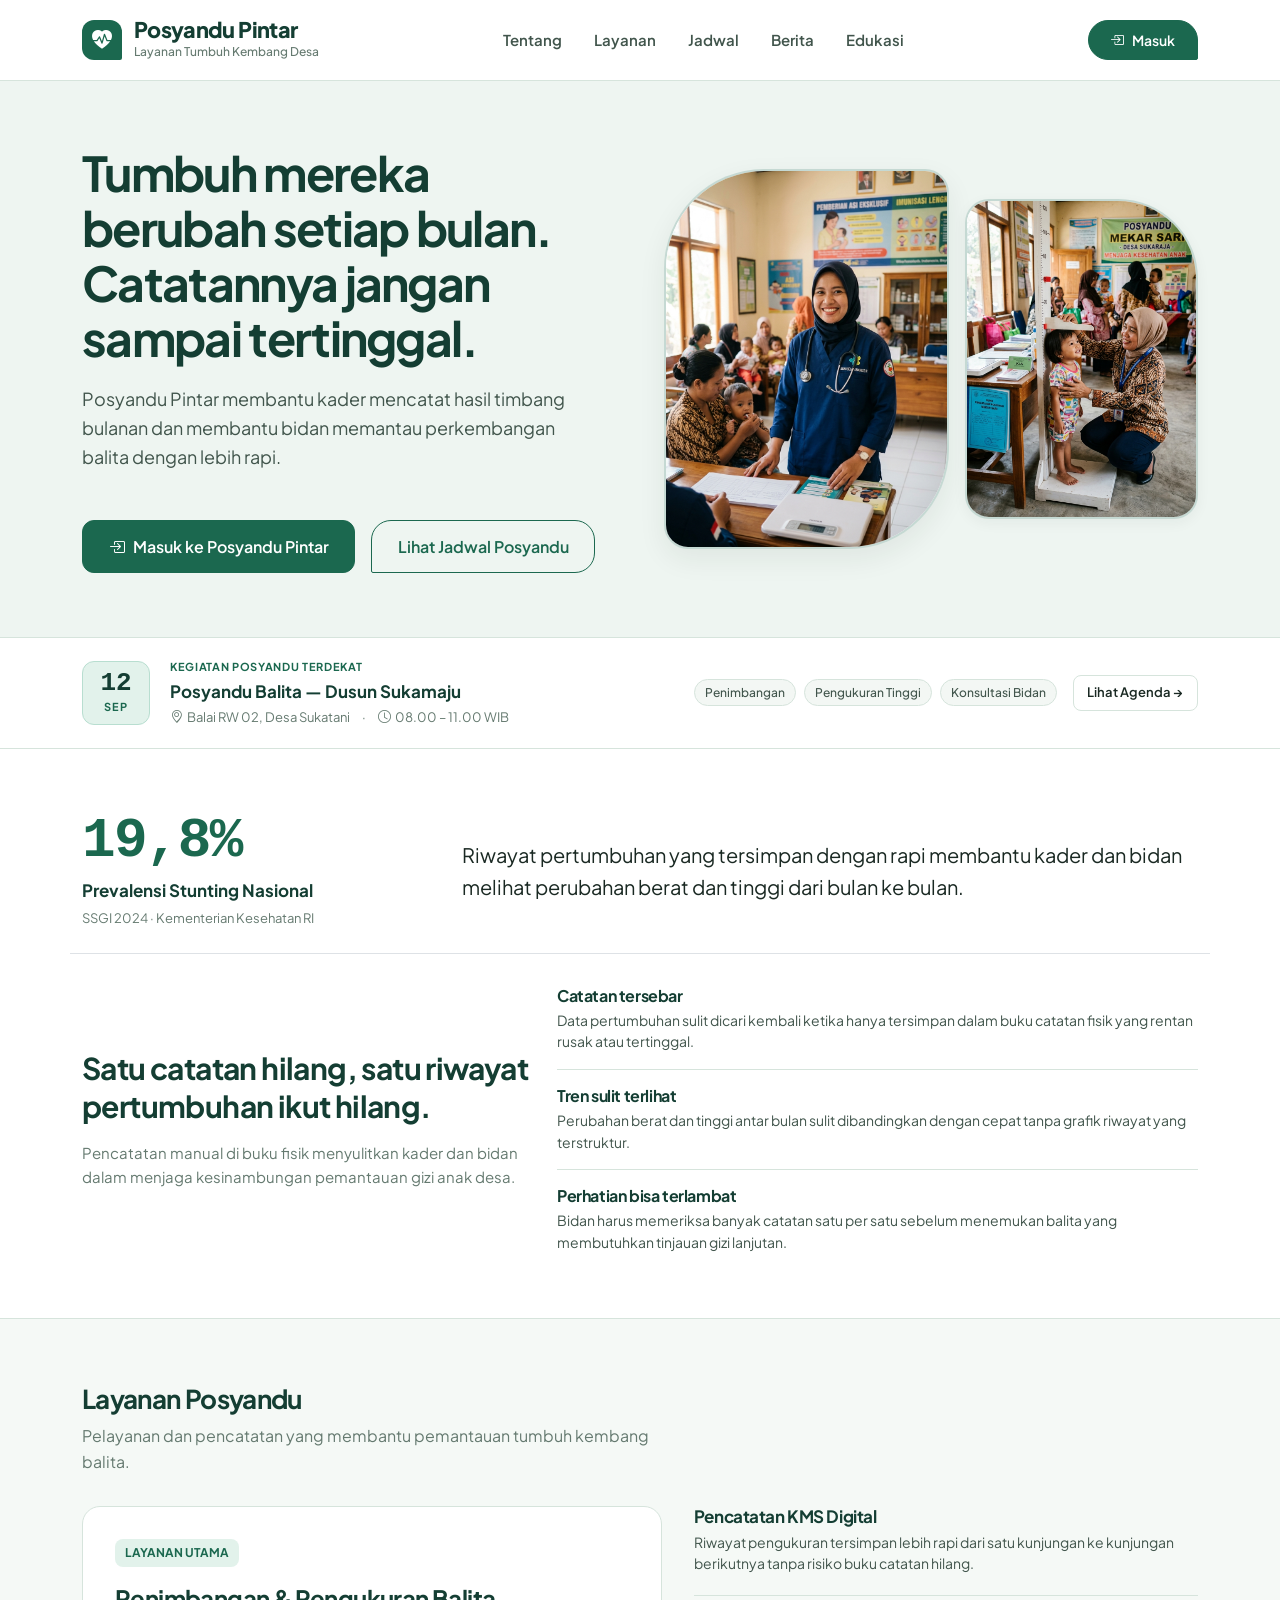
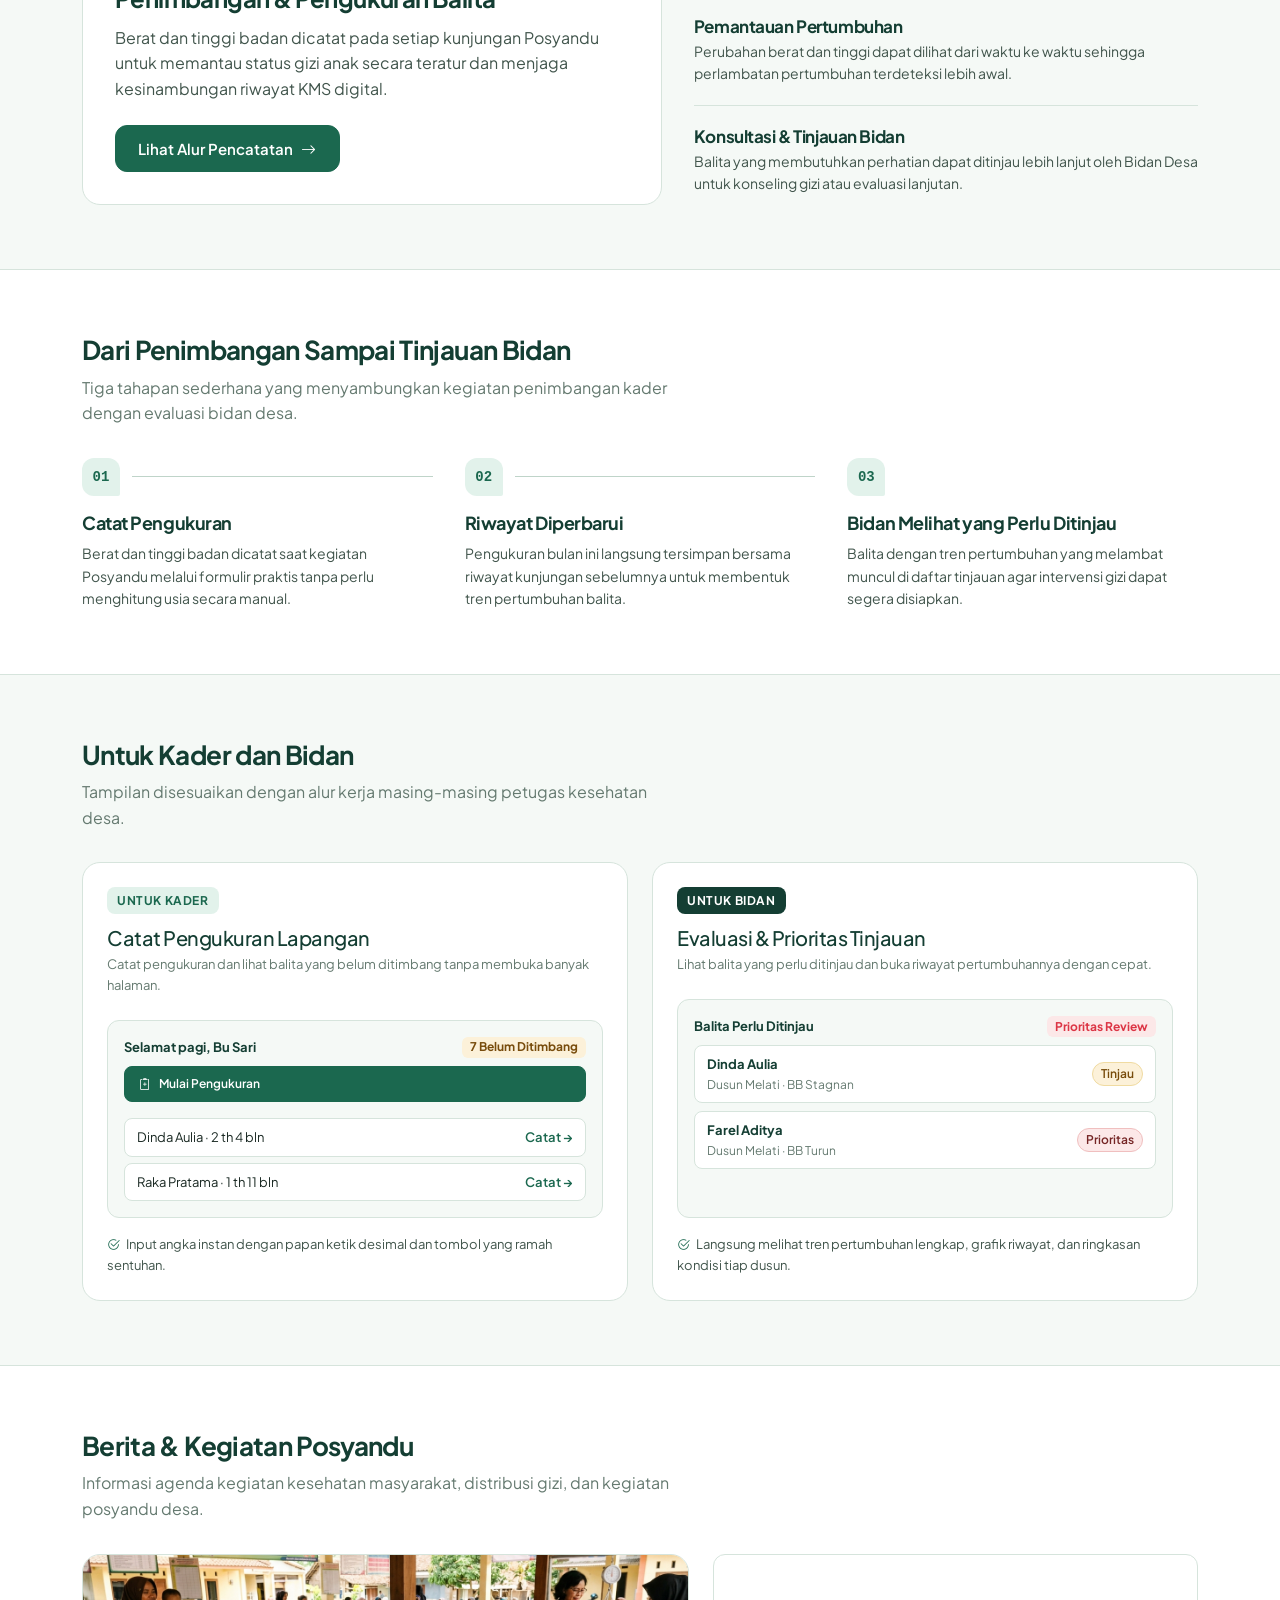
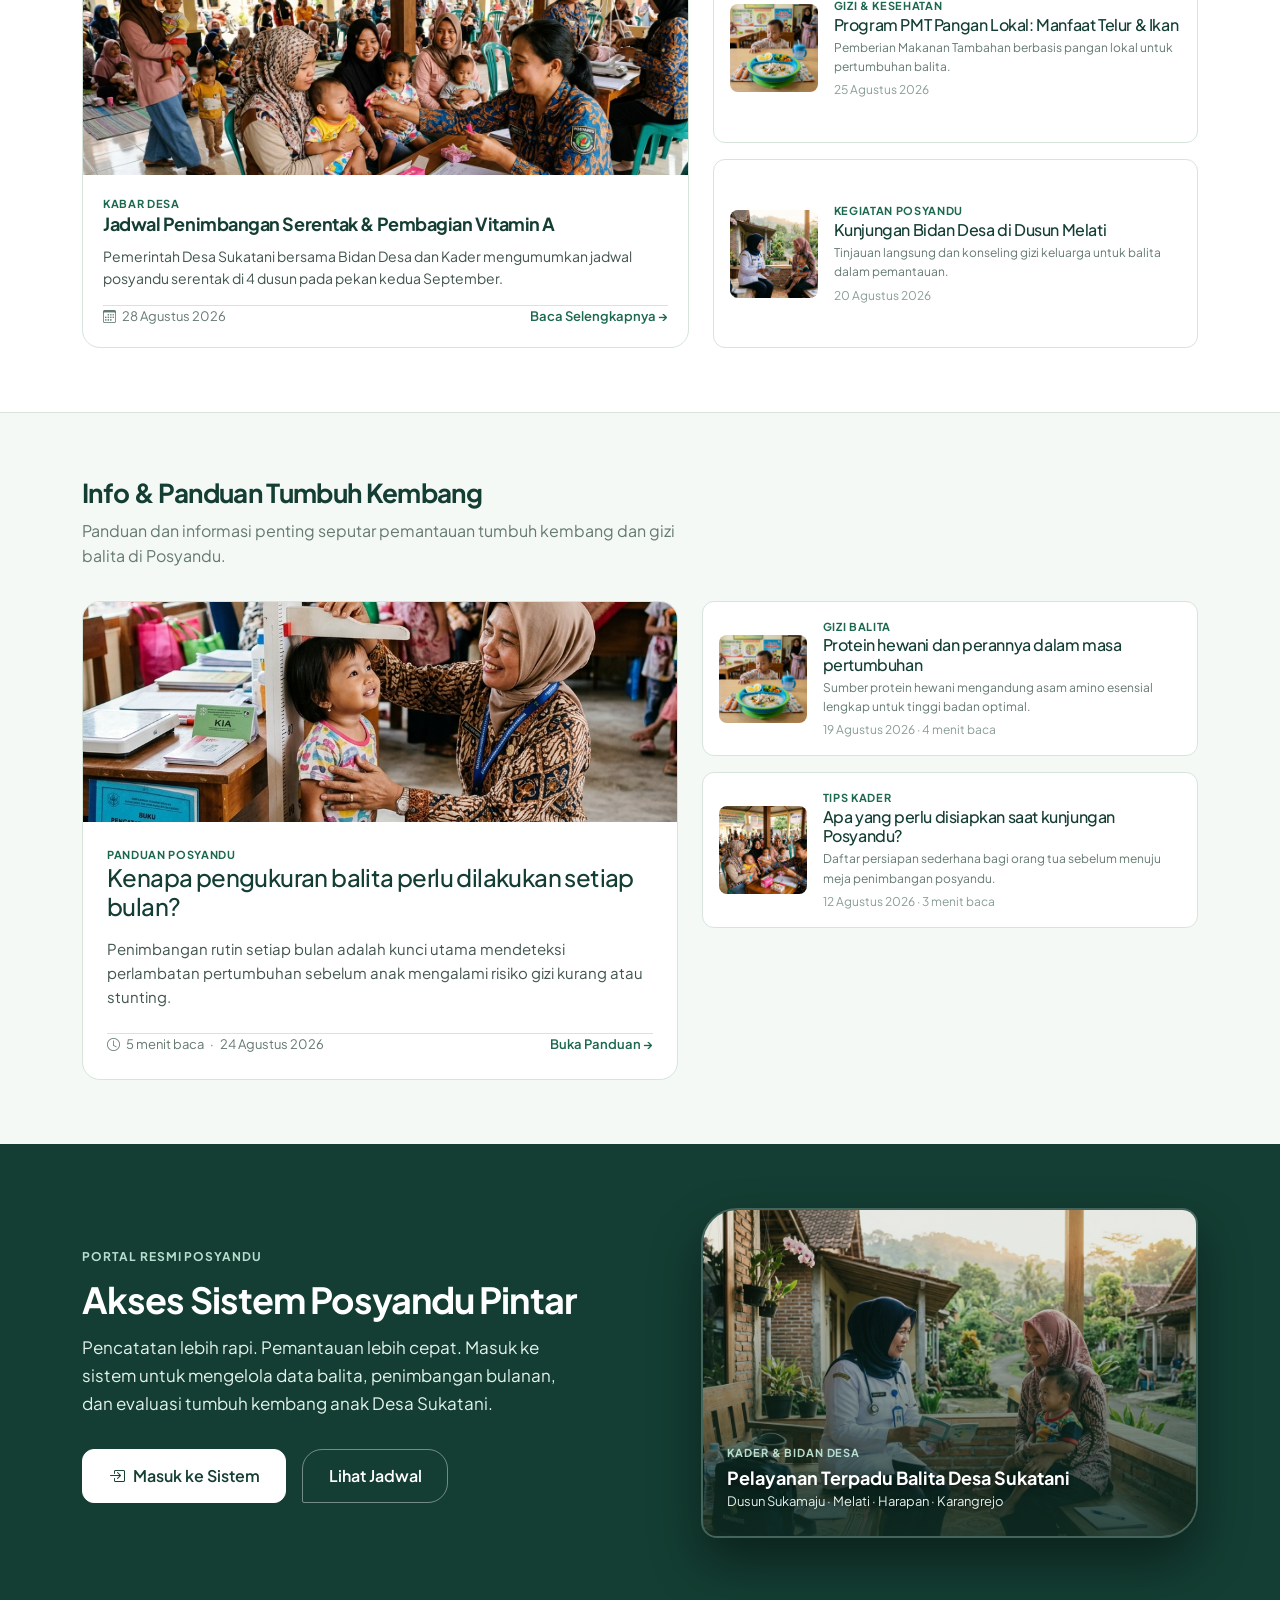
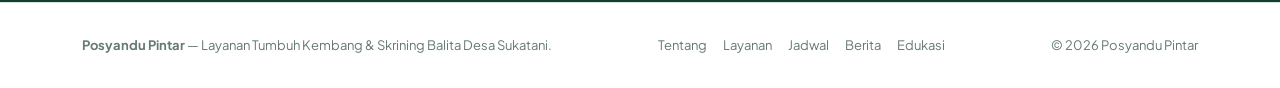
<file: index.html>
<!DOCTYPE html>
<html lang="id">
<head>
  <meta charset="UTF-8">
  <meta name="viewport" content="width=device-width, initial-scale=1.0">
  <title>Posyandu Pintar — Layanan Tumbuh Kembang &amp; Skrining Balita Desa</title>
  <meta name="description" content="Sistem digital pencatatan tumbuh kembang balita dan pemantauan pertumbuhan untuk Posyandu desa.">

  <link rel="stylesheet" href="https://cdn.jsdelivr.net/npm/bootstrap@5.3.3/dist/css/bootstrap.min.css">
  <link rel="stylesheet" href="https://cdn.jsdelivr.net/npm/bootstrap-icons@1.11.3/font/bootstrap-icons.min.css">

  <link rel="stylesheet" href="assets/css/tokens.css">
  <link rel="stylesheet" href="assets/css/base.css">
  <link rel="stylesheet" href="assets/css/layout.css">
  <link rel="stylesheet" href="assets/css/components.css">
  <link rel="stylesheet" href="assets/css/pages.css">
  <link rel="stylesheet" href="assets/css/responsive.css">
</head>
<body>

  <header class="landing-nav">
    <div class="container">
      <div class="landing-nav-inner">
        <a href="index.html" class="landing-brand">
          <div class="brand-icon">
            <i class="bi bi-heart-pulse-fill"></i>
          </div>
          <div>
            <span class="brand-title">Posyandu Pintar</span>
            <span class="brand-subtitle">Layanan Tumbuh Kembang Desa</span>
          </div>
        </a>

        <nav aria-label="Navigasi Utama">
          <ul class="landing-menu">
            <li><a href="#tentang">Tentang</a></li>
            <li><a href="#layanan">Layanan</a></li>
            <li><a href="#jadwal">Jadwal</a></li>
            <li><a href="#berita">Berita</a></li>
            <li><a href="#edukasi">Edukasi</a></li>
          </ul>
        </nav>

        <div>
          <a href="login.html" class="btn-posyandu-nav">
            <i class="bi bi-box-arrow-in-right"></i> Masuk
          </a>
        </div>
      </div>
    </div>
  </header>

  <main>
    <section class="hero-section" id="tentang">
      <div class="container">
        <div class="row align-items-center g-4 g-lg-5">
          <div class="col-lg-6">
            <h1 class="hero-title">
              Tumbuh mereka berubah setiap bulan. Catatannya jangan sampai tertinggal.
            </h1>
            <p class="hero-desc">
              Posyandu Pintar membantu kader mencatat hasil timbang bulanan dan membantu bidan memantau perkembangan balita dengan lebih rapi.
            </p>

            <div class="hero-cta-group">
              <a href="login.html" class="btn-posyandu-primary btn-lg">
                <i class="bi bi-box-arrow-in-right"></i> Masuk ke Posyandu Pintar
              </a>
              <a href="#jadwal" class="btn-posyandu-outline btn-lg">
                Lihat Jadwal Posyandu
              </a>
            </div>
          </div>

          <div class="col-lg-6">
            <div class="hero-media-wrapper">
              <div class="hero-photo-main">
                <img src="assets/images/hero_bidan.jpg" alt="Bidan Desa Sukatani">
              </div>
              <div class="hero-photo-secondary">
                <img src="assets/images/hero_timbang.jpg" alt="Penimbangan Balita di Posyandu">
              </div>
            </div>
          </div>
        </div>
      </div>
    </section>

    <section class="info-kegiatan-band" id="jadwal">
      <div class="container">
        <div class="kegiatan-wrapper">
          <div class="kegiatan-main-info">
            <div class="kegiatan-date-badge">
              <span class="kegiatan-date-num">12</span>
              <span class="kegiatan-date-month">SEP</span>
            </div>
            <div>
              <div class="kegiatan-tag">Kegiatan Posyandu Terdekat</div>
              <div class="kegiatan-title">Posyandu Balita — Dusun Sukamaju</div>
              <div class="kegiatan-meta">
                <span><i class="bi bi-geo-alt me-1"></i>Balai RW 02, Desa Sukatani</span>
                <span>·</span>
                <span><i class="bi bi-clock me-1"></i>08.00 – 11.00 WIB</span>
              </div>
            </div>
          </div>

          <div class="d-flex align-items-center gap-3 flex-wrap">
            <div class="kegiatan-services">
              <span class="kegiatan-service-pill">Penimbangan</span>
              <span class="kegiatan-service-pill">Pengukuran Tinggi</span>
              <span class="kegiatan-service-pill">Konsultasi Bidan</span>
            </div>
            <a href="#berita" class="btn-posyandu-secondary btn-sm">
              Lihat Agenda &rarr;
            </a>
          </div>
        </div>
      </div>
    </section>

    <section class="context-section">
      <div class="container">
        <div class="row align-items-center g-4 pb-4 mb-4 border-bottom">
          <div class="col-md-4 text-md-start text-center">
            <div class="stat-callout-number">19,8%</div>
            <div class="stat-callout-label">Prevalensi Stunting Nasional</div>
            <div class="stat-callout-source">SSGI 2024 · Kementerian Kesehatan RI</div>
          </div>
          <div class="col-md-8">
            <p class="fs-5 text-ink-900 mb-0 font-medium" style="line-height: 1.6;">
              Riwayat pertumbuhan yang tersimpan dengan rapi membantu kader dan bidan melihat perubahan berat dan tinggi dari bulan ke bulan.
            </p>
          </div>
        </div>

        <div class="row g-4 align-items-center pt-2">
          <div class="col-lg-5 problem-editorial-left">
            <h2 class="text-forest">
              Satu catatan hilang, satu riwayat pertumbuhan ikut hilang.
            </h2>
            <p class="text-ink-500 mt-3 mb-0">
              Pencatatan manual di buku fisik menyulitkan kader dan bidan dalam menjaga kesinambungan pemantauan gizi anak desa.
            </p>
          </div>

          <div class="col-lg-7">
            <div class="problem-editorial-list">
              <div class="problem-editorial-item">
                <h4>Catatan tersebar</h4>
                <p>Data pertumbuhan sulit dicari kembali ketika hanya tersimpan dalam buku catatan fisik yang rentan rusak atau tertinggal.</p>
              </div>

              <div class="problem-editorial-item">
                <h4>Tren sulit terlihat</h4>
                <p>Perubahan berat dan tinggi antar bulan sulit dibandingkan dengan cepat tanpa grafik riwayat yang terstruktur.</p>
              </div>

              <div class="problem-editorial-item">
                <h4>Perhatian bisa terlambat</h4>
                <p>Bidan harus memeriksa banyak catatan satu per satu sebelum menemukan balita yang membutuhkan tinjauan gizi lanjutan.</p>
              </div>
            </div>
          </div>
        </div>
      </div>
    </section>

    <section class="layanan-section" id="layanan">
      <div class="container">
        <div class="section-header">
          <h2>Layanan Posyandu</h2>
          <p>Pelayanan dan pencatatan yang membantu pemantauan tumbuh kembang balita.</p>
        </div>

        <div class="layanan-split-layout">
          <div class="layanan-featured-panel">
            <div>
              <span class="layanan-badge-label">Layanan Utama</span>
              <h3>Penimbangan &amp; Pengukuran Balita</h3>
              <p>
                Berat dan tinggi badan dicatat pada setiap kunjungan Posyandu untuk memantau status gizi anak secara teratur dan menjaga kesinambungan riwayat KMS digital.
              </p>
            </div>
            <div>
              <a href="login.html" class="btn-posyandu-primary">
                Lihat Alur Pencatatan <i class="bi bi-arrow-right"></i>
              </a>
            </div>
          </div>

          <div class="layanan-editorial-list">
            <div class="layanan-editorial-item">
              <h4>Pencatatan KMS Digital</h4>
              <p>Riwayat pengukuran tersimpan lebih rapi dari satu kunjungan ke kunjungan berikutnya tanpa risiko buku catatan hilang.</p>
            </div>

            <div class="layanan-editorial-item">
              <h4>Pemantauan Pertumbuhan</h4>
              <p>Perubahan berat dan tinggi dapat dilihat dari waktu ke waktu sehingga perlambatan pertumbuhan terdeteksi lebih awal.</p>
            </div>

            <div class="layanan-editorial-item">
              <h4>Konsultasi &amp; Tinjauan Bidan</h4>
              <p>Balita yang membutuhkan perhatian dapat ditinjau lebih lanjut oleh Bidan Desa untuk konseling gizi atau evaluasi lanjutan.</p>
            </div>
          </div>
        </div>
      </div>
    </section>

    <section class="how-section" id="cara-kerja">
      <div class="container">
        <div class="section-header">
          <h2>Dari Penimbangan Sampai Tinjauan Bidan</h2>
          <p>Tiga tahapan sederhana yang menyambungkan kegiatan penimbangan kader dengan evaluasi bidan desa.</p>
        </div>

        <div class="alur-flow-container">
          <div class="alur-step-item">
            <div class="alur-step-header">
              <div class="alur-step-num">01</div>
              <div class="alur-step-line"></div>
            </div>
            <h3>Catat Pengukuran</h3>
            <p>Berat dan tinggi badan dicatat saat kegiatan Posyandu melalui formulir praktis tanpa perlu menghitung usia secara manual.</p>
          </div>

          <div class="alur-step-item">
            <div class="alur-step-header">
              <div class="alur-step-num">02</div>
              <div class="alur-step-line"></div>
            </div>
            <h3>Riwayat Diperbarui</h3>
            <p>Pengukuran bulan ini langsung tersimpan bersama riwayat kunjungan sebelumnya untuk membentuk tren pertumbuhan balita.</p>
          </div>

          <div class="alur-step-item">
            <div class="alur-step-header">
              <div class="alur-step-num">03</div>
              <div class="alur-step-line"></div>
            </div>
            <h3>Bidan Melihat yang Perlu Ditinjau</h3>
            <p>Balita dengan tren pertumbuhan yang melambat muncul di daftar tinjauan agar intervensi gizi dapat segera disiapkan.</p>
          </div>
        </div>
      </div>
    </section>

    <section class="experience-section">
      <div class="container">
        <div class="section-header">
          <h2>Untuk Kader dan Bidan</h2>
          <p>Tampilan disesuaikan dengan alur kerja masing-masing petugas kesehatan desa.</p>
        </div>

        <div class="experience-grid">
          <div class="experience-card">
            <div>
              <span class="experience-badge experience-badge-kader">Untuk Kader</span>
              <h3 class="h5 text-forest mb-1">Catat Pengukuran Lapangan</h3>
              <p class="font-sm text-ink-500 mb-2">Catat pengukuran dan lihat balita yang belum ditimbang tanpa membuka banyak halaman.</p>
            </div>

            <div class="mini-mock-screen">
              <div class="d-flex justify-content-between align-items-center mb-2">
                <span class="fw-bold font-sm text-forest">Selamat pagi, Bu Sari</span>
                <span class="badge bg-warning-soft text-warning-text border-warning-border font-xs">7 Belum Ditimbang</span>
              </div>
              <div class="btn-posyandu-primary btn-sm w-100 mb-3 justify-content-start font-xs py-1">
                <i class="bi bi-clipboard2-plus"></i> Mulai Pengukuran
              </div>
              <div class="mini-mock-row">
                <span>Dinda Aulia · 2 th 4 bln</span>
                <span class="text-green-brand font-semibold">Catat &rarr;</span>
              </div>
              <div class="mini-mock-row">
                <span>Raka Pratama · 1 th 11 bln</span>
                <span class="text-green-brand font-semibold">Catat &rarr;</span>
              </div>
            </div>

            <p class="font-sm text-ink-700 mb-0">
              <i class="bi bi-check2-circle text-green-brand me-1"></i> Input angka instan dengan papan ketik desimal dan tombol yang ramah sentuhan.
            </p>
          </div>

          <div class="experience-card">
            <div>
              <span class="experience-badge experience-badge-bidan">Untuk Bidan</span>
              <h3 class="h5 text-forest mb-1">Evaluasi &amp; Prioritas Tinjauan</h3>
              <p class="font-sm text-ink-500 mb-2">Lihat balita yang perlu ditinjau dan buka riwayat pertumbuhannya dengan cepat.</p>
            </div>

            <div class="mini-mock-screen">
              <div class="d-flex justify-content-between align-items-center mb-2">
                <span class="fw-bold font-sm text-forest">Balita Perlu Ditinjau</span>
                <span class="badge bg-danger-soft text-danger border-danger-border font-xs">Prioritas Review</span>
              </div>
              <div class="mini-mock-row mb-2">
                <div>
                  <div class="fw-bold text-forest">Dinda Aulia</div>
                  <div class="font-xs text-ink-500">Dusun Melati · BB Stagnan</div>
                </div>
                <span class="status-badge status-badge-pemantauan py-1 px-2 font-xs">Tinjau</span>
              </div>
              <div class="mini-mock-row">
                <div>
                  <div class="fw-bold text-forest">Farel Aditya</div>
                  <div class="font-xs text-ink-500">Dusun Melati · BB Turun</div>
                </div>
                <span class="status-badge status-badge-prioritas py-1 px-2 font-xs">Prioritas</span>
              </div>
            </div>

            <p class="font-sm text-ink-700 mb-0">
              <i class="bi bi-check2-circle text-green-brand me-1"></i> Langsung melihat tren pertumbuhan lengkap, grafik riwayat, dan ringkasan kondisi tiap dusun.
            </p>
          </div>
        </div>
      </div>
    </section>

    <section class="berita-section" id="berita">
      <div class="container">
        <div class="section-header">
          <h2>Berita &amp; Kegiatan Posyandu</h2>
          <p>Informasi agenda kegiatan kesehatan masyarakat, distribusi gizi, dan kegiatan posyandu desa.</p>
        </div>

        <div class="berita-editorial-grid">
          <a href="pages/shared/detail-berita.html?id=news_01" class="berita-featured-card" aria-label="Baca berita jadwal penimbangan serentak">
            <div class="berita-featured-img">
              <img src="assets/images/berita_vitamin_a.jpg" alt="Jadwal Penimbangan Posyandu">
            </div>
            <div class="berita-featured-body">
              <div class="berita-category-tag">KABAR DESA</div>
              <h4>Jadwal Penimbangan Serentak &amp; Pembagian Vitamin A</h4>
              <p>Pemerintah Desa Sukatani bersama Bidan Desa dan Kader mengumumkan jadwal posyandu serentak di 4 dusun pada pekan kedua September.</p>
              <div class="berita-meta">
                <i class="bi bi-calendar3"></i>
                <span>28 Agustus 2026</span>
                <span class="ms-auto text-green-brand fw-semibold">Baca Selengkapnya &rarr;</span>
              </div>
            </div>
          </a>

          <div class="berita-secondary-list">
            <a href="pages/shared/detail-berita.html?id=news_02" class="berita-secondary-card" aria-label="Baca berita program PMT pangan lokal">
              <div class="berita-sec-thumbnail">
                <img src="assets/images/berita_pmt_gizi.jpg" alt="Program PMT Pangan Lokal">
              </div>
              <div class="flex-grow-1">
                <div class="berita-category-tag">GIZI &amp; KESEHATAN</div>
                <h5 class="text-forest h6 mb-1">Program PMT Pangan Lokal: Manfaat Telur &amp; Ikan</h5>
                <p class="font-xs text-ink-500 mb-1">Pemberian Makanan Tambahan berbasis pangan lokal untuk pertumbuhan balita.</p>
                <div class="font-xs text-ink-400">25 Agustus 2026</div>
              </div>
            </a>

            <a href="pages/shared/detail-berita.html?id=news_03" class="berita-secondary-card" aria-label="Baca berita kunjungan bidan desa">
              <div class="berita-sec-thumbnail">
                <img src="assets/images/berita_kunjungan_bidan.jpg" alt="Kunjungan Bidan Desa">
              </div>
              <div class="flex-grow-1">
                <div class="berita-category-tag">KEGIATAN POSYANDU</div>
                <h5 class="text-forest h6 mb-1">Kunjungan Bidan Desa di Dusun Melati</h5>
                <p class="font-xs text-ink-500 mb-1">Tinjauan langsung dan konseling gizi keluarga untuk balita dalam pemantauan.</p>
                <div class="font-xs text-ink-400">20 Agustus 2026</div>
              </div>
            </a>
          </div>
        </div>
      </div>
    </section>

    <section class="edukasi-section" id="edukasi">
      <div class="container">
        <div class="section-header">
          <h2>Info &amp; Panduan Tumbuh Kembang</h2>
          <p>Panduan dan informasi penting seputar pemantauan tumbuh kembang dan gizi balita di Posyandu.</p>
        </div>

        <div class="edukasi-grid">
          <a href="pages/shared/detail-berita.html?id=art_01" class="edukasi-featured-card" aria-label="Buka panduan kenapa pengukuran balita perlu dilakukan setiap bulan">
            <div style="height: 220px; overflow: hidden; background-color: var(--surface-soft);">
              <img src="assets/images/hero_timbang.jpg" alt="Penimbangan Bulanan Balita" class="w-100 h-100 object-fit-cover">
            </div>
            <div class="edukasi-featured-body">
              <div class="berita-category-tag">PANDUAN POSYANDU</div>
              <h3 class="h4 text-forest mb-3">
                Kenapa pengukuran balita perlu dilakukan setiap bulan?
              </h3>
              <p class="text-ink-700 mb-4">
                Penimbangan rutin setiap bulan adalah kunci utama mendeteksi perlambatan pertumbuhan sebelum anak mengalami risiko gizi kurang atau stunting.
              </p>
              <div class="berita-meta mt-auto">
                <i class="bi bi-clock"></i>
                <span>5 menit baca</span>
                <span>·</span>
                <span>24 Agustus 2026</span>
                <span class="text-green-brand fw-semibold ms-auto">Buka Panduan &rarr;</span>
              </div>
            </div>
          </a>

          <div class="edukasi-secondary-list">
            <a href="pages/shared/detail-berita.html?id=art_02" class="edukasi-secondary-card" aria-label="Buka artikel protein hewani dan perannya dalam masa pertumbuhan">
              <div class="edukasi-sec-img">
                <img src="assets/images/berita_pmt_gizi.jpg" alt="Protein Hewani Balita">
              </div>
              <div>
                <div class="berita-category-tag">GIZI BALITA</div>
                <h4 class="text-forest h6 mb-1">Protein hewani dan perannya dalam masa pertumbuhan</h4>
                <p class="font-xs text-ink-500 mb-1">Sumber protein hewani mengandung asam amino esensial lengkap untuk tinggi badan optimal.</p>
                <div class="font-xs text-ink-400">19 Agustus 2026 · 4 menit baca</div>
              </div>
            </a>

            <a href="pages/shared/detail-berita.html?id=art_03" class="edukasi-secondary-card" aria-label="Buka artikel apa yang perlu disiapkan saat kunjungan Posyandu">
              <div class="edukasi-sec-img">
                <img src="assets/images/berita_vitamin_a.jpg" alt="Persiapan Kunjungan Posyandu">
              </div>
              <div>
                <div class="berita-category-tag">TIPS KADER</div>
                <h4 class="text-forest h6 mb-1">Apa yang perlu disiapkan saat kunjungan Posyandu?</h4>
                <p class="font-xs text-ink-500 mb-1">Daftar persiapan sederhana bagi orang tua sebelum menuju meja penimbangan posyandu.</p>
                <div class="font-xs text-ink-400">12 Agustus 2026 · 3 menit baca</div>
              </div>
            </a>
          </div>
        </div>
      </div>
    </section>

    <section class="akses-sistem-section">
      <div class="container">
        <div class="akses-grid">
          <div class="akses-text-content">
            <span class="akses-badge">PORTAL RESMI POSYANDU</span>
            <h2>Akses Sistem Posyandu Pintar</h2>
            <p>
              Pencatatan lebih rapi. Pemantauan lebih cepat. Masuk ke sistem untuk mengelola data balita, penimbangan bulanan, dan evaluasi tumbuh kembang anak Desa Sukatani.
            </p>
            <div class="d-flex align-items-center gap-3 flex-wrap">
              <a href="login.html" class="btn-posyandu-primary btn-lg" style="background-color: #fff; color: var(--forest-900); border-color: #fff;">
                <i class="bi bi-box-arrow-in-right"></i> Masuk ke Sistem
              </a>
              <a href="#jadwal" class="btn-posyandu-outline btn-lg" style="color: #fff; border-color: rgba(255,255,255,0.4);">
                Lihat Jadwal
              </a>
            </div>
          </div>

          <div class="akses-image-wrapper">
            <div class="akses-image-card">
              <img src="assets/images/berita_kunjungan_bidan.jpg" alt="Petugas Posyandu Desa Sukatani">
              <div class="akses-image-overlay">
                <div class="akses-overlay-badge">Kader &amp; Bidan Desa</div>
                <div class="akses-overlay-title">Pelayanan Terpadu Balita Desa Sukatani</div>
                <div class="akses-overlay-sub">Dusun Sukamaju · Melati · Harapan · Karangrejo</div>
              </div>
            </div>
          </div>
        </div>
      </div>
    </section>
  </main>

  <footer class="portal-footer">
    <div class="container">
      <div class="d-flex flex-column flex-md-row align-items-center justify-content-between gap-3">
        <div>
          <strong>Posyandu Pintar</strong> — Layanan Tumbuh Kembang &amp; Skrining Balita Desa Sukatani.
        </div>
        <div class="d-flex gap-3 font-sm">
          <a href="#tentang" class="text-ink-500">Tentang</a>
          <a href="#layanan" class="text-ink-500">Layanan</a>
          <a href="#jadwal" class="text-ink-500">Jadwal</a>
          <a href="#berita" class="text-ink-500">Berita</a>
          <a href="#edukasi" class="text-ink-500">Edukasi</a>
        </div>
        <div class="text-muted-posyandu">
          &copy; 2026 Posyandu Pintar
        </div>
      </div>
    </div>
  </footer>

  <script src="https://cdn.jsdelivr.net/npm/bootstrap@5.3.3/dist/js/bootstrap.bundle.min.js"></script>
  <script src="assets/js/storage.js"></script>
  <script src="assets/js/mock-data.js"></script>
</body>
</html>
</file>
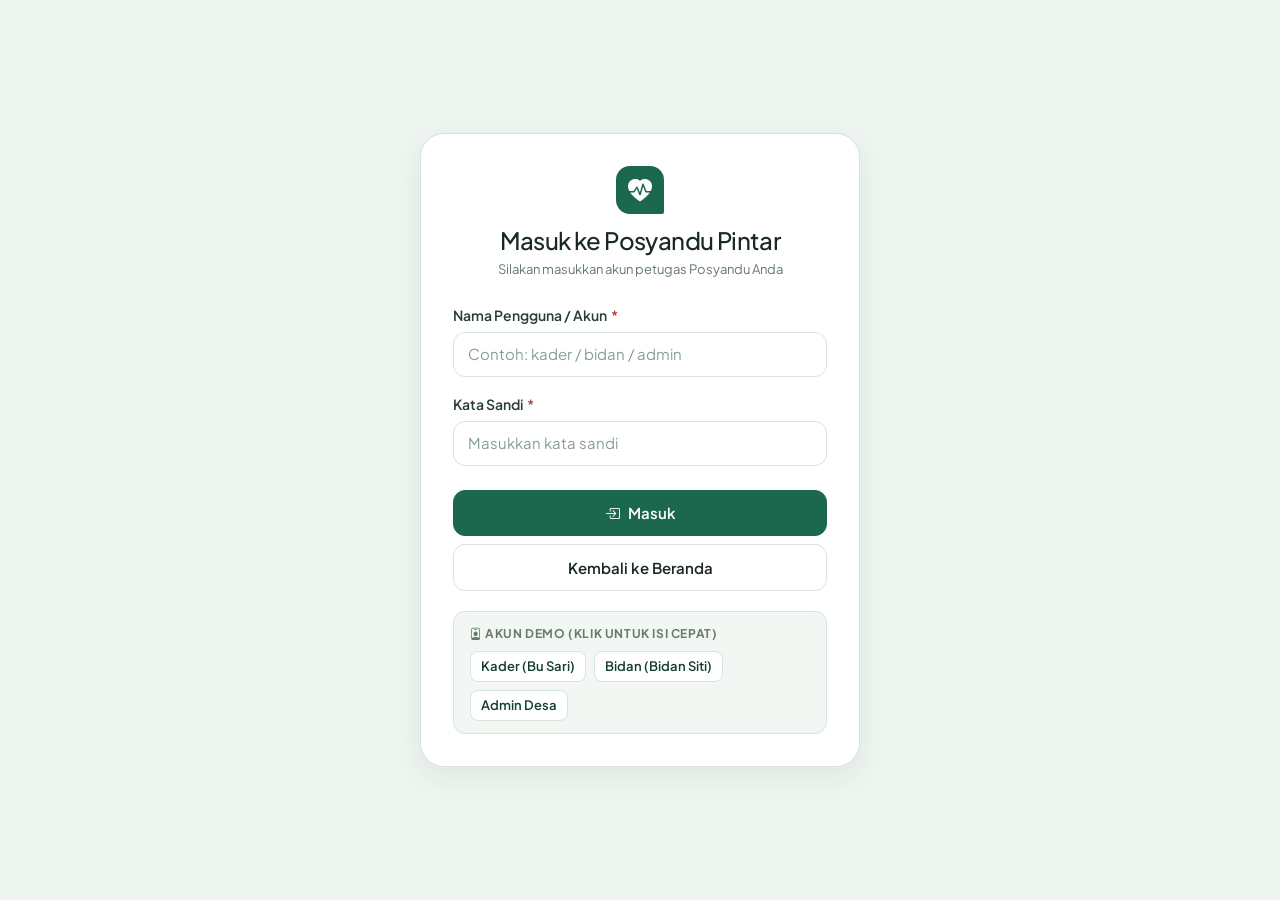
<file: login.html>
<!DOCTYPE html>
<html lang="id">
<head>
  <meta charset="UTF-8">
  <meta name="viewport" content="width=device-width, initial-scale=1.0">
  <title>Masuk — Posyandu Pintar</title>
  <meta name="description" content="Halaman masuk Posyandu Pintar untuk Kader, Bidan, dan Admin Posyandu Desa.">

  <link rel="stylesheet" href="https://cdn.jsdelivr.net/npm/bootstrap@5.3.3/dist/css/bootstrap.min.css">
  <link rel="stylesheet" href="https://cdn.jsdelivr.net/npm/bootstrap-icons@1.11.3/font/bootstrap-icons.min.css">

  <link rel="stylesheet" href="assets/css/tokens.css">
  <link rel="stylesheet" href="assets/css/base.css">
  <link rel="stylesheet" href="assets/css/layout.css">
  <link rel="stylesheet" href="assets/css/components.css">
  <link rel="stylesheet" href="assets/css/pages.css">
  <link rel="stylesheet" href="assets/css/responsive.css">
</head>
<body class="login-body">

  <div class="login-card">
    <div class="login-header">
      <a href="index.html" class="d-inline-block text-decoration-none">
        <div class="login-logo">
          <i class="bi bi-heart-pulse-fill"></i>
        </div>
      </a>
      <h2 class="h4 mb-1">Masuk ke Posyandu Pintar</h2>
      <p class="text-ink-500 font-sm mb-0">Silakan masukkan akun petugas Posyandu Anda</p>
    </div>

    <div id="loginAlert" class="alert alert-danger font-sm py-2 px-3 mb-3" style="display: none; border-radius: var(--radius-md);"></div>

    <form id="loginForm">
      <div class="mb-3">
        <label for="inputUsername" class="form-label">
          Nama Pengguna / Akun <span class="required-mark">*</span>
        </label>
        <input 
          type="text" 
          id="inputUsername" 
          class="form-control-posyandu" 
          placeholder="Contoh: kader / bidan / admin" 
          autocomplete="username" 
          required
        >
      </div>

      <div class="mb-4">
        <label for="inputPassword" class="form-label">
          Kata Sandi <span class="required-mark">*</span>
        </label>
        <input 
          type="password" 
          id="inputPassword" 
          class="form-control-posyandu" 
          placeholder="Masukkan kata sandi" 
          autocomplete="current-password" 
          required
        >
      </div>

      <button type="submit" id="btnSubmitLogin" class="btn-posyandu-primary w-100 mb-2">
        <i class="bi bi-box-arrow-in-right"></i> Masuk
      </button>

      <a href="index.html" class="btn-posyandu-secondary w-100">
        Kembali ke Beranda
      </a>
    </form>

    <div class="demo-account-box">
      <div class="demo-account-title">
        <i class="bi bi-person-badge"></i> Akun Demo (Klik untuk isi cepat)
      </div>
      <div class="demo-chips">
        <button type="button" class="demo-chip js-demo-chip" data-user="kader" data-pass="123">
          Kader (Bu Sari)
        </button>
        <button type="button" class="demo-chip js-demo-chip" data-user="bidan" data-pass="123">
          Bidan (Bidan Siti)
        </button>
        <button type="button" class="demo-chip js-demo-chip" data-user="admin" data-pass="123">
          Admin Desa
        </button>
      </div>
    </div>
  </div>

  <script src="assets/js/storage.js"></script>
  <script src="assets/js/mock-data.js"></script>
  <script src="assets/js/components/toast.js"></script>
  <script src="assets/js/components/dialog.js"></script>
  <script src="assets/js/services/auth-service.js"></script>
  <script src="assets/js/pages/login.js"></script>
</body>
</html>
</file>
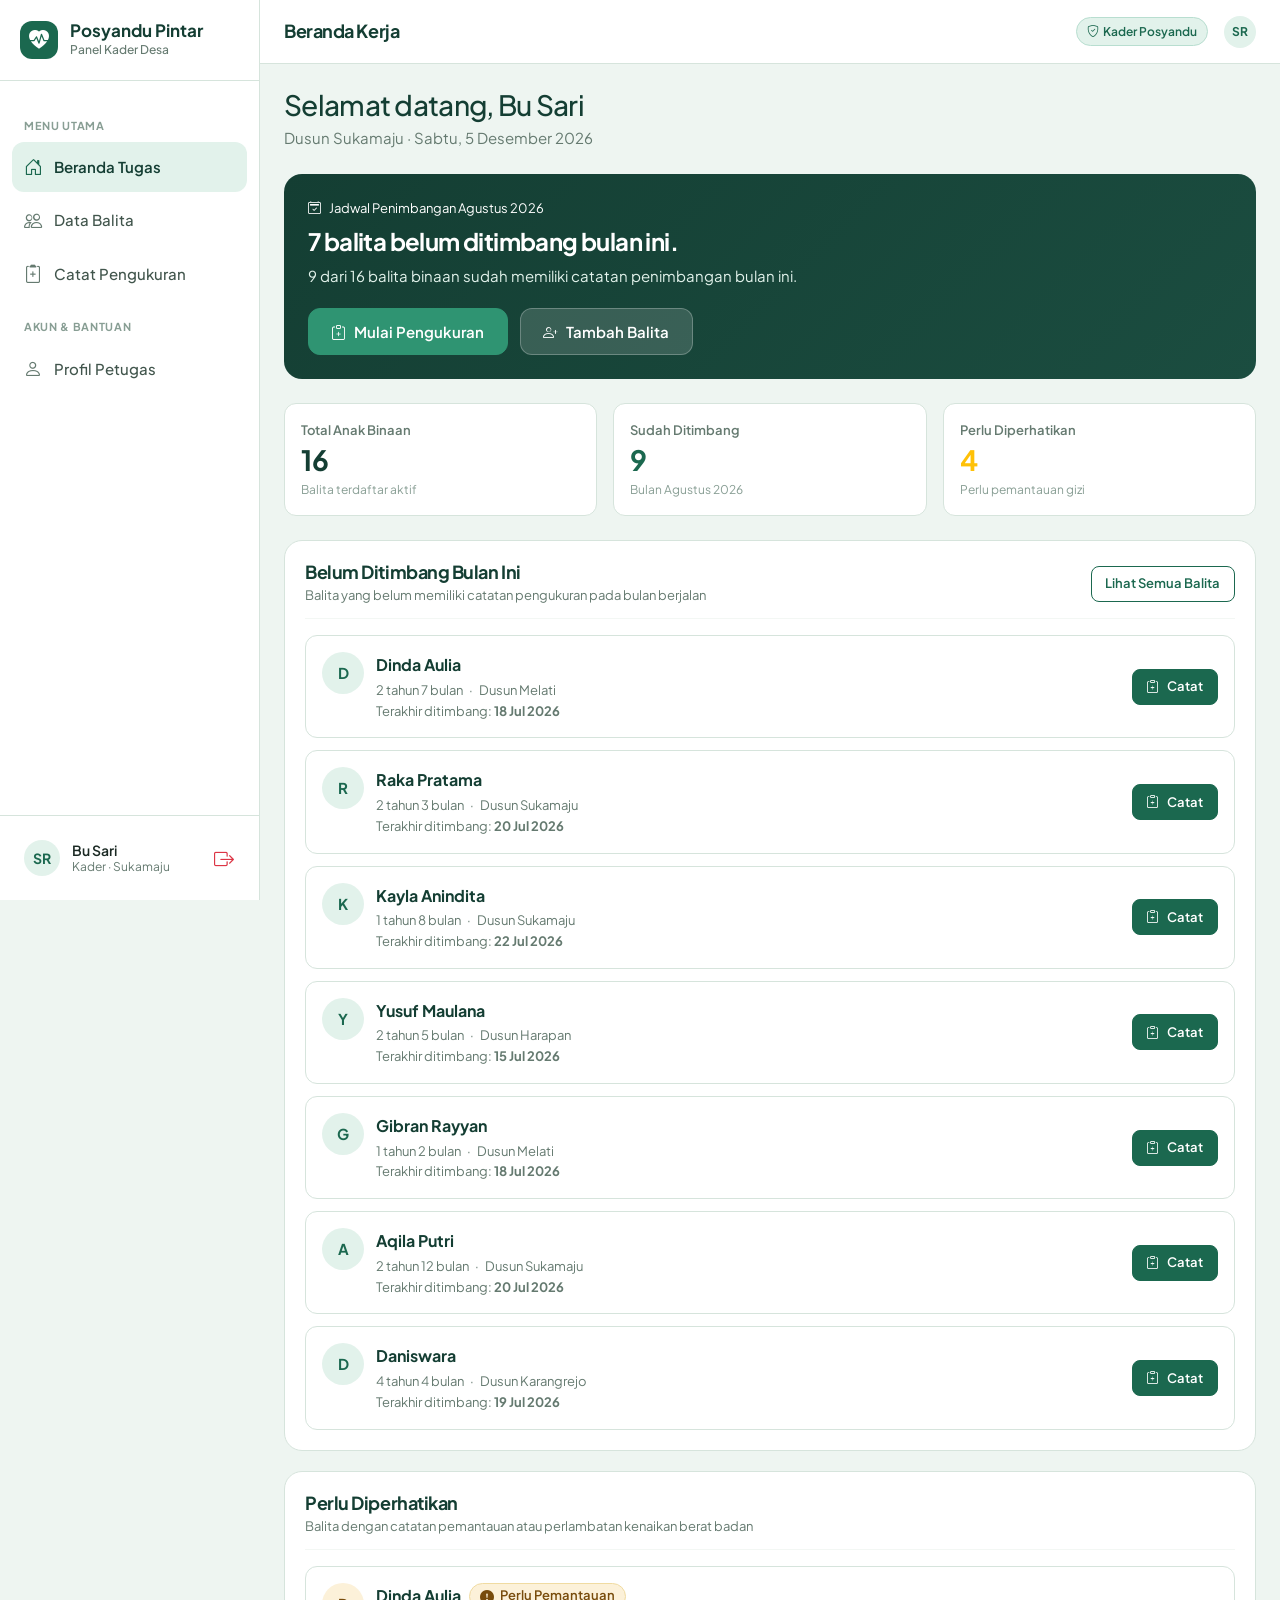
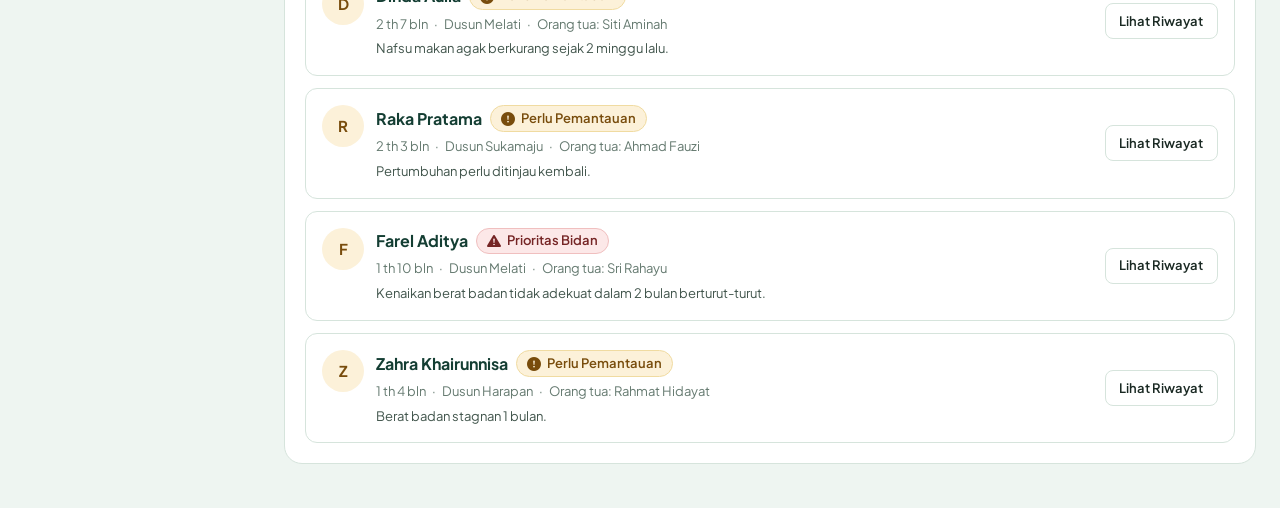
<file: pages/admin/dashboard.html>
<!DOCTYPE html>
<html lang="id">
<head>
  <meta charset="UTF-8">
  <meta name="viewport" content="width=device-width, initial-scale=1.0">
  <title>Dasbor Admin — Posyandu Pintar</title>

  <link rel="stylesheet" href="https://cdn.jsdelivr.net/npm/bootstrap@5.3.3/dist/css/bootstrap.min.css">
  <link rel="stylesheet" href="https://cdn.jsdelivr.net/npm/bootstrap-icons@1.11.3/font/bootstrap-icons.min.css">

  <link rel="stylesheet" href="../../assets/css/tokens.css">
  <link rel="stylesheet" href="../../assets/css/base.css">
  <link rel="stylesheet" href="../../assets/css/layout.css">
  <link rel="stylesheet" href="../../assets/css/components.css">
  <link rel="stylesheet" href="../../assets/css/pages.css">
  <link rel="stylesheet" href="../../assets/css/responsive.css">
</head>
<body>

  <div class="app-layout">

    <aside class="app-sidebar">
      <a href="dashboard.html" class="sidebar-brand">
        <div class="brand-icon">
          <i class="bi bi-heart-pulse-fill"></i>
        </div>
        <div class="brand-info">
          <span class="brand-title">Posyandu Pintar</span>
          <span class="brand-subtitle">Panel Admin Desa</span>
        </div>
      </a>

      <nav class="sidebar-nav">
        <div class="sidebar-section-title">Menu Utama</div>
        <ul class="sidebar-menu">
          <li>
            <a href="dashboard.html" class="sidebar-link active">
              <i class="bi bi-speedometer2"></i>
              <span>Ringkasan Sistem</span>
            </a>
          </li>
          <li>
            <a href="../kader/balita.html" class="sidebar-link">
              <i class="bi bi-people"></i>
              <span>Data Balita</span>
            </a>
          </li>
          <li>
            <a href="../bidan/rekap.html" class="sidebar-link">
              <i class="bi bi-journal-text"></i>
              <span>Rekap Pengukuran</span>
            </a>
          </li>
        </ul>

        <div class="sidebar-section-title">Akun &amp; Bantuan</div>
        <ul class="sidebar-menu">
          <li>
            <a href="../shared/profil.html" class="sidebar-link">
              <i class="bi bi-person"></i>
              <span>Profil Admin</span>
            </a>
          </li>
        </ul>
      </nav>

      <div class="sidebar-footer">
        <div class="user-profile-widget">
          <div class="user-avatar js-user-avatar" style="background-color: var(--forest-900); color: #fff;">AD</div>
          <div class="user-meta">
            <span class="user-name js-user-name">Admin Desa</span>
            <span class="user-role js-user-role">Administrator</span>
          </div>
          <button type="button" class="btn btn-link text-danger p-0 ms-auto js-btn-logout" title="Keluar">
            <i class="bi bi-box-arrow-right fs-5"></i>
          </button>
        </div>
      </div>
    </aside>

    <div class="app-main">
      <header class="app-topbar">
        <div class="topbar-left">
          <button type="button" id="btnToggleSidebar" class="btn btn-link text-ink-700 d-md-none p-0 me-2" aria-label="Buka Menu">
            <i class="bi bi-list fs-3"></i>
          </button>
          <h1 class="topbar-title mb-0">Ringkasan Sistem &amp; Kualitas Data</h1>
        </div>

        <div class="topbar-right">
          <span class="role-badge-pill" style="background-color: var(--ink-900); color: #fff; border-color: var(--ink-900);">
            <i class="bi bi-gear-fill"></i> Admin Desa
          </span>
        </div>
      </header>

      <main class="app-content">
        <div class="page-header-block">
          <div>
            <h1 class="page-header-title">Pusat Informasi Posyandu Desa</h1>
            <p class="page-header-subtitle">Pemantauan kelengkapan data operasional penimbangan dan pengguna aktif desa</p>
          </div>
        </div>

        <div class="metrics-strip">
          <div class="metric-item">
            <div class="metric-label">Petugas Aktif</div>
            <div id="metricAdminUsers" class="metric-value">4</div>
            <div class="metric-sub">Kader &amp; Bidan Desa</div>
          </div>
          <div class="metric-item">
            <div class="metric-label">Total Balita Aktif</div>
            <div id="metricAdminBalita" class="metric-value text-green-brand">16</div>
            <div class="metric-sub">Terdaftar dalam sistem</div>
          </div>
          <div class="metric-item">
            <div class="metric-label">Pengukuran Bulan Ini</div>
            <div id="metricAdminUkur" class="metric-value">10</div>
            <div class="metric-sub">Bulan Agustus 2026</div>
          </div>
          <div class="metric-item">
            <div class="metric-label">Dusun Terlayani</div>
            <div id="metricAdminDusun" class="metric-value">4</div>
            <div class="metric-sub">Cakupan desa 100%</div>
          </div>
        </div>

        <div class="row g-4">

          <div class="col-lg-6">
            <section class="panel-posyandu h-100 mb-0">
              <div class="panel-header">
                <div>
                  <h3 class="panel-title">Audit Kualitas Data</h3>
                  <p class="panel-subtitle">Catatan kelengkapan data atau identitas yang perlu dilengkapi</p>
                </div>
              </div>
              <div id="listAuditData">

              </div>
            </section>
          </div>

          <div class="col-lg-6">
            <section class="panel-posyandu h-100 mb-0">
              <div class="panel-header">
                <div>
                  <h3 class="panel-title">Riwayat Aktivitas Sistem</h3>
                  <p class="panel-subtitle">Log aktivitas pencatatan dan pembaruan data terkini</p>
                </div>
              </div>
              <div id="listAktivitasAdmin">

              </div>
            </section>
          </div>
        </div>
      </main>
    </div>
  </div>

  <script src="../../assets/js/storage.js"></script>
  <script src="../../assets/js/mock-data.js"></script>
  <script src="../../assets/js/components/toast.js"></script>
  <script src="../../assets/js/components/dialog.js"></script>
  <script src="../../assets/js/components/status-badge.js"></script>
  <script src="../../assets/js/components/empty-state.js"></script>
  <script src="../../assets/js/components/loading-state.js"></script>
  <script src="../../assets/js/services/auth-service.js"></script>
  <script src="../../assets/js/services/dashboard-service.js"></script>
  <script src="../../assets/js/app.js"></script>
  <script src="../../assets/js/navigation.js"></script>
  <script src="../../assets/js/pages/admin-dashboard.js"></script>
</body>
</html>
</file>
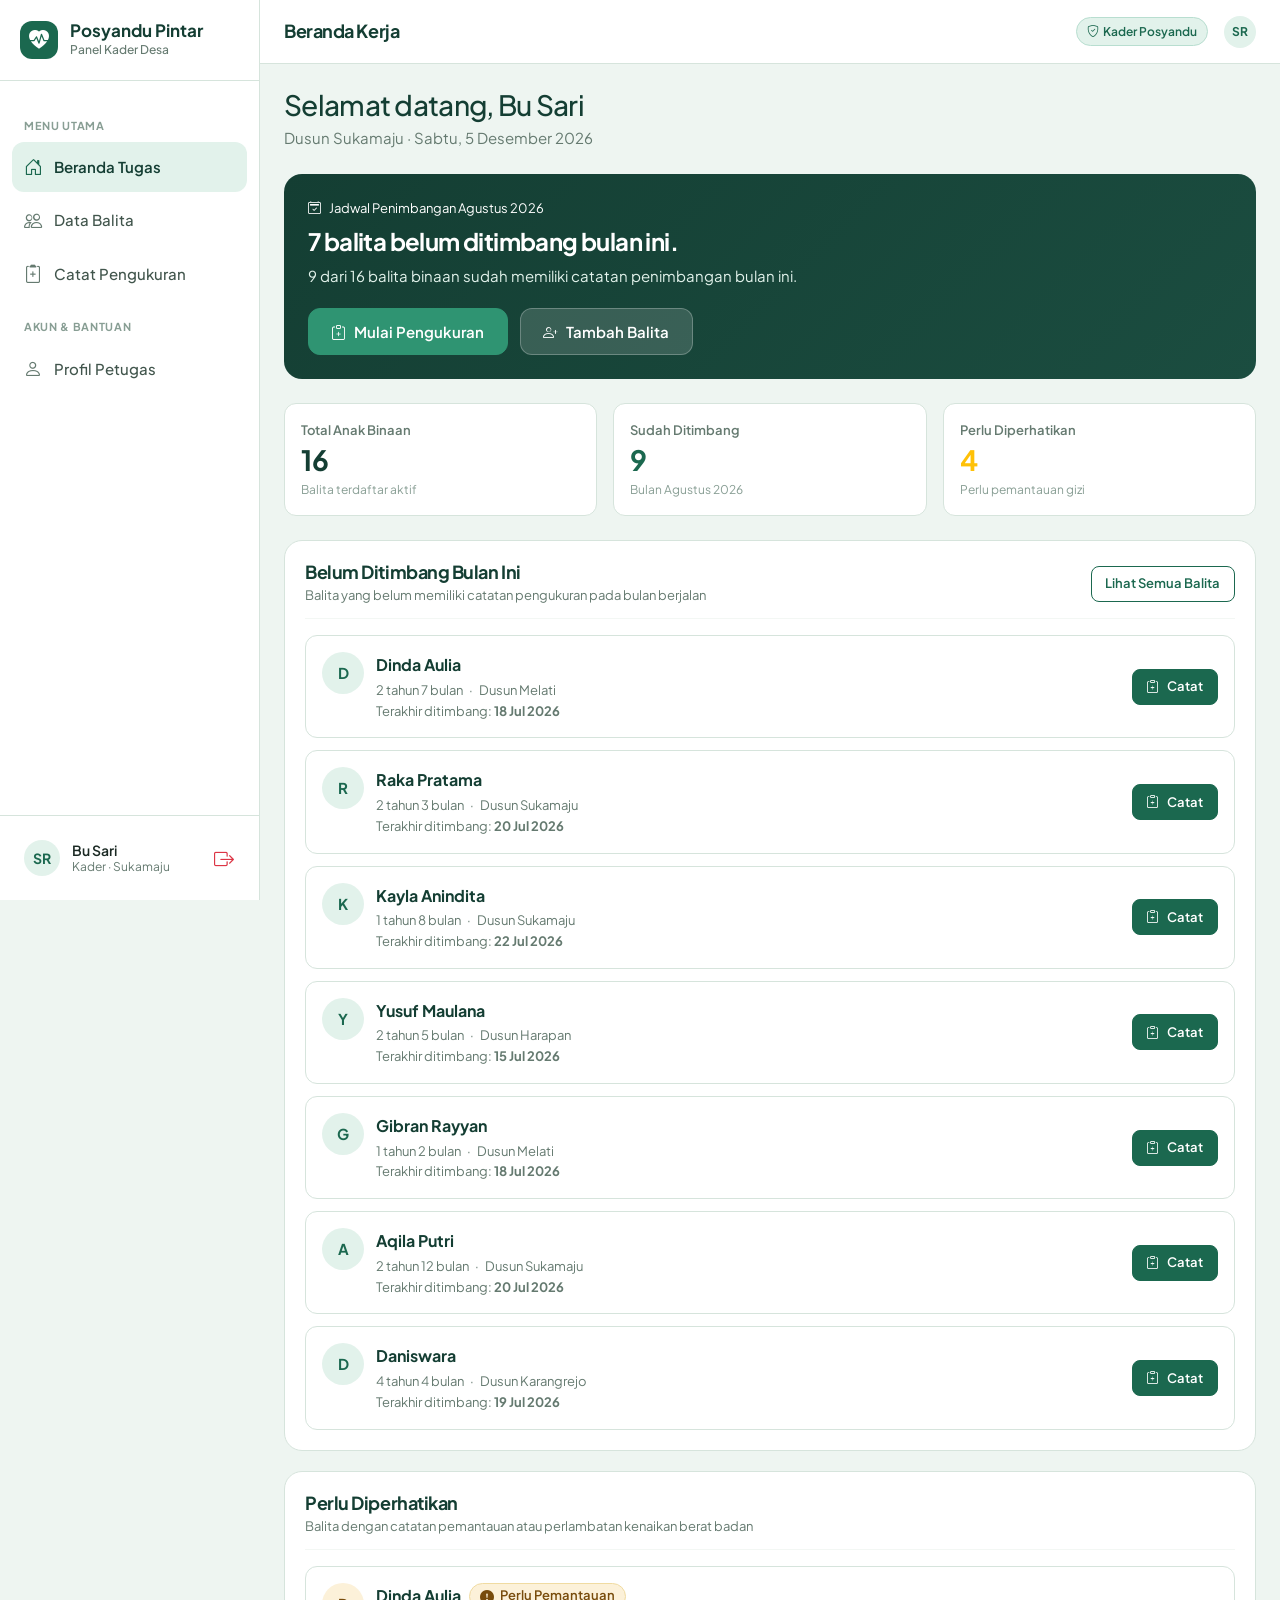
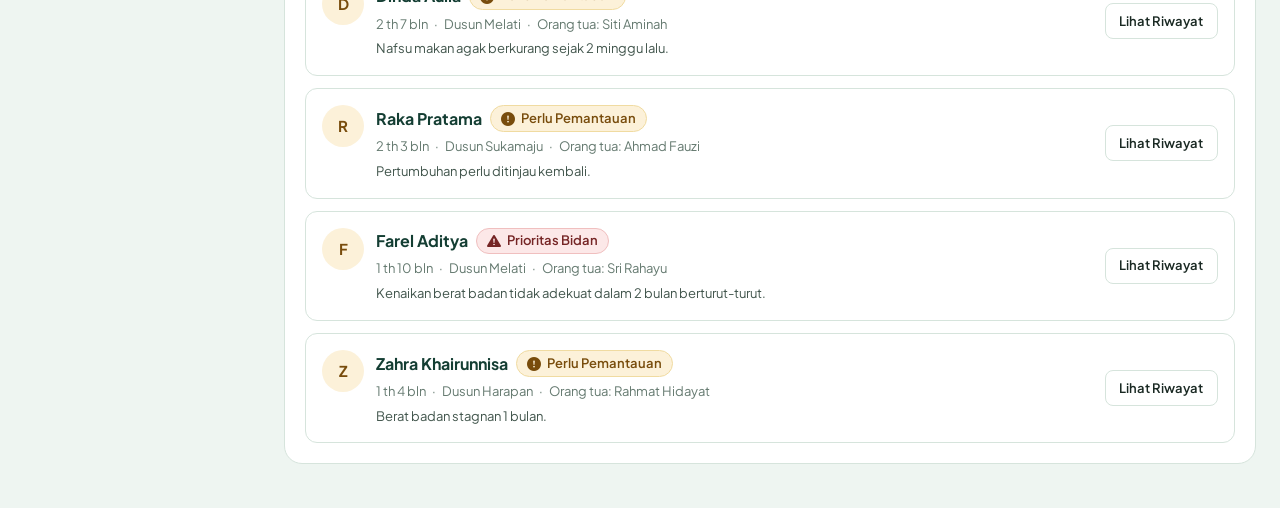
<file: pages/bidan/prioritas.html>
<!DOCTYPE html>
<html lang="id">
<head>
  <meta charset="UTF-8">
  <meta name="viewport" content="width=device-width, initial-scale=1.0">
  <title>Balita Prioritas Review — Posyandu Pintar</title>

  <link rel="stylesheet" href="https://cdn.jsdelivr.net/npm/bootstrap@5.3.3/dist/css/bootstrap.min.css">
  <link rel="stylesheet" href="https://cdn.jsdelivr.net/npm/bootstrap-icons@1.11.3/font/bootstrap-icons.min.css">

  <link rel="stylesheet" href="../../assets/css/tokens.css">
  <link rel="stylesheet" href="../../assets/css/base.css">
  <link rel="stylesheet" href="../../assets/css/layout.css">
  <link rel="stylesheet" href="../../assets/css/components.css">
  <link rel="stylesheet" href="../../assets/css/pages.css">
  <link rel="stylesheet" href="../../assets/css/responsive.css">
</head>
<body>

  <div class="app-layout">

    <aside class="app-sidebar">
      <a href="dashboard.html" class="sidebar-brand">
        <div class="brand-icon">
          <i class="bi bi-heart-pulse-fill"></i>
        </div>
        <div class="brand-info">
          <span class="brand-title">Posyandu Pintar</span>
          <span class="brand-subtitle">Panel Bidan Desa</span>
        </div>
      </a>

      <nav class="sidebar-nav">
        <div class="sidebar-section-title">Menu Utama</div>
        <ul class="sidebar-menu">
          <li>
            <a href="dashboard.html" class="sidebar-link">
              <i class="bi bi-grid-1x2"></i>
              <span>Overview &amp; Prioritas</span>
            </a>
          </li>
          <li>
            <a href="prioritas.html" class="sidebar-link active">
              <i class="bi bi-exclamation-triangle"></i>
              <span>Balita Prioritas</span>
            </a>
          </li>
          <li>
            <a href="rekap.html" class="sidebar-link">
              <i class="bi bi-journal-text"></i>
              <span>Rekap Pengukuran</span>
            </a>
          </li>
        </ul>

        <div class="sidebar-section-title">Akun &amp; Pengaturan</div>
        <ul class="sidebar-menu">
          <li>
            <a href="../shared/profil.html" class="sidebar-link">
              <i class="bi bi-person"></i>
              <span>Profil Petugas</span>
            </a>
          </li>
        </ul>
      </nav>

      <div class="sidebar-footer">
        <div class="user-profile-widget">
          <div class="user-avatar js-user-avatar" style="background-color: var(--forest-900); color: #fff;">BS</div>
          <div class="user-meta">
            <span class="user-name js-user-name">Bidan Siti</span>
            <span class="user-role js-user-role">Bidan Desa</span>
          </div>
          <button type="button" class="btn btn-link text-danger p-0 ms-auto js-btn-logout" title="Keluar">
            <i class="bi bi-box-arrow-right fs-5"></i>
          </button>
        </div>
      </div>
    </aside>

    <div class="app-main">
      <header class="app-topbar">
        <div class="topbar-left">
          <button type="button" id="btnToggleSidebar" class="btn btn-link text-ink-700 d-md-none p-0 me-2" aria-label="Buka Menu">
            <i class="bi bi-list fs-3"></i>
          </button>
          <div class="topbar-breadcrumb">
            <a href="dashboard.html">Beranda Bidan</a>
            <i class="bi bi-chevron-right fs-xs"></i>
            <span>Balita Prioritas</span>
          </div>
        </div>

        <div class="topbar-right">
          <span class="role-badge-pill" style="background-color: var(--forest-900); color: #fff; border-color: var(--forest-900);">
            <i class="bi bi-person-badge"></i> Bidan Desa
          </span>
        </div>
      </header>

      <main class="app-content">
        <div class="page-header-block">
          <div>
            <h1 class="page-header-title">Balita Prioritas Peninjauan</h1>
            <p class="page-header-subtitle">Daftar anak yang memerlukan pemantauan ketat atau intervensi gizi lebih lanjut</p>
          </div>
        </div>

        <div class="toolbar-posyandu">
          <div class="search-input-wrap">
            <i class="bi bi-search"></i>
            <input type="text" id="searchPrioritas" class="form-control-posyandu" placeholder="Cari nama balita atau orang tua...">
          </div>

          <div class="toolbar-filters">
            <select id="filterDusunPrioritas" class="form-select-posyandu" style="min-width: 160px;">
              <option value="semua">Semua Dusun</option>
              <option value="Sukamaju">Dusun Sukamaju</option>
              <option value="Melati">Dusun Melati</option>
              <option value="Harapan">Dusun Harapan</option>
              <option value="Karangrejo">Dusun Karangrejo</option>
            </select>

            <select id="filterStatusPrioritas" class="form-select-posyandu" style="min-width: 170px;">
              <option value="semua">Semua Perhatian</option>
              <option value="prioritas">Prioritas Bidan</option>
              <option value="pemantauan">Perlu Pemantauan</option>
            </select>
          </div>
        </div>

        <div class="table-posyandu-wrap d-desktop-table">
          <table class="table-posyandu">
            <thead>
              <tr>
                <th>Nama Balita</th>
                <th>Usia</th>
                <th>Dusun</th>
                <th>Pengukuran Terakhir</th>
                <th>Perubahan BB</th>
                <th>Status Skrining</th>
                <th style="text-align: right;">Aksi</th>
              </tr>
            </thead>
            <tbody id="tbodyPrioritas">

            </tbody>
          </table>
        </div>

        <div id="listMobilePrioritas" class="d-mobile-list">

        </div>
      </main>
    </div>
  </div>

  <script src="../../assets/js/storage.js"></script>
  <script src="../../assets/js/mock-data.js"></script>
  <script src="../../assets/js/components/toast.js"></script>
  <script src="../../assets/js/components/dialog.js"></script>
  <script src="../../assets/js/components/status-badge.js"></script>
  <script src="../../assets/js/components/empty-state.js"></script>
  <script src="../../assets/js/components/loading-state.js"></script>
  <script src="../../assets/js/services/auth-service.js"></script>
  <script src="../../assets/js/services/balita-service.js"></script>
  <script src="../../assets/js/app.js"></script>
  <script src="../../assets/js/navigation.js"></script>
  <script src="../../assets/js/pages/prioritas.js"></script>
</body>
</html>
</file>
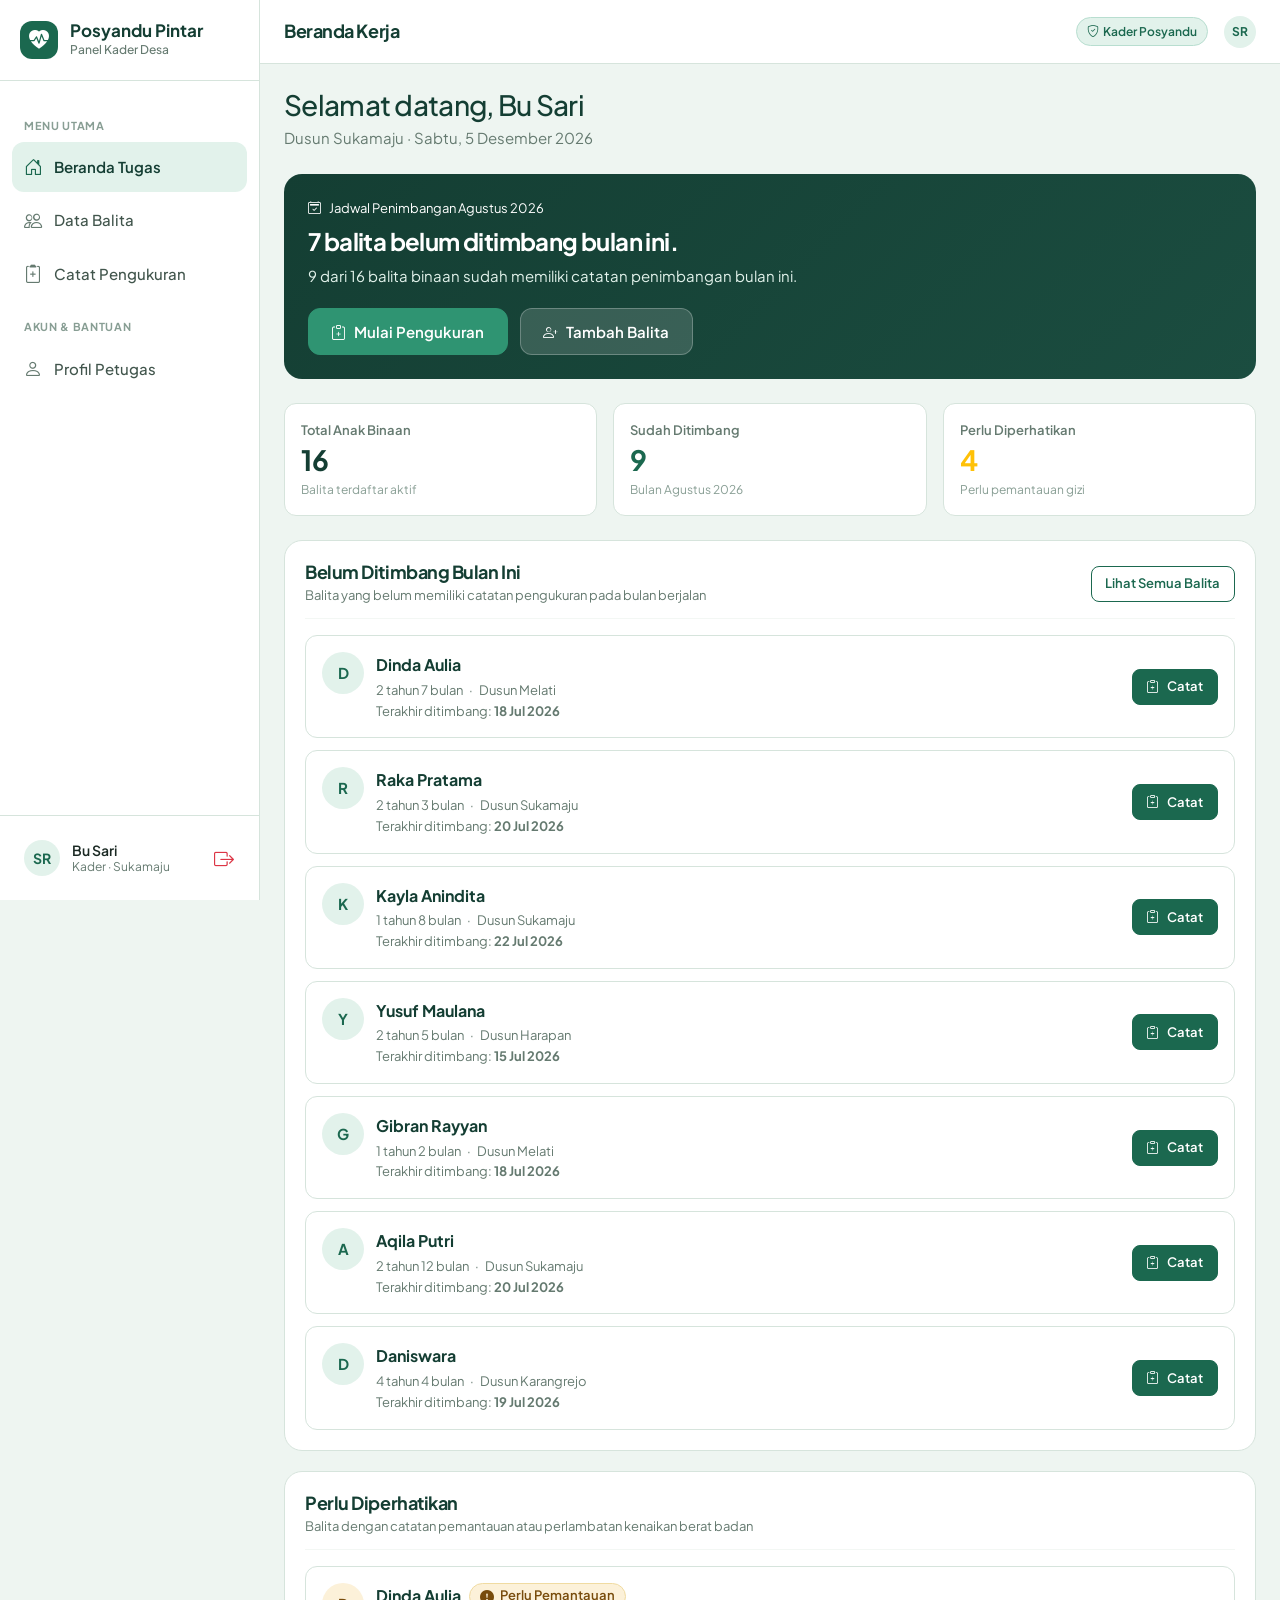
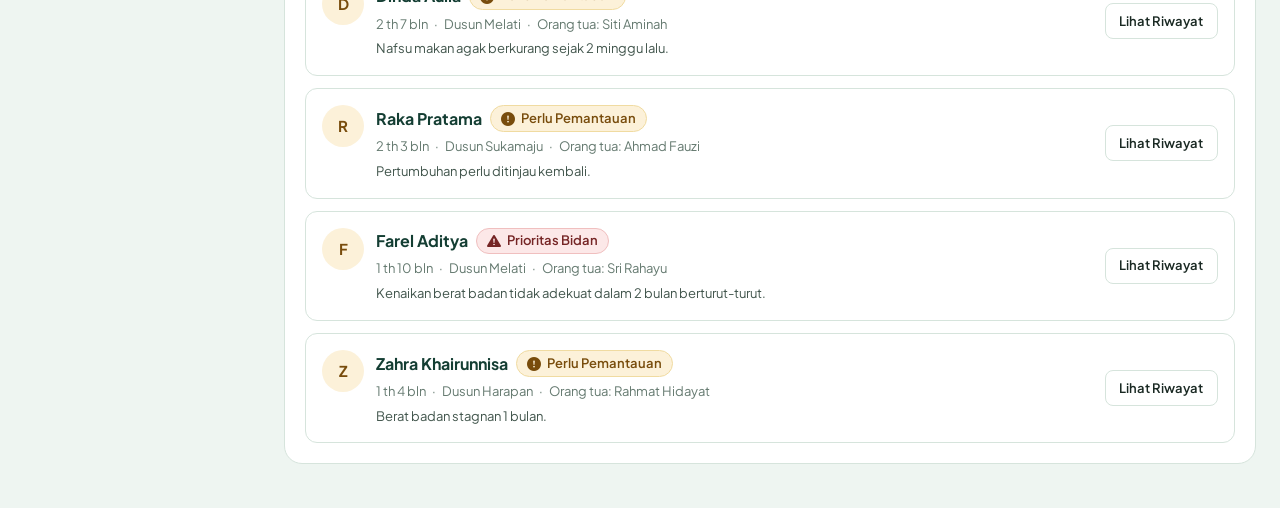
<file: pages/bidan/rekap.html>
<!DOCTYPE html>
<html lang="id">
<head>
  <meta charset="UTF-8">
  <meta name="viewport" content="width=device-width, initial-scale=1.0">
  <title>Rekap Pengukuran Desa — Posyandu Pintar</title>

  <link rel="stylesheet" href="https://cdn.jsdelivr.net/npm/bootstrap@5.3.3/dist/css/bootstrap.min.css">
  <link rel="stylesheet" href="https://cdn.jsdelivr.net/npm/bootstrap-icons@1.11.3/font/bootstrap-icons.min.css">

  <link rel="stylesheet" href="../../assets/css/tokens.css">
  <link rel="stylesheet" href="../../assets/css/base.css">
  <link rel="stylesheet" href="../../assets/css/layout.css">
  <link rel="stylesheet" href="../../assets/css/components.css">
  <link rel="stylesheet" href="../../assets/css/pages.css">
  <link rel="stylesheet" href="../../assets/css/responsive.css">
</head>
<body>

  <div class="app-layout">

    <aside class="app-sidebar">
      <a href="dashboard.html" class="sidebar-brand">
        <div class="brand-icon">
          <i class="bi bi-heart-pulse-fill"></i>
        </div>
        <div class="brand-info">
          <span class="brand-title">Posyandu Pintar</span>
          <span class="brand-subtitle">Panel Bidan Desa</span>
        </div>
      </a>

      <nav class="sidebar-nav">
        <div class="sidebar-section-title">Menu Utama</div>
        <ul class="sidebar-menu">
          <li>
            <a href="dashboard.html" class="sidebar-link">
              <i class="bi bi-grid-1x2"></i>
              <span>Overview &amp; Prioritas</span>
            </a>
          </li>
          <li>
            <a href="prioritas.html" class="sidebar-link">
              <i class="bi bi-exclamation-triangle"></i>
              <span>Balita Prioritas</span>
            </a>
          </li>
          <li>
            <a href="rekap.html" class="sidebar-link active">
              <i class="bi bi-journal-text"></i>
              <span>Rekap Pengukuran</span>
            </a>
          </li>
        </ul>

        <div class="sidebar-section-title">Akun &amp; Pengaturan</div>
        <ul class="sidebar-menu">
          <li>
            <a href="../shared/profil.html" class="sidebar-link">
              <i class="bi bi-person"></i>
              <span>Profil Petugas</span>
            </a>
          </li>
        </ul>
      </nav>

      <div class="sidebar-footer">
        <div class="user-profile-widget">
          <div class="user-avatar js-user-avatar" style="background-color: var(--forest-900); color: #fff;">BS</div>
          <div class="user-meta">
            <span class="user-name js-user-name">Bidan Siti</span>
            <span class="user-role js-user-role">Bidan Desa</span>
          </div>
          <button type="button" class="btn btn-link text-danger p-0 ms-auto js-btn-logout" title="Keluar">
            <i class="bi bi-box-arrow-right fs-5"></i>
          </button>
        </div>
      </div>
    </aside>

    <div class="app-main">
      <header class="app-topbar">
        <div class="topbar-left">
          <button type="button" id="btnToggleSidebar" class="btn btn-link text-ink-700 d-md-none p-0 me-2" aria-label="Buka Menu">
            <i class="bi bi-list fs-3"></i>
          </button>
          <div class="topbar-breadcrumb">
            <a href="dashboard.html">Beranda Bidan</a>
            <i class="bi bi-chevron-right fs-xs"></i>
            <span>Rekap Pengukuran</span>
          </div>
        </div>

        <div class="topbar-right">
          <span class="role-badge-pill" style="background-color: var(--forest-900); color: #fff; border-color: var(--forest-900);">
            <i class="bi bi-person-badge"></i> Bidan Desa
          </span>
        </div>
      </header>

      <main class="app-content">
        <div class="page-header-block">
          <div>
            <h1 class="page-header-title">Rekapitulasi Pengukuran Balita</h1>
            <p class="page-header-subtitle">Log riwayat penimbangan seluruh dusun untuk pelaporan dan evaluasi pelayanan gizi</p>
          </div>
          <button type="button" id="btnEksporCsv" class="btn-posyandu-secondary">
            <i class="bi bi-download"></i> Ekspor CSV
          </button>
        </div>

        <div class="toolbar-posyandu">
          <div class="search-input-wrap">
            <i class="bi bi-search"></i>
            <input type="text" id="searchRekap" class="form-control-posyandu" placeholder="Cari nama balita...">
          </div>

          <div class="toolbar-filters">
            <select id="filterBulanRekap" class="form-select-posyandu" style="min-width: 160px;">
              <option value="semua">Semua Bulan</option>
              <option value="2026-08">Agustus 2026</option>
              <option value="2026-07">Juli 2026</option>
              <option value="2026-06">Juni 2026</option>
              <option value="2026-05">Mei 2026</option>
            </select>

            <select id="filterDusunRekap" class="form-select-posyandu" style="min-width: 150px;">
              <option value="semua">Semua Dusun</option>
              <option value="Sukamaju">Dusun Sukamaju</option>
              <option value="Melati">Dusun Melati</option>
              <option value="Harapan">Dusun Harapan</option>
              <option value="Karangrejo">Dusun Karangrejo</option>
            </select>

            <select id="filterStatusRekap" class="form-select-posyandu" style="min-width: 160px;">
              <option value="semua">Semua Status</option>
              <option value="normal">Normal</option>
              <option value="pemantauan">Perlu Pemantauan</option>
              <option value="prioritas">Prioritas Bidan</option>
            </select>
          </div>
        </div>

        <div id="rekapTotalCount" class="font-sm text-ink-500 mb-2">
          Memuat rekaman data...
        </div>

        <div class="table-posyandu-wrap">
          <table class="table-posyandu">
            <thead>
              <tr>
                <th>Tanggal Pengukuran</th>
                <th>Nama Balita</th>
                <th>Usia</th>
                <th>Berat Badan</th>
                <th>Tinggi Badan</th>
                <th>Status Skrining</th>
                <th>Dicatat Oleh</th>
              </tr>
            </thead>
            <tbody id="tbodyRekap">

            </tbody>
          </table>
        </div>
      </main>
    </div>
  </div>

  <script src="../../assets/js/storage.js"></script>
  <script src="../../assets/js/mock-data.js"></script>
  <script src="../../assets/js/components/toast.js"></script>
  <script src="../../assets/js/components/dialog.js"></script>
  <script src="../../assets/js/components/status-badge.js"></script>
  <script src="../../assets/js/components/empty-state.js"></script>
  <script src="../../assets/js/components/loading-state.js"></script>
  <script src="../../assets/js/services/auth-service.js"></script>
  <script src="../../assets/js/services/pengukuran-service.js"></script>
  <script src="../../assets/js/app.js"></script>
  <script src="../../assets/js/navigation.js"></script>
  <script src="../../assets/js/pages/rekap.js"></script>
</body>
</html>
</file>
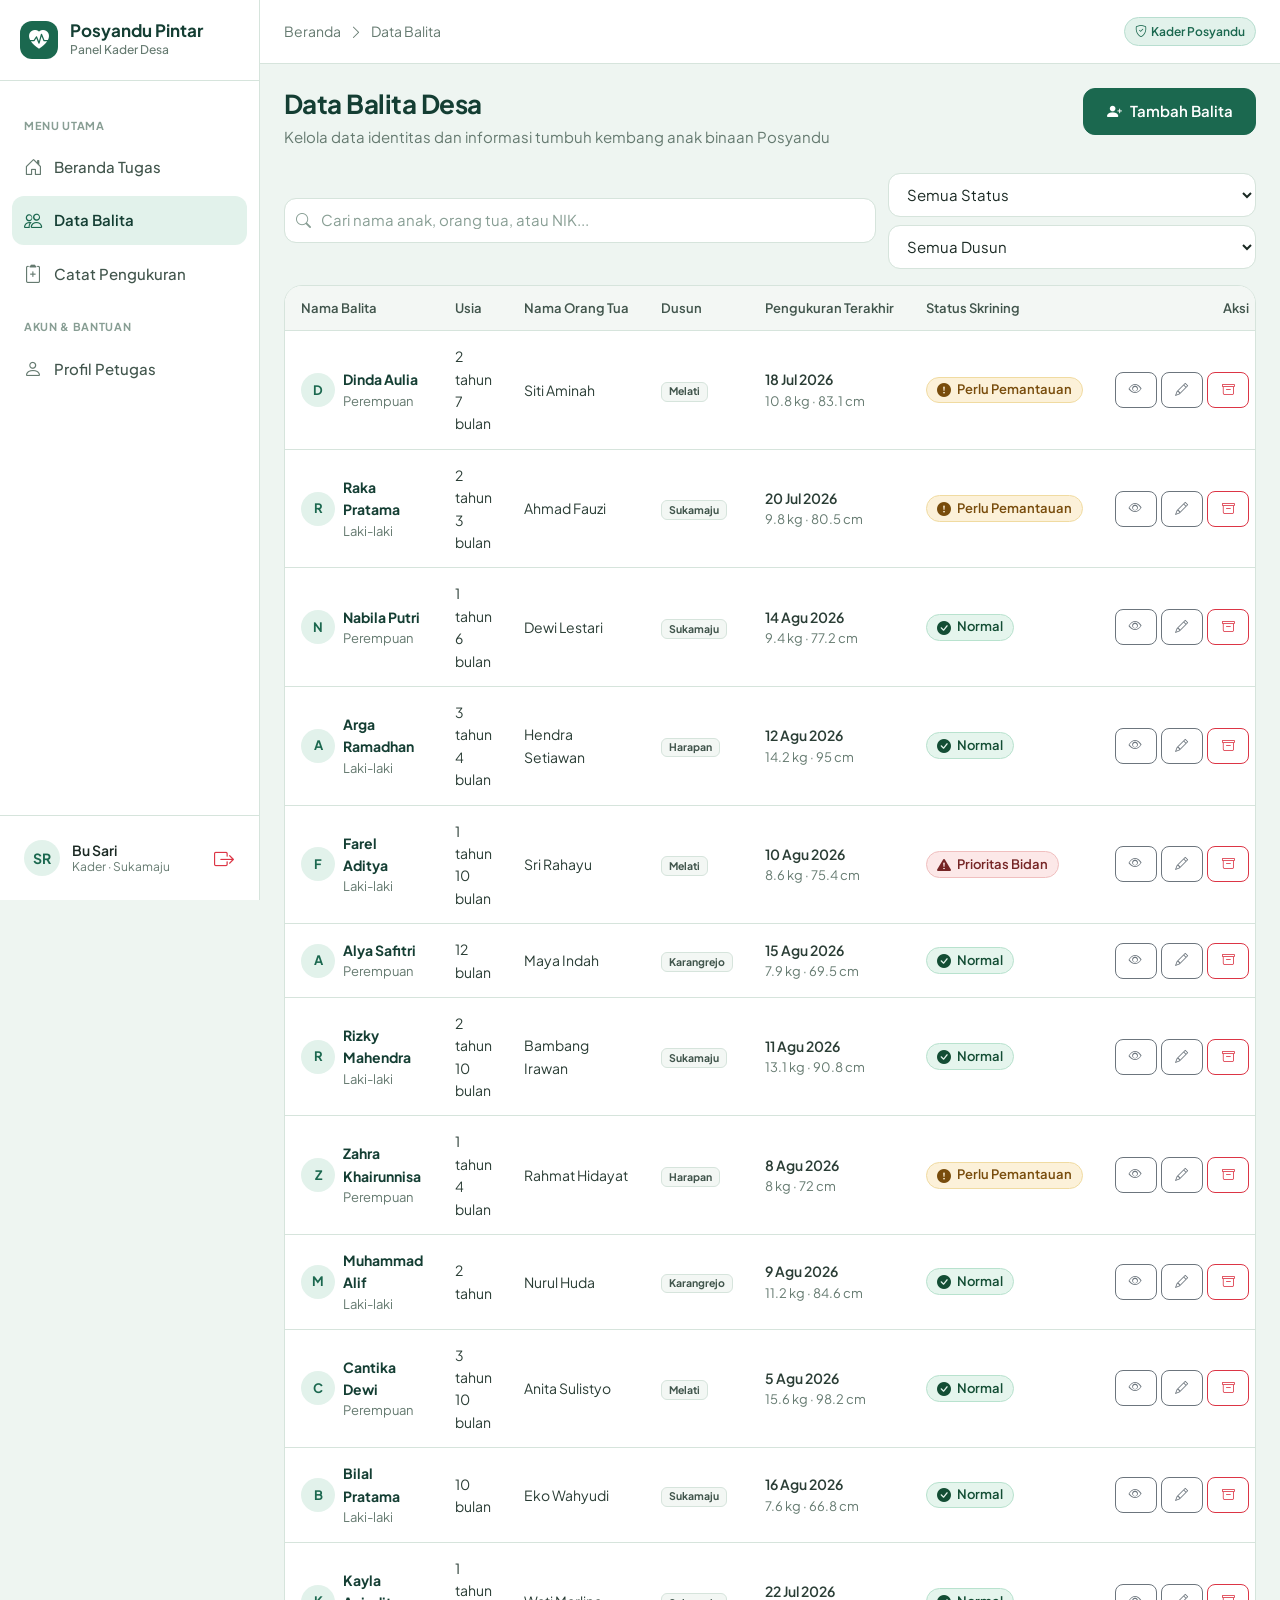
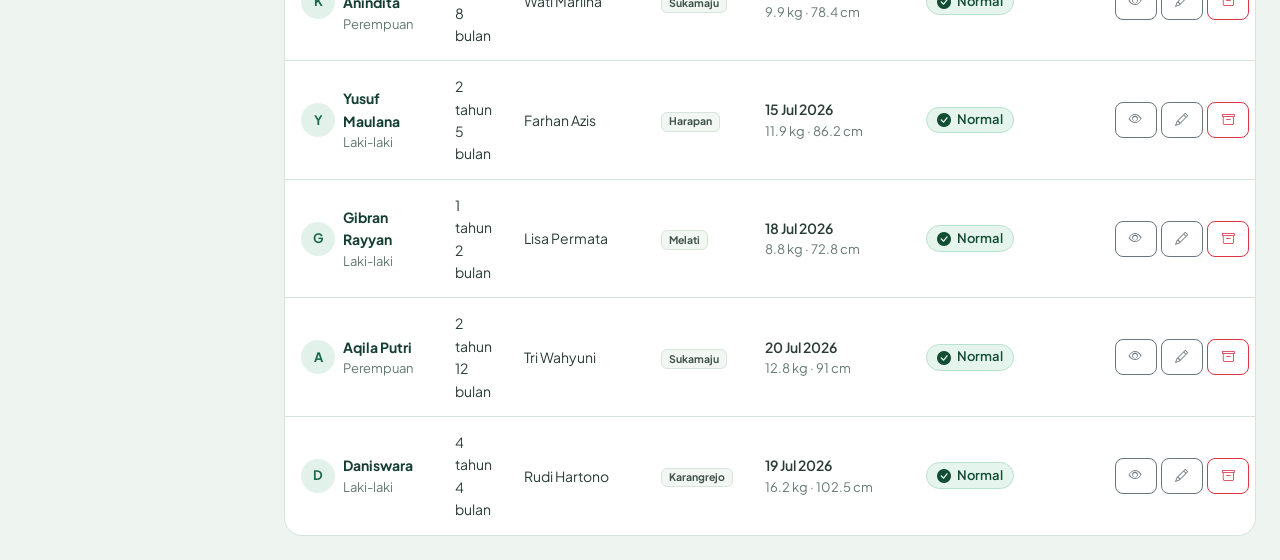
<file: pages/kader/balita.html>
<!DOCTYPE html>
<html lang="id">
<head>
  <meta charset="UTF-8">
  <meta name="viewport" content="width=device-width, initial-scale=1.0">
  <title>Data Balita — Posyandu Pintar</title>

  <link rel="stylesheet" href="https://cdn.jsdelivr.net/npm/bootstrap@5.3.3/dist/css/bootstrap.min.css">
  <link rel="stylesheet" href="https://cdn.jsdelivr.net/npm/bootstrap-icons@1.11.3/font/bootstrap-icons.min.css">

  <link rel="stylesheet" href="../../assets/css/tokens.css">
  <link rel="stylesheet" href="../../assets/css/base.css">
  <link rel="stylesheet" href="../../assets/css/layout.css">
  <link rel="stylesheet" href="../../assets/css/components.css">
  <link rel="stylesheet" href="../../assets/css/pages.css">
  <link rel="stylesheet" href="../../assets/css/responsive.css">
</head>
<body>

  <div class="app-layout">

    <aside class="app-sidebar">
      <a href="dashboard.html" class="sidebar-brand">
        <div class="brand-icon">
          <i class="bi bi-heart-pulse-fill"></i>
        </div>
        <div class="brand-info">
          <span class="brand-title">Posyandu Pintar</span>
          <span class="brand-subtitle">Panel Kader Desa</span>
        </div>
      </a>

      <nav class="sidebar-nav">
        <div class="sidebar-section-title">Menu Utama</div>
        <ul class="sidebar-menu">
          <li>
            <a href="dashboard.html" class="sidebar-link">
              <i class="bi bi-house-door"></i>
              <span>Beranda Tugas</span>
            </a>
          </li>
          <li>
            <a href="balita.html" class="sidebar-link active">
              <i class="bi bi-people"></i>
              <span>Data Balita</span>
            </a>
          </li>
          <li>
            <a href="pengukuran.html" class="sidebar-link">
              <i class="bi bi-clipboard2-plus"></i>
              <span>Catat Pengukuran</span>
            </a>
          </li>
        </ul>

        <div class="sidebar-section-title">Akun &amp; Bantuan</div>
        <ul class="sidebar-menu">
          <li>
            <a href="../shared/profil.html" class="sidebar-link">
              <i class="bi bi-person"></i>
              <span>Profil Petugas</span>
            </a>
          </li>
        </ul>
      </nav>

      <div class="sidebar-footer">
        <div class="user-profile-widget">
          <div class="user-avatar js-user-avatar">SR</div>
          <div class="user-meta">
            <span class="user-name js-user-name">Bu Sari</span>
            <span class="user-role js-user-role">Kader · Dusun Sukamaju</span>
          </div>
          <button type="button" class="btn btn-link text-danger p-0 ms-auto js-btn-logout" title="Keluar">
            <i class="bi bi-box-arrow-right fs-5"></i>
          </button>
        </div>
      </div>
    </aside>

    <div class="app-main">

      <header class="app-topbar">
        <div class="topbar-left">
          <button type="button" id="btnToggleSidebar" class="btn btn-link text-ink-700 d-md-none p-0 me-2" aria-label="Buka Menu">
            <i class="bi bi-list fs-3"></i>
          </button>
          <div class="topbar-breadcrumb">
            <a href="dashboard.html">Beranda</a>
            <i class="bi bi-chevron-right fs-xs"></i>
            <span>Data Balita</span>
          </div>
        </div>

        <div class="topbar-right">
          <span class="role-badge-pill">
            <i class="bi bi-shield-check"></i> Kader Posyandu
          </span>
        </div>
      </header>

      <main class="app-content">
        <div class="page-header-block">
          <div>
            <h1 class="page-header-title">Data Balita Desa</h1>
            <p class="page-header-subtitle">Kelola data identitas dan informasi tumbuh kembang anak binaan Posyandu</p>
          </div>
          <button type="button" id="btnBukaModalTambah" class="btn-posyandu-primary">
            <i class="bi bi-person-plus-fill"></i> Tambah Balita
          </button>
        </div>

        <div class="toolbar-posyandu">
          <div class="search-input-wrap">
            <i class="bi bi-search"></i>
            <input type="text" id="searchBalita" class="form-control-posyandu" placeholder="Cari nama anak, orang tua, atau NIK...">
          </div>

          <div class="toolbar-filters">
            <select id="filterStatus" class="form-select-posyandu" style="min-width: 170px;">
              <option value="semua">Semua Status</option>
              <option value="normal">Normal</option>
              <option value="pemantauan">Perlu Pemantauan</option>
              <option value="prioritas">Prioritas Bidan</option>
            </select>

            <select id="filterDusun" class="form-select-posyandu" style="min-width: 160px;">
              <option value="semua">Semua Dusun</option>
              <option value="Sukamaju">Dusun Sukamaju</option>
              <option value="Melati">Dusun Melati</option>
              <option value="Harapan">Dusun Harapan</option>
              <option value="Karangrejo">Dusun Karangrejo</option>
            </select>
          </div>
        </div>

        <div class="table-posyandu-wrap d-desktop-table">
          <table class="table-posyandu">
            <thead>
              <tr>
                <th>Nama Balita</th>
                <th>Usia</th>
                <th>Nama Orang Tua</th>
                <th>Dusun</th>
                <th>Pengukuran Terakhir</th>
                <th>Status Skrining</th>
                <th style="text-align: right;">Aksi</th>
              </tr>
            </thead>
            <tbody id="tbodyBalita">

            </tbody>
          </table>
        </div>

        <div id="listMobileBalita" class="d-mobile-list">

        </div>
      </main>

      <nav class="nav-kader-mobile">
        <a href="dashboard.html" class="nav-kader-item">
          <i class="bi bi-house-door"></i>
          <span>Beranda</span>
        </a>
        <a href="balita.html" class="nav-kader-item active">
          <i class="bi bi-people-fill"></i>
          <span>Balita</span>
        </a>
        <a href="pengukuran.html" class="nav-kader-item">
          <i class="bi bi-clipboard2-plus"></i>
          <span>Ukur</span>
        </a>
      </nav>
    </div>
  </div>

  <div class="modal fade" id="modalBalita" tabindex="-1" aria-labelledby="modalBalitaTitle" aria-hidden="true">
    <div class="modal-dialog modal-dialog-centered modal-dialog-posyandu">
      <div class="modal-content modal-content-posyandu">
        <div class="modal-header modal-header-posyandu">
          <h5 class="modal-title modal-title-posyandu" id="modalBalitaTitle">Tambah Data Balita</h5>
          <button type="button" class="btn-close" data-bs-dismiss="modal" aria-label="Tutup"></button>
        </div>
        <form id="formBalita">
          <div class="modal-body modal-body-posyandu">
            <div class="mb-3">
              <label for="inputNamaBalita" class="form-label">
                Nama Lengkap Balita <span class="required-mark">*</span>
              </label>
              <input type="text" id="inputNamaBalita" class="form-control-posyandu" placeholder="Contoh: Dinda Aulia" required>
            </div>

            <div class="row g-3 mb-3">
              <div class="col-md-6">
                <label for="inputTglLahir" class="form-label">
                  Tanggal Lahir <span class="required-mark">*</span>
                </label>
                <input type="date" id="inputTglLahir" class="form-control-posyandu" required>
                <div class="form-hint">Maksimal hari ini</div>
              </div>

              <div class="col-md-6">
                <label for="selectGender" class="form-label">
                  Jenis Kelamin <span class="required-mark">*</span>
                </label>
                <select id="selectGender" class="form-select-posyandu" required>
                  <option value="L">Laki-laki (L)</option>
                  <option value="P">Perempuan (P)</option>
                </select>
              </div>
            </div>

            <div class="mb-3">
              <label for="inputOrangTua" class="form-label">
                Nama Orang Tua / Wali <span class="required-mark">*</span>
              </label>
              <input type="text" id="inputOrangTua" class="form-control-posyandu" placeholder="Contoh: Siti Aminah" required>
            </div>

            <div class="row g-3 mb-3">
              <div class="col-md-6">
                <label for="selectDusun" class="form-label">
                  Dusun <span class="required-mark">*</span>
                </label>
                <select id="selectDusun" class="form-select-posyandu" required>
                  <option value="Sukamaju">Dusun Sukamaju</option>
                  <option value="Melati">Dusun Melati</option>
                  <option value="Harapan">Dusun Harapan</option>
                  <option value="Karangrejo">Dusun Karangrejo</option>
                </select>
              </div>
              <div class="col-md-6">
                <label for="inputNikBalita" class="form-label">
                  NIK Balita (Opsional)
                </label>
                <input type="text" id="inputNikBalita" class="form-control-posyandu" placeholder="16 digit NIK" maxlength="16">
              </div>
            </div>

            <div class="mb-0">
              <label for="inputAlamat" class="form-label">Alamat Singkat</label>
              <input type="text" id="inputAlamat" class="form-control-posyandu" placeholder="Contoh: RT 02 / RW 01">
            </div>
          </div>
          <div class="modal-footer modal-footer-posyandu">
            <button type="button" class="btn-posyandu-secondary" data-bs-dismiss="modal">Batal</button>
            <button type="submit" class="btn-posyandu-primary">
              <i class="bi bi-check-lg"></i> Simpan Data Balita
            </button>
          </div>
        </form>
      </div>
    </div>
  </div>

  <script src="https://cdn.jsdelivr.net/npm/bootstrap@5.3.3/dist/js/bootstrap.bundle.min.js"></script>

  <script src="../../assets/js/storage.js"></script>
  <script src="../../assets/js/mock-data.js"></script>
  <script src="../../assets/js/components/toast.js"></script>
  <script src="../../assets/js/components/dialog.js"></script>
  <script src="../../assets/js/components/status-badge.js"></script>
  <script src="../../assets/js/components/empty-state.js"></script>
  <script src="../../assets/js/components/loading-state.js"></script>
  <script src="../../assets/js/services/auth-service.js"></script>
  <script src="../../assets/js/services/balita-service.js"></script>
  <script src="../../assets/js/app.js"></script>
  <script src="../../assets/js/navigation.js"></script>
  <script src="../../assets/js/pages/balita.js"></script>
</body>
</html>
</file>
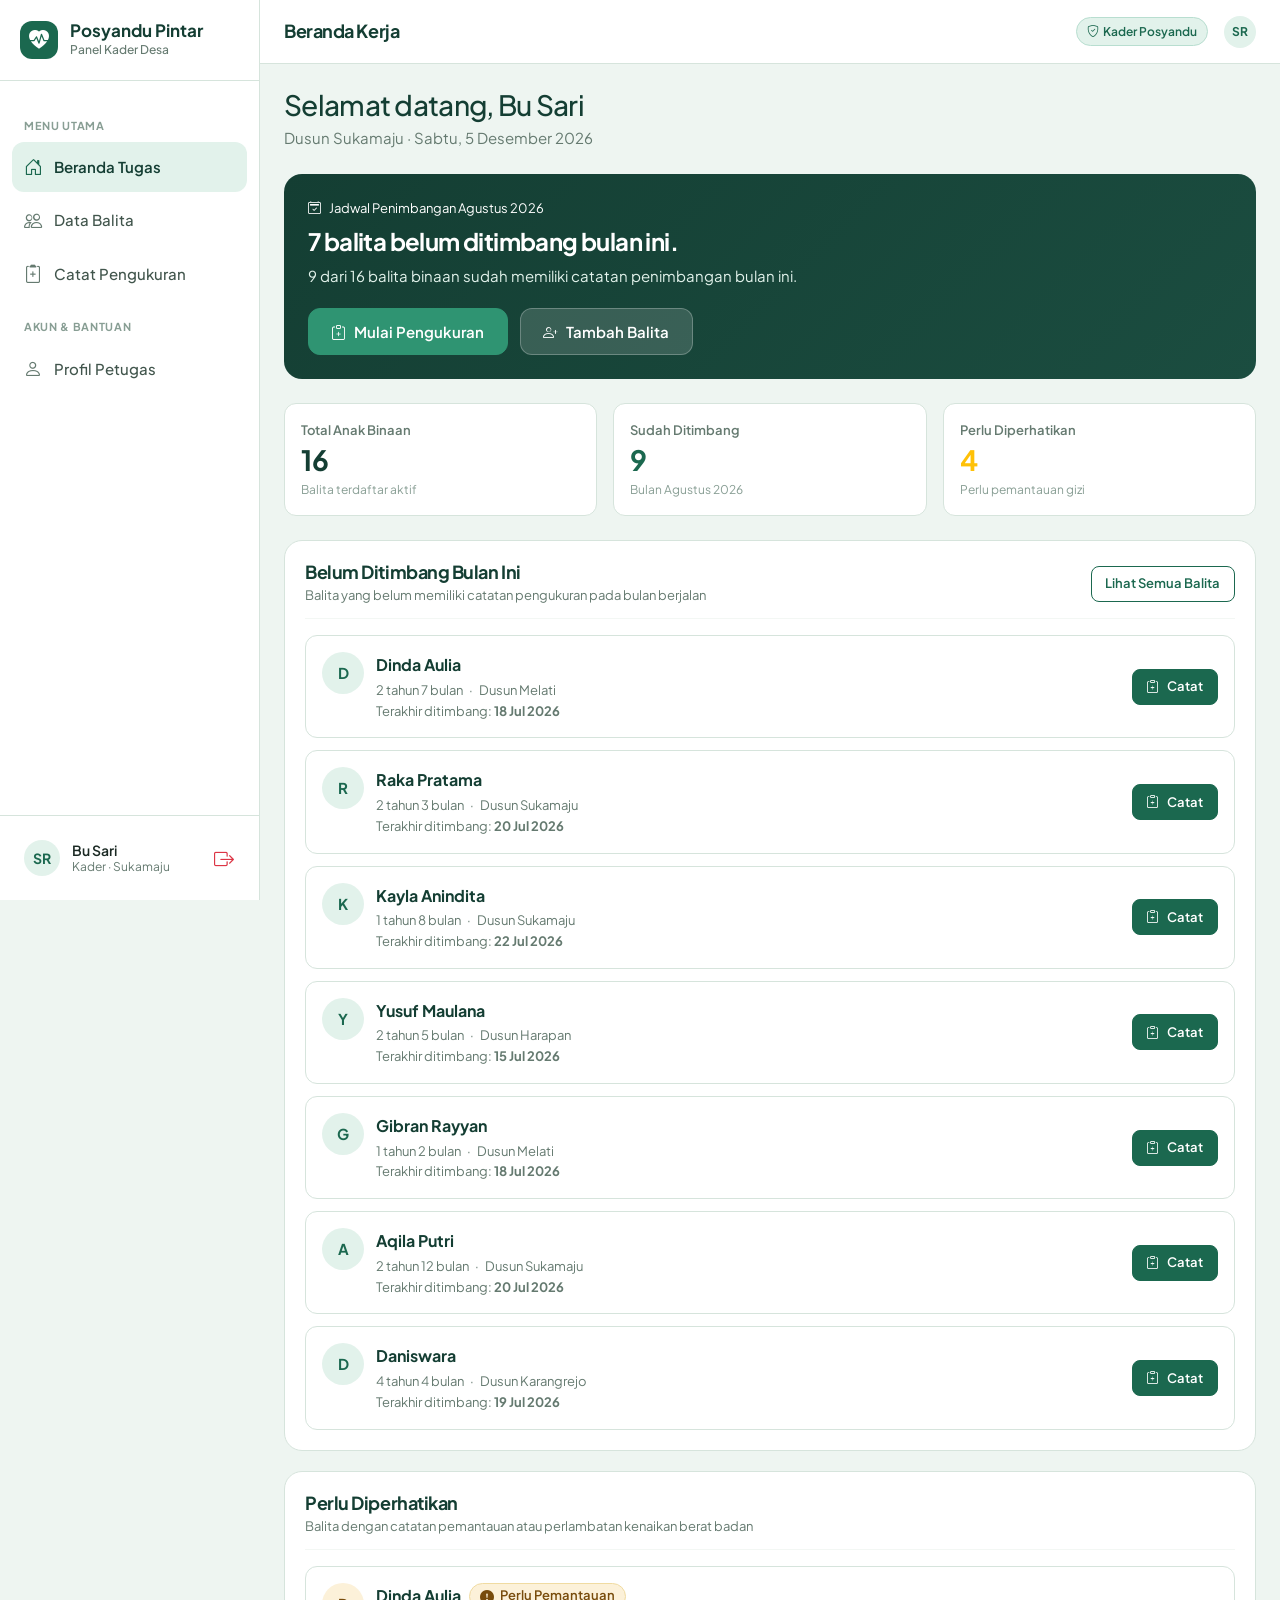
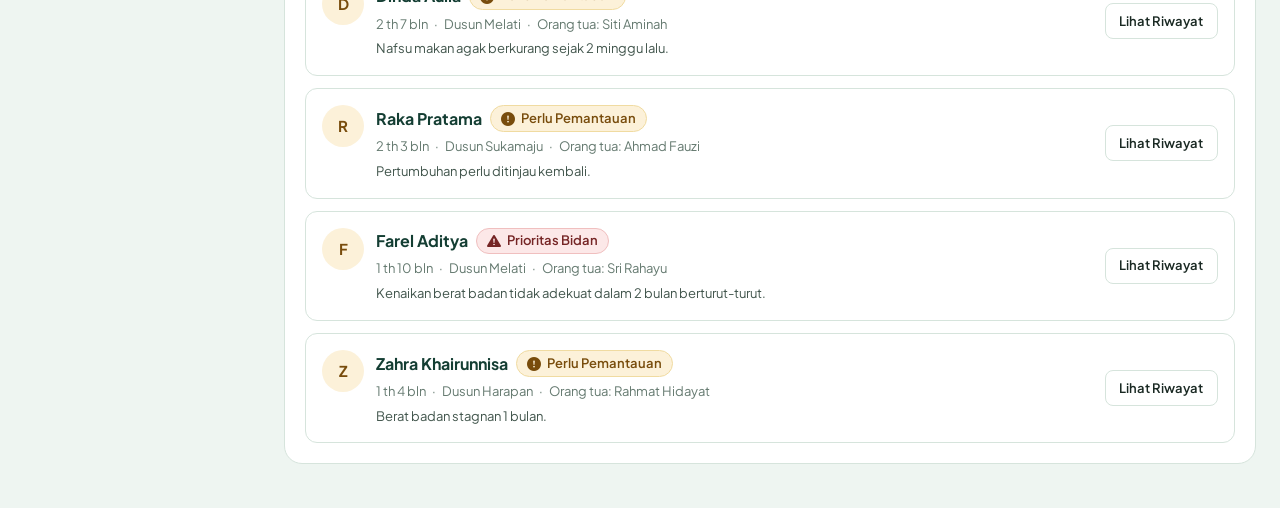
<file: pages/kader/dashboard.html>
<!DOCTYPE html>
<html lang="id">
<head>
  <meta charset="UTF-8">
  <meta name="viewport" content="width=device-width, initial-scale=1.0">
  <title>Beranda Kader — Posyandu Pintar</title>

  <link rel="stylesheet" href="https://cdn.jsdelivr.net/npm/bootstrap@5.3.3/dist/css/bootstrap.min.css">
  <link rel="stylesheet" href="https://cdn.jsdelivr.net/npm/bootstrap-icons@1.11.3/font/bootstrap-icons.min.css">

  <link rel="stylesheet" href="../../assets/css/tokens.css">
  <link rel="stylesheet" href="../../assets/css/base.css">
  <link rel="stylesheet" href="../../assets/css/layout.css">
  <link rel="stylesheet" href="../../assets/css/components.css">
  <link rel="stylesheet" href="../../assets/css/pages.css">
  <link rel="stylesheet" href="../../assets/css/responsive.css">
</head>
<body>

  <div class="app-layout">

    <aside class="app-sidebar">
      <a href="dashboard.html" class="sidebar-brand">
        <div class="brand-icon">
          <i class="bi bi-heart-pulse-fill"></i>
        </div>
        <div class="brand-info">
          <span class="brand-title">Posyandu Pintar</span>
          <span class="brand-subtitle">Panel Kader Desa</span>
        </div>
      </a>

      <nav class="sidebar-nav">
        <div class="sidebar-section-title">Menu Utama</div>
        <ul class="sidebar-menu">
          <li>
            <a href="dashboard.html" class="sidebar-link active">
              <i class="bi bi-house-door"></i>
              <span>Beranda Tugas</span>
            </a>
          </li>
          <li>
            <a href="balita.html" class="sidebar-link">
              <i class="bi bi-people"></i>
              <span>Data Balita</span>
            </a>
          </li>
          <li>
            <a href="pengukuran.html" class="sidebar-link">
              <i class="bi bi-clipboard2-plus"></i>
              <span>Catat Pengukuran</span>
            </a>
          </li>
        </ul>

        <div class="sidebar-section-title">Akun &amp; Bantuan</div>
        <ul class="sidebar-menu">
          <li>
            <a href="../shared/profil.html" class="sidebar-link">
              <i class="bi bi-person"></i>
              <span>Profil Petugas</span>
            </a>
          </li>
        </ul>
      </nav>

      <div class="sidebar-footer">
        <div class="user-profile-widget">
          <div class="user-avatar js-user-avatar">SR</div>
          <div class="user-meta">
            <span class="user-name js-user-name">Bu Sari</span>
            <span class="user-role js-user-role">Kader · Dusun Sukamaju</span>
          </div>
          <button type="button" class="btn btn-link text-danger p-0 ms-auto js-btn-logout" title="Keluar">
            <i class="bi bi-box-arrow-right fs-5"></i>
          </button>
        </div>
      </div>
    </aside>

    <div class="app-main">

      <header class="app-topbar">
        <div class="topbar-left">
          <button type="button" id="btnToggleSidebar" class="btn btn-link text-ink-700 d-md-none p-0 me-2" aria-label="Buka Menu">
            <i class="bi bi-list fs-3"></i>
          </button>
          <div>
            <h1 class="topbar-title mb-0">Beranda Kerja</h1>
          </div>
        </div>

        <div class="topbar-right">
          <span class="role-badge-pill">
            <i class="bi bi-shield-check"></i> Kader Posyandu
          </span>
          <a href="../shared/profil.html" class="text-decoration-none d-flex align-items-center gap-2">
            <div class="user-avatar js-user-avatar" style="width:32px; height:32px; font-size:0.75rem;">SR</div>
          </a>
        </div>
      </header>

      <main class="app-content">

        <div class="mb-4">
          <h2 id="kaderGreeting" class="h3 text-forest mb-1">Selamat datang, Bu Sari</h2>
          <p id="kaderDate" class="text-muted-posyandu mb-0">Dusun Sukamaju · Senin, 31 Agustus 2026</p>
        </div>

        <div class="panel-work-prompt">
          <div class="d-flex align-items-center gap-2 mb-2 text-green-100 font-sm">
            <i class="bi bi-calendar2-check"></i> Jadwal Penimbangan Agustus 2026
          </div>
          <h2 id="taskBannerTitle">7 balita belum ditimbang bulan ini.</h2>
          <p id="taskBannerSubtitle">
            17 dari 24 balita binaan sudah memiliki catatan penimbangan bulan ini.
          </p>
          <div class="prompt-actions">
            <a href="pengukuran.html" class="btn-posyandu-primary">
              <i class="bi bi-clipboard-plus"></i> Mulai Pengukuran
            </a>
            <a href="balita.html?tambah=1" class="btn-posyandu-secondary">
              <i class="bi bi-person-plus"></i> Tambah Balita
            </a>
          </div>
        </div>

        <div class="metrics-strip">
          <div class="metric-item">
            <div class="metric-label">Total Anak Binaan</div>
            <div id="metricTotalAnak" class="metric-value">24</div>
            <div class="metric-sub">Balita terdaftar aktif</div>
          </div>
          <div class="metric-item">
            <div class="metric-label">Sudah Ditimbang</div>
            <div id="metricSudahDiukur" class="metric-value text-green-brand">17</div>
            <div class="metric-sub">Bulan Agustus 2026</div>
          </div>
          <div class="metric-item">
            <div class="metric-label">Perlu Diperhatikan</div>
            <div id="metricPerluPerhatian" class="metric-value text-warning">2</div>
            <div class="metric-sub">Perlu pemantauan gizi</div>
          </div>
        </div>

        <section class="panel-posyandu">
          <div class="panel-header">
            <div>
              <h3 class="panel-title">Belum Ditimbang Bulan Ini</h3>
              <p class="panel-subtitle">Balita yang belum memiliki catatan pengukuran pada bulan berjalan</p>
            </div>
            <a href="balita.html" class="btn-posyandu-outline btn-sm">
              Lihat Semua Balita
            </a>
          </div>

          <div id="listBelumDitimbang" class="daftar-balita">

            <div class="item-balita">
              <div class="skeleton-box skeleton-title" style="width: 100%;"></div>
            </div>
          </div>
        </section>

        <section class="panel-posyandu">
          <div class="panel-header">
            <div>
              <h3 class="panel-title">Perlu Diperhatikan</h3>
              <p class="panel-subtitle">Balita dengan catatan pemantauan atau perlambatan kenaikan berat badan</p>
            </div>
          </div>

          <div id="listPerluPerhatian" class="daftar-balita">

          </div>
        </section>
      </main>

      <nav class="nav-kader-mobile">
        <a href="dashboard.html" class="nav-kader-item active">
          <i class="bi bi-house-door-fill"></i>
          <span>Beranda</span>
        </a>
        <a href="balita.html" class="nav-kader-item">
          <i class="bi bi-people"></i>
          <span>Balita</span>
        </a>
        <a href="pengukuran.html" class="nav-kader-item">
          <i class="bi bi-clipboard2-plus"></i>
          <span>Ukur</span>
        </a>
      </nav>
    </div>
  </div>

  <script src="../../assets/js/storage.js"></script>
  <script src="../../assets/js/mock-data.js"></script>
  <script src="../../assets/js/components/toast.js"></script>
  <script src="../../assets/js/components/dialog.js"></script>
  <script src="../../assets/js/components/status-badge.js"></script>
  <script src="../../assets/js/components/empty-state.js"></script>
  <script src="../../assets/js/components/loading-state.js"></script>
  <script src="../../assets/js/services/auth-service.js"></script>
  <script src="../../assets/js/services/balita-service.js"></script>
  <script src="../../assets/js/services/dashboard-service.js"></script>
  <script src="../../assets/js/app.js"></script>
  <script src="../../assets/js/navigation.js"></script>
  <script src="../../assets/js/pages/kader-dashboard.js"></script>
</body>
</html>
</file>
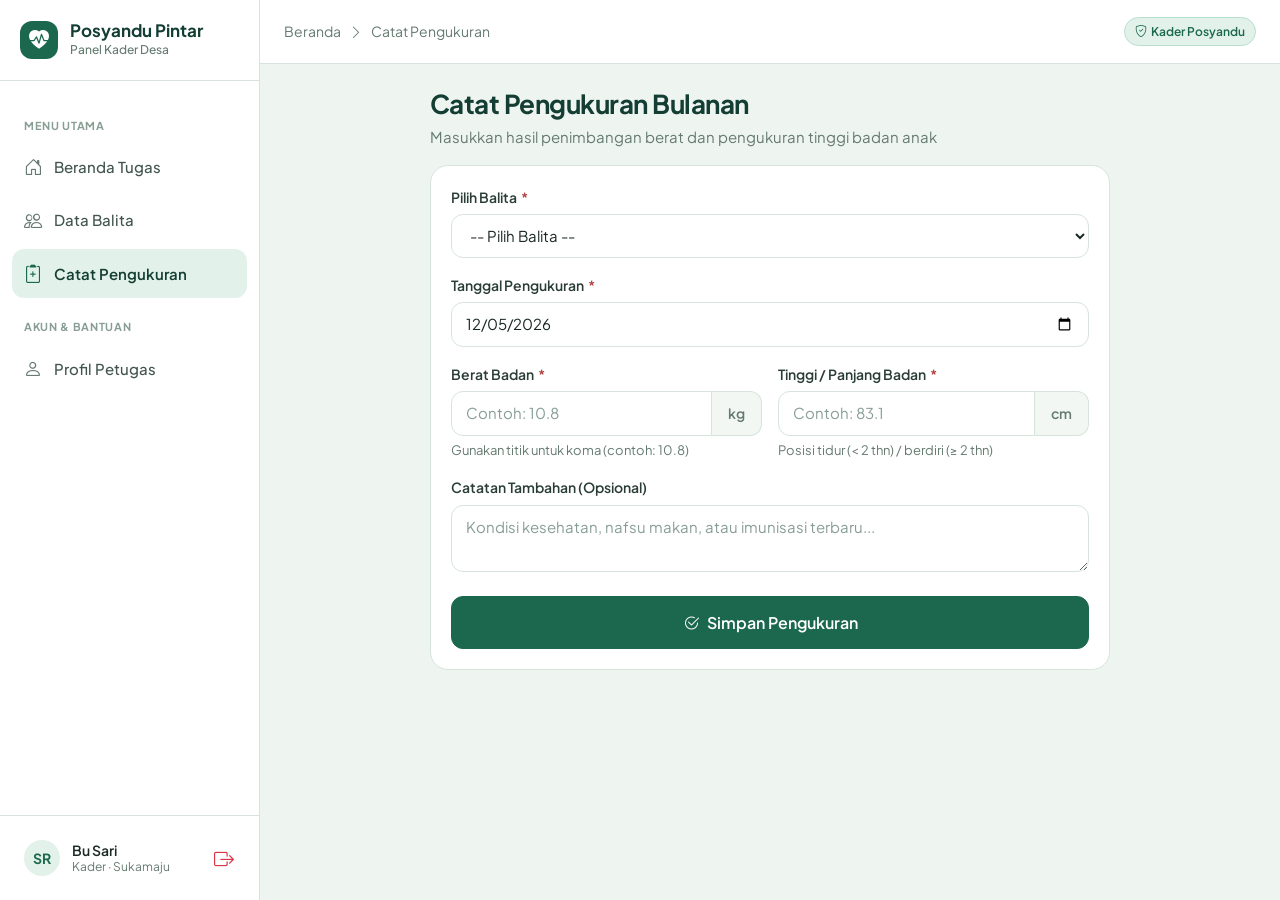
<file: pages/kader/pengukuran.html>
<!DOCTYPE html>
<html lang="id">
<head>
  <meta charset="UTF-8">
  <meta name="viewport" content="width=device-width, initial-scale=1.0">
  <title>Catat Pengukuran — Posyandu Pintar</title>

  <link rel="stylesheet" href="https://cdn.jsdelivr.net/npm/bootstrap@5.3.3/dist/css/bootstrap.min.css">
  <link rel="stylesheet" href="https://cdn.jsdelivr.net/npm/bootstrap-icons@1.11.3/font/bootstrap-icons.min.css">

  <link rel="stylesheet" href="../../assets/css/tokens.css">
  <link rel="stylesheet" href="../../assets/css/base.css">
  <link rel="stylesheet" href="../../assets/css/layout.css">
  <link rel="stylesheet" href="../../assets/css/components.css">
  <link rel="stylesheet" href="../../assets/css/pages.css">
  <link rel="stylesheet" href="../../assets/css/responsive.css">
</head>
<body>

  <div class="app-layout">

    <aside class="app-sidebar">
      <a href="dashboard.html" class="sidebar-brand">
        <div class="brand-icon">
          <i class="bi bi-heart-pulse-fill"></i>
        </div>
        <div class="brand-info">
          <span class="brand-title">Posyandu Pintar</span>
          <span class="brand-subtitle">Panel Kader Desa</span>
        </div>
      </a>

      <nav class="sidebar-nav">
        <div class="sidebar-section-title">Menu Utama</div>
        <ul class="sidebar-menu">
          <li>
            <a href="dashboard.html" class="sidebar-link">
              <i class="bi bi-house-door"></i>
              <span>Beranda Tugas</span>
            </a>
          </li>
          <li>
            <a href="balita.html" class="sidebar-link">
              <i class="bi bi-people"></i>
              <span>Data Balita</span>
            </a>
          </li>
          <li>
            <a href="pengukuran.html" class="sidebar-link active">
              <i class="bi bi-clipboard2-plus"></i>
              <span>Catat Pengukuran</span>
            </a>
          </li>
        </ul>

        <div class="sidebar-section-title">Akun &amp; Bantuan</div>
        <ul class="sidebar-menu">
          <li>
            <a href="../shared/profil.html" class="sidebar-link">
              <i class="bi bi-person"></i>
              <span>Profil Petugas</span>
            </a>
          </li>
        </ul>
      </nav>

      <div class="sidebar-footer">
        <div class="user-profile-widget">
          <div class="user-avatar js-user-avatar">SR</div>
          <div class="user-meta">
            <span class="user-name js-user-name">Bu Sari</span>
            <span class="user-role js-user-role">Kader · Dusun Sukamaju</span>
          </div>
          <button type="button" class="btn btn-link text-danger p-0 ms-auto js-btn-logout" title="Keluar">
            <i class="bi bi-box-arrow-right fs-5"></i>
          </button>
        </div>
      </div>
    </aside>

    <div class="app-main">

      <header class="app-topbar">
        <div class="topbar-left">
          <button type="button" id="btnToggleSidebar" class="btn btn-link text-ink-700 d-md-none p-0 me-2" aria-label="Buka Menu">
            <i class="bi bi-list fs-3"></i>
          </button>
          <div class="topbar-breadcrumb">
            <a href="dashboard.html">Beranda</a>
            <i class="bi bi-chevron-right fs-xs"></i>
            <span>Catat Pengukuran</span>
          </div>
        </div>

        <div class="topbar-right">
          <span class="role-badge-pill">
            <i class="bi bi-shield-check"></i> Kader Posyandu
          </span>
        </div>
      </header>

      <main class="app-content">
        <div class="max-w-700 mx-auto" style="max-width: 680px;">

          <div class="page-header-block mb-3">
            <div>
              <h1 class="page-header-title">Catat Pengukuran Bulanan</h1>
              <p class="page-header-subtitle">Masukkan hasil penimbangan berat dan pengukuran tinggi badan anak</p>
            </div>
          </div>

          <div id="cardFormPengukuran" class="panel-posyandu">
            <form id="formPengukuran">

              <div class="mb-3">
                <label for="selectBalita" class="form-label">
                  Pilih Balita <span class="required-mark">*</span>
                </label>
                <select id="selectBalita" class="form-select-posyandu" required>
                  <option value="">Memuat data balita...</option>
                </select>
              </div>

              <div id="balitaInfoPreview" class="bg-surface-soft p-3 rounded-3 border-line mb-3" style="display: none;">
                <div class="d-flex align-items-center justify-content-between mb-1">
                  <span id="previewNama" class="fw-bold text-forest fs-6">Dinda Aulia</span>
                  <span id="previewUmur" class="badge bg-surface text-ink-800 border">2 tahun 4 bulan</span>
                </div>
                <div id="previewOrtuDusun" class="font-sm text-ink-700">
                  Orang Tua: Siti Aminah · Dusun Melati
                </div>
                <div class="font-sm text-ink-500 mt-1">
                  Catatan Terakhir: <strong id="previewTerakhir">10.6 kg · 82.9 cm (18 Jul 2026)</strong>
                </div>
              </div>

              <div class="mb-3">
                <label for="inputTanggal" class="form-label">
                  Tanggal Pengukuran <span class="required-mark">*</span>
                </label>
                <input type="date" id="inputTanggal" class="form-control-posyandu" required>
              </div>

              <div class="row g-3 mb-3">
                <div class="col-sm-6">
                  <label for="inputBerat" class="form-label">
                    Berat Badan <span class="required-mark">*</span>
                  </label>
                  <div class="input-suffix-group">
                    <input 
                      type="number" 
                      id="inputBerat" 
                      class="form-control-posyandu" 
                      placeholder="Contoh: 10.8" 
                      step="0.05" 
                      min="1" 
                      max="40" 
                      inputmode="decimal" 
                      required
                    >
                    <span class="input-suffix-addon">kg</span>
                  </div>
                  <div class="form-hint">Gunakan titik untuk koma (contoh: 10.8)</div>
                </div>

                <div class="col-sm-6">
                  <label for="inputTinggi" class="form-label">
                    Tinggi / Panjang Badan <span class="required-mark">*</span>
                  </label>
                  <div class="input-suffix-group">
                    <input 
                      type="number" 
                      id="inputTinggi" 
                      class="form-control-posyandu" 
                      placeholder="Contoh: 83.1" 
                      step="0.1" 
                      min="30" 
                      max="140" 
                      inputmode="decimal" 
                      required
                    >
                    <span class="input-suffix-addon">cm</span>
                  </div>
                  <div class="form-hint">Posisi tidur (< 2 thn) / berdiri (≥ 2 thn)</div>
                </div>
              </div>

              <div class="mb-4">
                <label for="inputCatatan" class="form-label">Catatan Tambahan (Opsional)</label>
                <textarea 
                  id="inputCatatan" 
                  class="form-control-posyandu" 
                  rows="2" 
                  placeholder="Kondisi kesehatan, nafsu makan, atau imunisasi terbaru..."
                ></textarea>
              </div>

              <button type="submit" class="btn-posyandu-primary w-100 btn-lg">
                <i class="bi bi-check2-circle"></i> Simpan Pengukuran
              </button>
            </form>
          </div>

          <div id="cardSuccessPengukuran" class="measurement-success-card" style="display: none;">
            <div class="success-badge-icon">
              <i class="bi bi-check-lg"></i>
            </div>
            <h2 class="h4 text-forest mb-1">Pengukuran berhasil dicatat</h2>
            <p id="successNamaBalita" class="fw-bold text-ink-900 fs-5 mb-1">Dinda Aulia</p>
            <div id="successAngkaPengukuran" class="text-ink-700 fs-6 mb-3">10,8 kg · 83,1 cm</div>

            <div class="p-3 bg-surface-soft rounded-3 border-line mb-3 text-start">
              <div class="d-flex align-items-center justify-content-between mb-2">
                <span class="font-sm text-ink-500 font-semibold">Hasil Skrining Awal:</span>
                <div id="successStatusBadge">

                </div>
              </div>
              <p id="successRekomendasi" class="font-sm text-ink-800 mb-2">
                Pertumbuhan perlu ditinjau kembali pada kunjungan berikutnya.
              </p>
              <div class="font-xs text-muted-posyandu border-top pt-2">
                <i class="bi bi-info-circle"></i> Hasil ini merupakan skrining awal dan dapat ditinjau lebih lanjut oleh Bidan Desa.
              </div>
            </div>

            <div class="d-flex gap-2 justify-content-center flex-wrap">
              <a id="btnLihatRiwayatDetail" href="#" class="btn-posyandu-secondary">
                <i class="bi bi-graph-up"></i> Lihat Riwayat Tumbuh
              </a>
              <button type="button" id="btnResetFormPengukuran" class="btn-posyandu-primary">
                <i class="bi bi-plus-lg"></i> Catat Balita Lain
              </button>
            </div>
          </div>
        </div>
      </main>

      <nav class="nav-kader-mobile">
        <a href="dashboard.html" class="nav-kader-item">
          <i class="bi bi-house-door"></i>
          <span>Beranda</span>
        </a>
        <a href="balita.html" class="nav-kader-item">
          <i class="bi bi-people"></i>
          <span>Balita</span>
        </a>
        <a href="pengukuran.html" class="nav-kader-item active">
          <i class="bi bi-clipboard2-plus-fill"></i>
          <span>Ukur</span>
        </a>
      </nav>
    </div>
  </div>

  <script src="../../assets/js/storage.js"></script>
  <script src="../../assets/js/mock-data.js"></script>
  <script src="../../assets/js/components/toast.js"></script>
  <script src="../../assets/js/components/dialog.js"></script>
  <script src="../../assets/js/components/status-badge.js"></script>
  <script src="../../assets/js/components/empty-state.js"></script>
  <script src="../../assets/js/components/loading-state.js"></script>
  <script src="../../assets/js/services/auth-service.js"></script>
  <script src="../../assets/js/services/balita-service.js"></script>
  <script src="../../assets/js/services/pengukuran-service.js"></script>
  <script src="../../assets/js/app.js"></script>
  <script src="../../assets/js/navigation.js"></script>
  <script src="../../assets/js/pages/pengukuran.js"></script>
</body>
</html>
</file>
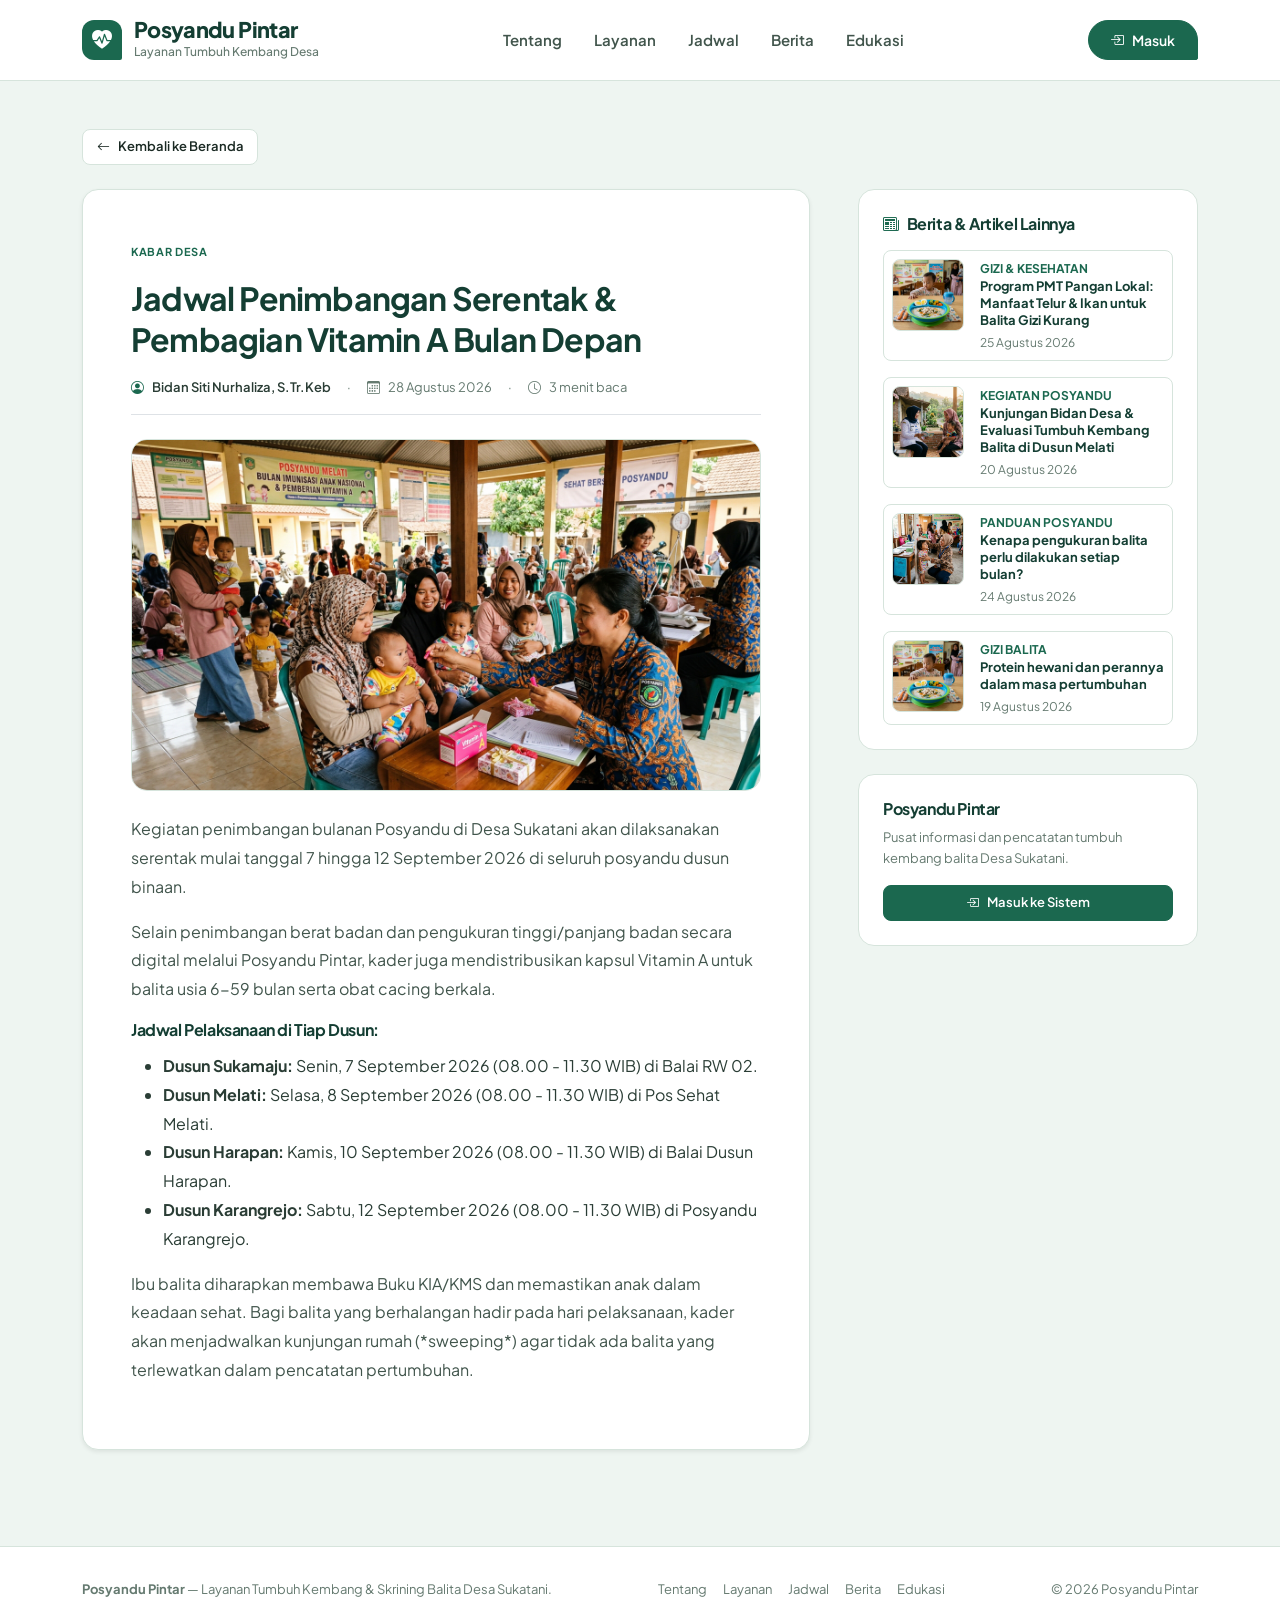
<file: pages/shared/detail-berita.html>
<!DOCTYPE html>
<html lang="id">

<head>
  <meta charset="UTF-8">
  <meta name="viewport" content="width=device-width, initial-scale=1.0">
  <title>Artikel &amp; Berita — Posyandu Pintar</title>
  <meta name="description" content="Kabar kegiatan, berita posyandu, dan panduan tumbuh kembang balita desa.">

  <link rel="stylesheet" href="https://cdn.jsdelivr.net/npm/bootstrap@5.3.3/dist/css/bootstrap.min.css">
  <link rel="stylesheet" href="https://cdn.jsdelivr.net/npm/bootstrap-icons@1.11.3/font/bootstrap-icons.min.css">

  <link rel="stylesheet" href="../../assets/css/tokens.css">
  <link rel="stylesheet" href="../../assets/css/base.css">
  <link rel="stylesheet" href="../../assets/css/layout.css">
  <link rel="stylesheet" href="../../assets/css/components.css">
  <link rel="stylesheet" href="../../assets/css/pages.css">
  <link rel="stylesheet" href="../../assets/css/responsive.css">
</head>

<body class="bg-canvas">

  <header class="landing-nav">
    <div class="container">
      <div class="landing-nav-inner">
        <a href="../../index.html" class="landing-brand">
          <div class="brand-icon">
            <i class="bi bi-heart-pulse-fill"></i>
          </div>
          <div>
            <span class="brand-title">Posyandu Pintar</span>
            <span class="brand-subtitle">Layanan Tumbuh Kembang Desa</span>
          </div>
        </a>

        <nav aria-label="Navigasi Utama">
          <ul class="landing-menu">
            <li><a href="../../index.html#tentang">Tentang</a></li>
            <li><a href="../../index.html#layanan">Layanan</a></li>
            <li><a href="../../index.html#jadwal">Jadwal</a></li>
            <li><a href="../../index.html#berita">Berita</a></li>
            <li><a href="../../index.html#edukasi">Edukasi</a></li>
          </ul>
        </nav>

        <div>
          <a href="../../login.html" class="btn-posyandu-nav">
            <i class="bi bi-box-arrow-in-right"></i> Masuk
          </a>
        </div>
      </div>
    </div>
  </header>

  <main class="py-5">
    <div class="container">
      <div class="mb-4">
        <a href="../../index.html#berita" class="btn-posyandu-secondary btn-sm" id="btnKembaliBerita">
          <i class="bi bi-arrow-left"></i> Kembali ke Beranda
        </a>
      </div>

      <div class="row g-4 g-lg-5 justify-content-center">
        <div class="col-lg-8">
          <article class="bg-surface border-line rounded-4 p-4 p-md-5 shadow-sm">
            <div class="mb-3">
              <span id="detailKategori" class="berita-category-tag">KATEGORI</span>
            </div>

            <h1 id="detailJudul" class="h2 text-forest mb-3 fw-bold" style="line-height: 1.3;">
              Judul Artikel
            </h1>

            <div class="d-flex flex-wrap align-items-center gap-3 font-sm text-ink-500 pb-3 mb-4 border-bottom">
              <div class="d-flex align-items-center gap-2">
                <i class="bi bi-person-circle text-green-brand"></i>
                <span id="detailPenulis" class="fw-semibold text-ink-800">Penulis</span>
              </div>
              <span>·</span>
              <div class="d-flex align-items-center gap-2">
                <i class="bi bi-calendar3"></i>
                <span id="detailTanggal">Tanggal</span>
              </div>
              <span>·</span>
              <div class="d-flex align-items-center gap-2">
                <i class="bi bi-clock"></i>
                <span id="detailWaktuBaca">Waktu Baca</span>
              </div>
            </div>

            <div class="mb-4 rounded-4 overflow-hidden border-line"
              style="max-height: 420px; background-color: var(--surface-soft);">
              <img id="detailGambar" src="" alt="Gambar Artikel" class="w-100 h-100 object-fit-cover"
                style="min-height: 260px;">
            </div>

            <div id="detailIsi" class="text-ink-800" style="line-height: 1.8; font-size: 1rem;">
            </div>
          </article>
        </div>

        <div class="col-lg-4">
          <div class="bg-surface border-line rounded-4 p-4 mb-4">
            <h5 class="text-forest fw-bold mb-3">
              <i class="bi bi-newspaper text-green-brand me-2"></i>Berita &amp; Artikel Lainnya
            </h5>
            <div id="daftarBeritaLain" class="d-flex flex-column gap-3">
            </div>
          </div>

          <div class="bg-surface border-line rounded-4 p-4">
            <h5 class="text-forest fw-bold mb-2">Posyandu Pintar</h5>
            <p class="font-sm text-ink-500 mb-3">
              Pusat informasi dan pencatatan tumbuh kembang balita Desa Sukatani.
            </p>
            <a href="../../login.html" class="btn-posyandu-primary btn-sm w-100">
              <i class="bi bi-box-arrow-in-right"></i> Masuk ke Sistem
            </a>
          </div>
        </div>
      </div>
    </div>
  </main>

  <footer class="portal-footer mt-5">
    <div class="container">
      <div class="d-flex flex-column flex-md-row align-items-center justify-content-between gap-3">
        <div>
          <strong>Posyandu Pintar</strong> — Layanan Tumbuh Kembang &amp; Skrining Balita Desa Sukatani.
        </div>
        <div class="d-flex gap-3 font-sm">
          <a href="../../index.html#tentang" class="text-ink-500">Tentang</a>
          <a href="../../index.html#layanan" class="text-ink-500">Layanan</a>
          <a href="../../index.html#jadwal" class="text-ink-500">Jadwal</a>
          <a href="../../index.html#berita" class="text-ink-500">Berita</a>
          <a href="../../index.html#edukasi" class="text-ink-500">Edukasi</a>
        </div>
        <div class="text-muted-posyandu">
          &copy; 2026 Posyandu Pintar
        </div>
      </div>
    </div>
  </footer>

  <script src="https://cdn.jsdelivr.net/npm/bootstrap@5.3.3/dist/js/bootstrap.bundle.min.js"></script>
  <script src="../../assets/js/storage.js"></script>
  <script src="../../assets/js/mock-data.js"></script>
  <script src="../../assets/js/pages/detail-berita.js"></script>
</body>

</html>
</file>
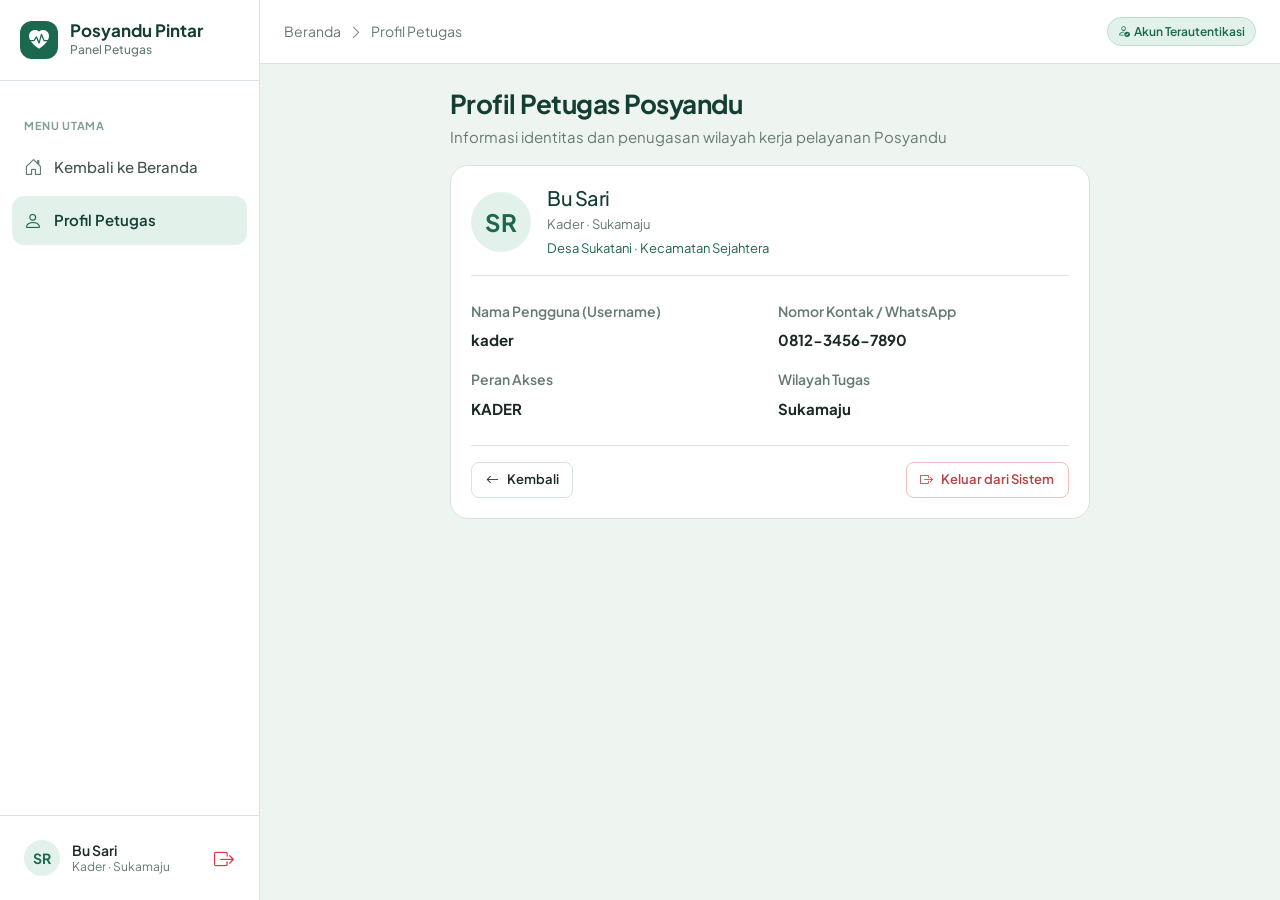
<file: pages/shared/profil.html>
<!DOCTYPE html>
<html lang="id">
<head>
  <meta charset="UTF-8">
  <meta name="viewport" content="width=device-width, initial-scale=1.0">
  <title>Profil Petugas — Posyandu Pintar</title>

  <link rel="stylesheet" href="https://cdn.jsdelivr.net/npm/bootstrap@5.3.3/dist/css/bootstrap.min.css">
  <link rel="stylesheet" href="https://cdn.jsdelivr.net/npm/bootstrap-icons@1.11.3/font/bootstrap-icons.min.css">

  <link rel="stylesheet" href="../../assets/css/tokens.css">
  <link rel="stylesheet" href="../../assets/css/base.css">
  <link rel="stylesheet" href="../../assets/css/layout.css">
  <link rel="stylesheet" href="../../assets/css/components.css">
  <link rel="stylesheet" href="../../assets/css/pages.css">
  <link rel="stylesheet" href="../../assets/css/responsive.css">
</head>
<body>

  <div class="app-layout">

    <aside class="app-sidebar">
      <a href="../kader/dashboard.html" class="sidebar-brand">
        <div class="brand-icon">
          <i class="bi bi-heart-pulse-fill"></i>
        </div>
        <div class="brand-info">
          <span class="brand-title">Posyandu Pintar</span>
          <span class="brand-subtitle">Panel Petugas</span>
        </div>
      </a>

      <nav class="sidebar-nav">
        <div class="sidebar-section-title">Menu Utama</div>
        <ul class="sidebar-menu">
          <li>
            <a id="linkKembaliDashboard" href="../kader/dashboard.html" class="sidebar-link">
              <i class="bi bi-house-door"></i>
              <span>Kembali ke Beranda</span>
            </a>
          </li>
          <li>
            <a href="profil.html" class="sidebar-link active">
              <i class="bi bi-person"></i>
              <span>Profil Petugas</span>
            </a>
          </li>
        </ul>
      </nav>

      <div class="sidebar-footer">
        <div class="user-profile-widget">
          <div class="user-avatar js-user-avatar">SR</div>
          <div class="user-meta">
            <span class="user-name js-user-name">Bu Sari</span>
            <span class="user-role js-user-role">Kader Posyandu</span>
          </div>
          <button type="button" class="btn btn-link text-danger p-0 ms-auto js-btn-logout" title="Keluar">
            <i class="bi bi-box-arrow-right fs-5"></i>
          </button>
        </div>
      </div>
    </aside>

    <div class="app-main">
      <header class="app-topbar">
        <div class="topbar-left">
          <button type="button" id="btnToggleSidebar" class="btn btn-link text-ink-700 d-md-none p-0 me-2" aria-label="Buka Menu">
            <i class="bi bi-list fs-3"></i>
          </button>
          <div class="topbar-breadcrumb">
            <a id="breadcrumbDashboard" href="../kader/dashboard.html">Beranda</a>
            <i class="bi bi-chevron-right fs-xs"></i>
            <span>Profil Petugas</span>
          </div>
        </div>

        <div class="topbar-right">
          <span class="role-badge-pill">
            <i class="bi bi-person-check"></i> Akun Terautentikasi
          </span>
        </div>
      </header>

      <main class="app-content">
        <div class="max-w-700 mx-auto" style="max-width: 640px;">
          <div class="page-header-block mb-3">
            <div>
              <h1 class="page-header-title">Profil Petugas Posyandu</h1>
              <p class="page-header-subtitle">Informasi identitas dan penugasan wilayah kerja pelayanan Posyandu</p>
            </div>
          </div>

          <div class="panel-posyandu">
            <div class="d-flex align-items-center gap-3 mb-4 pb-3 border-bottom">
              <div class="user-avatar js-user-avatar" style="width: 60px; height: 60px; font-size: 1.5rem;">SR</div>
              <div>
                <h2 class="h5 text-forest mb-1 js-user-name">Sari Rahmawati</h2>
                <div class="font-sm text-muted-posyandu js-user-role">Kader · Dusun Sukamaju</div>
                <div class="font-sm text-green-brand mt-1">Desa Sukatani · Kecamatan Sejahtera</div>
              </div>
            </div>

            <div class="row g-3 mb-4">
              <div class="col-sm-6">
                <label class="form-label text-ink-500">Nama Pengguna (Username)</label>
                <div id="profilUsername" class="fw-bold text-ink-900">kader</div>
              </div>
              <div class="col-sm-6">
                <label class="form-label text-ink-500">Nomor Kontak / WhatsApp</label>
                <div id="profilKontak" class="fw-bold text-ink-900">0812-3456-7890</div>
              </div>
              <div class="col-sm-6">
                <label class="form-label text-ink-500">Peran Akses</label>
                <div id="profilPeran" class="fw-bold text-ink-900">Kader Posyandu</div>
              </div>
              <div class="col-sm-6">
                <label class="form-label text-ink-500">Wilayah Tugas</label>
                <div id="profilDusun" class="fw-bold text-ink-900">Dusun Sukamaju</div>
              </div>
            </div>

            <div class="d-flex justify-content-between align-items-center pt-3 border-top">
              <button type="button" class="btn-posyandu-secondary btn-sm" onclick="history.back()">
                <i class="bi bi-arrow-left"></i> Kembali
              </button>
              <button type="button" class="btn-posyandu-danger-outline btn-sm js-btn-logout">
                <i class="bi bi-box-arrow-right"></i> Keluar dari Sistem
              </button>
            </div>
          </div>
        </div>
      </main>
    </div>
  </div>

  <script src="../../assets/js/storage.js"></script>
  <script src="../../assets/js/mock-data.js"></script>
  <script src="../../assets/js/components/toast.js"></script>
  <script src="../../assets/js/components/dialog.js"></script>
  <script src="../../assets/js/services/auth-service.js"></script>
  <script src="../../assets/js/app.js"></script>
  <script src="../../assets/js/navigation.js"></script>
  <script>
    document.addEventListener('DOMContentLoaded', () => {
      const user = AuthService.ambilPenggunaSaatIni();
      if (!user) {
        window.location.href = '../../login.html';
        return;
      }

      document.getElementById('profilUsername').textContent = user.username;
      document.getElementById('profilKontak').textContent = user.telepon || '-';
      document.getElementById('profilPeran').textContent = user.peran.toUpperCase();
      document.getElementById('profilDusun').textContent = user.dusun || 'Semua Dusun';

      const dashboardLink = AuthService.dapatkanRedirectUrl(user.peran);
      document.getElementById('linkKembaliDashboard').href = dashboardLink;
      document.getElementById('breadcrumbDashboard').href = dashboardLink;
    });
  </script>
</body>
</html>
</file>
<file: assets/css/tokens.css>
:root {
  --forest-900: #143e33;
  --forest-800: #1b4d40;
  --forest-700: #235c4e;

  --green-700: #1b684f;
  --green-600: #247d60;
  --green-500: #2f9472;
  --green-200: #b8ded0;
  --green-100: #e2f2eb;
  --green-50:  #f0f8f4;

  --canvas: #eef5f1;
  --canvas-soft: #f5f9f6;
  --surface: #ffffff;
  --surface-soft: #f3f7f4;
  --surface-muted: #e8efe9;

  --ink-900: #1a2923;
  --ink-800: #2a3d35;
  --ink-700: #41554c;
  --ink-500: #657a70;
  --ink-400: #889e94;
  --ink-300: #b0c4bb;
  --ink-white: #ffffff;

  --line: #d6e4dc;
  --line-strong: #bfd4c9;
  --line-focus: #1b684f;

  --success: #277953;
  --success-text: #134d34;
  --success-soft: #e5f5ed;
  --success-border: #b8e2ce;

  --warning: #b37317;
  --warning-text: #784c0c;
  --warning-soft: #fcf1d9;
  --warning-border: #f0dba1;

  --danger: #b34444;
  --danger-text: #752525;
  --danger-soft: #fce8e8;
  --danger-border: #f0bfbf;

  --info: #3c6b87;
  --info-text: #1d4359;
  --info-soft: #e5f1f8;
  --info-border: #b8d6e8;

  --space-2: 2px;
  --space-4: 4px;
  --space-8: 8px;
  --space-12: 12px;
  --space-16: 16px;
  --space-20: 20px;
  --space-24: 24px;
  --space-32: 32px;
  --space-40: 40px;
  --space-48: 48px;
  --space-64: 64px;
  --space-80: 80px;

  --radius-xs: 4px;
  --radius-sm: 8px;
  --radius-md: 12px;
  --radius-lg: 18px;
  --radius-xl: 24px;
  --radius-2xl: 32px;
  --radius-pill: 999px;

  --shadow-xs: 0 1px 3px rgba(26, 41, 35, 0.04);
  --shadow-soft: 0 4px 14px rgba(26, 41, 35, 0.05);
  --shadow-panel: 0 10px 28px rgba(26, 41, 35, 0.07);
  --shadow-dropdown: 0 14px 36px rgba(26, 41, 35, 0.12);

  --font-family-base: 'Plus Jakarta Sans', -apple-system, BlinkMacSystemFont, 'Segoe UI', Roboto, Helvetica, Arial, sans-serif;
  --font-family-mono: 'SFMono-Regular', Menlo, Monaco, Consolas, monospace;

  --transition-fast: 150ms cubic-bezier(0.4, 0, 0.2, 1);
  --transition-base: 250ms cubic-bezier(0.4, 0, 0.2, 1);
}
</file>
<file: assets/css/base.css>
@import url('https://fonts.googleapis.com/css2?family=Plus+Jakarta+Sans:wght@400;500;600;700&display=swap');

*, *::before, *::after {
  box-sizing: border-box;
}

html {
  font-size: 16px;
  -webkit-text-size-adjust: 100%;
  scroll-behavior: smooth;
}

body {
  margin: 0;
  padding: 0;
  font-family: var(--font-family-base);
  font-size: 0.9375rem;
  line-height: 1.6;
  color: var(--ink-900);
  background-color: var(--canvas);
  -webkit-font-smoothing: antialiased;
  -moz-osx-font-smoothing: grayscale;
}

h1, h2, h3, h4, h5, h6 {
  color: var(--forest-900);
  font-weight: 700;
  line-height: 1.25;
  margin-top: 0;
  margin-bottom: var(--space-12);
  letter-spacing: -0.025em;
}

h1 { font-size: 2.25rem; }
h2 { font-size: 1.625rem; }
h3 { font-size: 1.25rem; }
h4 { font-size: 1.125rem; }
h5 { font-size: 1rem; }
h6 { font-size: 0.875rem; }

p {
  margin-top: 0;
  margin-bottom: var(--space-16);
  color: var(--ink-700);
}

a {
  color: var(--green-700);
  text-decoration: none;
  transition: color var(--transition-fast);
}

a:hover {
  color: var(--forest-900);
}

:focus-visible {
  outline: 2px solid var(--green-700);
  outline-offset: 2px;
}

button:focus-visible,
input:focus-visible,
select:focus-visible,
textarea:focus-visible,
a:focus-visible {
  outline: 2px solid var(--green-700);
  outline-offset: 2px;
}

.btn-posyandu-primary {
  display: inline-flex;
  align-items: center;
  justify-content: center;
  gap: var(--space-8);
  background-color: var(--green-700);
  color: var(--ink-white);
  font-family: var(--font-family-base);
  font-weight: 600;
  font-size: 0.9375rem;
  padding: 0.65rem 1.4rem;
  border-radius: var(--radius-md);
  border: 1px solid var(--green-700);
  cursor: pointer;
  transition: all var(--transition-fast);
  min-height: 44px;
  text-decoration: none;
}

.btn-posyandu-primary:hover {
  background-color: var(--forest-900);
  border-color: var(--forest-900);
  color: var(--ink-white);
}

.btn-posyandu-primary:active {
  transform: translateY(1px);
}

.btn-posyandu-nav {
  display: inline-flex;
  align-items: center;
  justify-content: center;
  gap: var(--space-8);
  background-color: var(--green-700);
  color: var(--ink-white);
  font-family: var(--font-family-base);
  font-weight: 600;
  font-size: 0.875rem;
  padding: 0.5rem 1.35rem;
  border-radius: 20px 20px 2px 20px;
  border: 1px solid var(--green-700);
  cursor: pointer;
  transition: all var(--transition-fast);
  text-decoration: none;
}

.btn-posyandu-nav:hover {
  background-color: var(--forest-900);
  border-color: var(--forest-900);
  color: var(--ink-white);
}

.btn-posyandu-secondary {
  display: inline-flex;
  align-items: center;
  justify-content: center;
  gap: var(--space-8);
  background-color: var(--surface);
  color: var(--ink-900);
  font-family: var(--font-family-base);
  font-weight: 600;
  font-size: 0.9375rem;
  padding: 0.65rem 1.4rem;
  border-radius: var(--radius-md);
  border: 1px solid var(--line);
  cursor: pointer;
  transition: all var(--transition-fast);
  min-height: 44px;
  text-decoration: none;
}

.btn-posyandu-secondary:hover {
  background-color: var(--surface-soft);
  border-color: var(--line-strong);
  color: var(--ink-900);
}

.btn-posyandu-outline {
  display: inline-flex;
  align-items: center;
  justify-content: center;
  gap: var(--space-8);
  background-color: transparent;
  color: var(--green-700);
  font-family: var(--font-family-base);
  font-weight: 600;
  font-size: 0.9375rem;
  padding: 0.65rem 1.4rem;
  border-radius: 20px 20px 20px 2px;
  border: 1.5px solid var(--green-700);
  cursor: pointer;
  transition: all var(--transition-fast);
  min-height: 44px;
  text-decoration: none;
}

.btn-posyandu-outline:hover {
  background-color: var(--green-100);
  color: var(--forest-900);
}

.btn-posyandu-soft {
  display: inline-flex;
  align-items: center;
  justify-content: center;
  gap: var(--space-8);
  background-color: var(--green-100);
  color: var(--green-700);
  font-family: var(--font-family-base);
  font-weight: 600;
  font-size: 0.875rem;
  padding: 0.5rem 1rem;
  border-radius: var(--radius-md);
  border: 1px solid transparent;
  cursor: pointer;
  transition: all var(--transition-fast);
  min-height: 38px;
}

.btn-posyandu-soft:hover {
  background-color: var(--green-200);
  color: var(--forest-900);
}

.btn-posyandu-danger-outline {
  display: inline-flex;
  align-items: center;
  justify-content: center;
  gap: var(--space-8);
  background-color: transparent;
  color: var(--danger);
  font-weight: 600;
  font-size: 0.875rem;
  padding: 0.5rem 1rem;
  border-radius: var(--radius-md);
  border: 1px solid var(--danger-border);
  cursor: pointer;
  transition: all var(--transition-fast);
}

.btn-posyandu-danger-outline:hover {
  background-color: var(--danger-soft);
  color: var(--danger-text);
}

.btn-sm {
  padding: 0.4rem 0.85rem;
  font-size: 0.8125rem;
  min-height: 36px;
  border-radius: var(--radius-sm);
}

.btn-lg {
  padding: 0.8rem 1.6rem;
  font-size: 1rem;
  min-height: 48px;
}

.form-label {
  display: block;
  font-weight: 600;
  font-size: 0.875rem;
  color: var(--ink-800);
  margin-bottom: 6px;
}

.form-label .required-mark {
  color: var(--danger);
  margin-left: 2px;
}

.form-control-posyandu,
.form-select-posyandu {
  display: block;
  width: 100%;
  padding: 0.625rem 0.875rem;
  font-family: var(--font-family-base);
  font-size: 0.9375rem;
  line-height: 1.5;
  color: var(--ink-900);
  background-color: var(--surface);
  background-clip: padding-box;
  border: 1px solid var(--line);
  border-radius: var(--radius-md);
  transition: border-color var(--transition-fast), box-shadow var(--transition-fast);
  min-height: 44px;
}

.form-control-posyandu:focus,
.form-select-posyandu:focus {
  border-color: var(--green-700);
  box-shadow: 0 0 0 3px rgba(27, 104, 79, 0.15);
  outline: 0;
}

.form-control-posyandu::placeholder {
  color: var(--ink-400);
}

.form-control-posyandu.is-invalid {
  border-color: var(--danger);
}

.invalid-feedback-custom {
  display: block;
  font-size: 0.8125rem;
  color: var(--danger);
  margin-top: 4px;
  font-weight: 500;
}

.form-hint {
  font-size: 0.8125rem;
  color: var(--ink-500);
  margin-top: 4px;
}

.input-suffix-group {
  display: flex;
  align-items: stretch;
  position: relative;
}

.input-suffix-group .form-control-posyandu {
  border-top-right-radius: 0;
  border-bottom-right-radius: 0;
}

.input-suffix-addon {
  display: flex;
  align-items: center;
  padding: 0 1rem;
  font-size: 0.875rem;
  font-weight: 600;
  color: var(--ink-500);
  background-color: var(--surface-soft);
  border: 1px solid var(--line);
  border-left: 0;
  border-top-right-radius: var(--radius-md);
  border-bottom-right-radius: var(--radius-md);
}

.font-xs { font-size: 0.75rem !important; }
.font-sm { font-size: 0.8125rem !important; }
.font-md { font-size: 0.9375rem !important; }
.font-lg { font-size: 1.0625rem !important; }
.font-semibold { font-weight: 600 !important; }
.font-bold { font-weight: 700 !important; }

.section-header {
  max-width: 600px;
  margin-bottom: var(--space-32);
}

.section-header h2 {
  margin-bottom: var(--space-8);
  letter-spacing: -0.025em;
}

.section-header p {
  margin-bottom: 0;
  color: var(--ink-500);
  font-size: 1rem;
}

.max-w-480 { max-width: 480px; }
.max-w-520 { max-width: 520px; }
.max-w-600 { max-width: 600px; }
.max-w-720 { max-width: 720px; }

.text-ink-900 { color: var(--ink-900) !important; }
.text-ink-800 { color: var(--ink-800) !important; }
.text-ink-700 { color: var(--ink-700) !important; }
.text-ink-500 { color: var(--ink-500) !important; }
.text-ink-400 { color: var(--ink-400) !important; }

.text-muted-posyandu { color: var(--ink-500) !important; }
.text-forest { color: var(--forest-900) !important; }
.text-green-brand { color: var(--green-700) !important; }

.bg-canvas { background-color: var(--canvas) !important; }
.bg-surface { background-color: var(--surface) !important; }
.bg-surface-soft { background-color: var(--surface-soft) !important; }

.bg-danger-soft { background-color: var(--danger-soft) !important; }
.bg-warning-soft { background-color: var(--warning-soft) !important; }
.bg-success-soft { background-color: var(--success-soft) !important; }

.border-line { border: 1px solid var(--line) !important; }
.border-danger-border { border-color: var(--danger-border) !important; }
.border-warning-border { border-color: var(--warning-border) !important; }
.border-success-border { border-color: var(--success-border) !important; }

.text-warning-text { color: var(--warning-text) !important; }
.text-danger-text { color: var(--danger-text) !important; }
.text-success-text { color: var(--success-text) !important; }

.divider-posyandu {
  height: 1px;
  background-color: var(--line);
  margin: var(--space-20) 0;
  border: 0;
}
</file>
<file: assets/css/layout.css>
.app-layout {
  display: flex;
  min-height: 100vh;
  background-color: var(--canvas);
}

.app-sidebar {
  width: 260px;
  background-color: var(--surface);
  border-right: 1px solid var(--line);
  display: flex;
  flex-direction: column;
  position: fixed;
  top: 0;
  bottom: 0;
  left: 0;
  z-index: 1020;
  transition: transform var(--transition-base);
}

.sidebar-brand {
  padding: var(--space-20) var(--space-20);
  border-bottom: 1px solid var(--line);
  display: flex;
  align-items: center;
  gap: var(--space-12);
  text-decoration: none;
}

.brand-icon {
  width: 38px;
  height: 38px;
  background: var(--green-700);
  color: var(--ink-white);
  border-radius: var(--radius-md);
  display: flex;
  align-items: center;
  justify-content: center;
  font-size: 1.25rem;
  flex-shrink: 0;
}

.brand-info {
  display: flex;
  flex-direction: column;
}

.brand-title {
  font-weight: 700;
  font-size: 1.0625rem;
  color: var(--forest-900);
  line-height: 1.2;
}

.brand-subtitle {
  font-size: 0.75rem;
  color: var(--ink-500);
  font-weight: 500;
}

.sidebar-nav {
  padding: var(--space-16) var(--space-12);
  flex-grow: 1;
  overflow-y: auto;
}

.sidebar-section-title {
  font-size: 0.6875rem;
  font-weight: 700;
  text-transform: uppercase;
  letter-spacing: 0.06em;
  color: var(--ink-400);
  padding: var(--space-8) var(--space-12);
  margin-top: var(--space-12);
}

.sidebar-menu {
  list-style: none;
  padding: 0;
  margin: 0;
  display: flex;
  flex-direction: column;
  gap: 4px;
}

.sidebar-link {
  display: flex;
  align-items: center;
  gap: var(--space-12);
  padding: 0.625rem var(--space-12);
  color: var(--ink-700);
  font-weight: 500;
  font-size: 0.9375rem;
  border-radius: var(--radius-md);
  text-decoration: none;
  transition: all var(--transition-fast);
}

.sidebar-link i {
  font-size: 1.15rem;
  color: var(--ink-500);
  transition: color var(--transition-fast);
}

.sidebar-link:hover {
  background-color: var(--surface-soft);
  color: var(--forest-900);
}

.sidebar-link:hover i {
  color: var(--green-700);
}

.sidebar-link.active {
  background-color: var(--green-100);
  color: var(--forest-900);
  font-weight: 600;
}

.sidebar-link.active i {
  color: var(--green-700);
}

.sidebar-link .badge-nav {
  margin-left: auto;
  font-size: 0.75rem;
  padding: 2px 8px;
  border-radius: var(--radius-pill);
  background-color: var(--warning-soft);
  color: var(--warning-text);
  font-weight: 600;
  border: 1px solid var(--warning-border);
}

.sidebar-footer {
  padding: var(--space-16);
  border-top: 1px solid var(--line);
  background-color: var(--surface);
}

.user-profile-widget {
  display: flex;
  align-items: center;
  gap: var(--space-12);
  padding: var(--space-8);
  border-radius: var(--radius-md);
  text-decoration: none;
  color: var(--ink-900);
}

.user-profile-widget:hover {
  background-color: var(--surface-soft);
}

.user-avatar {
  width: 36px;
  height: 36px;
  border-radius: var(--radius-pill);
  background-color: var(--green-100);
  color: var(--green-700);
  display: flex;
  align-items: center;
  justify-content: center;
  font-weight: 700;
  font-size: 0.875rem;
  flex-shrink: 0;
}

.user-meta {
  display: flex;
  flex-direction: column;
  overflow: hidden;
  line-height: 1.3;
}

.user-name {
  font-weight: 600;
  font-size: 0.875rem;
  color: var(--ink-900);
  white-space: nowrap;
  text-overflow: ellipsis;
  overflow: hidden;
}

.user-role {
  font-size: 0.75rem;
  color: var(--ink-500);
}

.app-main {
  flex: 1;
  margin-left: 260px;
  display: flex;
  flex-direction: column;
  min-height: 100vh;
  min-width: 0;
}

.app-topbar {
  height: 64px;
  background-color: var(--surface);
  border-bottom: 1px solid var(--line);
  padding: 0 var(--space-24);
  display: flex;
  align-items: center;
  justify-content: space-between;
  position: sticky;
  top: 0;
  z-index: 1010;
}

.topbar-left {
  display: flex;
  align-items: center;
  gap: var(--space-16);
}

.topbar-title {
  font-size: 1.125rem;
  font-weight: 700;
  color: var(--forest-900);
  margin: 0;
}

.topbar-breadcrumb {
  display: flex;
  align-items: center;
  gap: var(--space-8);
  font-size: 0.875rem;
  color: var(--ink-500);
}

.topbar-breadcrumb a {
  color: var(--ink-500);
  text-decoration: none;
}

.topbar-breadcrumb a:hover {
  color: var(--green-700);
}

.topbar-right {
  display: flex;
  align-items: center;
  gap: var(--space-16);
}

.role-badge-pill {
  font-size: 0.75rem;
  font-weight: 600;
  padding: 4px 10px;
  border-radius: var(--radius-pill);
  background-color: var(--green-100);
  color: var(--green-700);
  border: 1px solid var(--green-200);
  display: inline-flex;
  align-items: center;
  gap: 4px;
}

.app-content {
  padding: var(--space-24);
  flex-grow: 1;
  max-width: 1320px;
  width: 100%;
  margin: 0 auto;
}

.page-header-block {
  margin-bottom: var(--space-24);
  display: flex;
  align-items: flex-start;
  justify-content: space-between;
  flex-wrap: wrap;
  gap: var(--space-16);
}

.page-header-title {
  font-size: 1.625rem;
  font-weight: 700;
  color: var(--forest-900);
  margin-bottom: var(--space-4);
  letter-spacing: -0.02em;
}

.page-header-subtitle {
  font-size: 0.9375rem;
  color: var(--ink-500);
  margin-bottom: 0;
}

.nav-kader-mobile {
  display: none; 
  position: fixed;
  bottom: 0;
  left: 0;
  right: 0;
  height: 60px;
  background-color: var(--surface);
  border-top: 1px solid var(--line);
  z-index: 1030;
  justify-content: space-around;
  align-items: center;
  padding: 0 var(--space-8);
  box-shadow: 0 -2px 10px rgba(31, 41, 37, 0.05);
}

.nav-kader-item {
  display: flex;
  flex-direction: column;
  align-items: center;
  justify-content: center;
  gap: 2px;
  color: var(--ink-500);
  text-decoration: none;
  font-size: 0.6875rem;
  font-weight: 600;
  padding: 6px 12px;
  border-radius: var(--radius-sm);
  transition: color var(--transition-fast);
  position: relative;
  min-width: 64px;
}

.nav-kader-item i {
  font-size: 1.25rem;
}

.nav-kader-item:hover {
  color: var(--forest-900);
}

.nav-kader-item.active {
  color: var(--green-700);
}

.nav-kader-item.active i {
  color: var(--green-700);
}

.nav-kader-item .badge-dot {
  position: absolute;
  top: 4px;
  right: 18px;
  width: 8px;
  height: 8px;
  background-color: var(--warning);
  border-radius: 50%;
  border: 1px solid var(--surface);
}
</file>
<file: assets/css/components.css>
.status-badge {
  display: inline-flex;
  align-items: center;
  gap: 6px;
  font-size: 0.8125rem;
  font-weight: 600;
  padding: 4px 10px;
  border-radius: var(--radius-pill);
  line-height: 1.2;
  white-space: nowrap;
}

.status-badge i {
  font-size: 0.875rem;
}

.status-badge-normal {
  background-color: var(--success-soft);
  color: var(--success-text);
  border: 1px solid var(--success-border);
}

.status-badge-pemantauan {
  background-color: var(--warning-soft);
  color: var(--warning-text);
  border: 1px solid var(--warning-border);
}

.status-badge-prioritas {
  background-color: var(--danger-soft);
  color: var(--danger-text);
  border: 1px solid var(--danger-border);
}

.status-badge-neutral {
  background-color: var(--surface-soft);
  color: var(--ink-700);
  border: 1px solid var(--line);
}

.panel-posyandu {
  background-color: var(--surface);
  border: 1px solid var(--line);
  border-radius: var(--radius-lg);
  padding: var(--space-20);
  margin-bottom: var(--space-20);
}

.panel-header {
  display: flex;
  align-items: center;
  justify-content: space-between;
  margin-bottom: var(--space-16);
  padding-bottom: var(--space-12);
  border-bottom: 1px solid var(--surface-soft);
}

.panel-title {
  font-size: 1.125rem;
  font-weight: 700;
  color: var(--forest-900);
  margin: 0;
}

.panel-subtitle {
  font-size: 0.8125rem;
  color: var(--ink-500);
  margin: 2px 0 0 0;
}

.panel-work-prompt {
  background: linear-gradient(135deg, var(--forest-900) 0%, var(--forest-800) 100%);
  color: var(--ink-white);
  border-radius: var(--radius-lg);
  padding: var(--space-24);
  margin-bottom: var(--space-24);
  position: relative;
  overflow: hidden;
}

.panel-work-prompt h2 {
  color: var(--ink-white);
  font-size: 1.5rem;
  font-weight: 700;
  margin-bottom: var(--space-8);
}

.panel-work-prompt p {
  color: var(--green-100);
  font-size: 0.9375rem;
  margin-bottom: var(--space-20);
  max-width: 600px;
}

.prompt-actions {
  display: flex;
  align-items: center;
  gap: var(--space-12);
  flex-wrap: wrap;
}

.prompt-actions .btn-posyandu-primary {
  background-color: var(--green-500);
  border-color: var(--green-500);
  color: var(--ink-white);
}

.prompt-actions .btn-posyandu-primary:hover {
  background-color: var(--green-600);
}

.prompt-actions .btn-posyandu-secondary {
  background-color: rgba(255, 255, 255, 0.15);
  border-color: rgba(255, 255, 255, 0.25);
  color: var(--ink-white);
}

.prompt-actions .btn-posyandu-secondary:hover {
  background-color: rgba(255, 255, 255, 0.25);
}

.metrics-strip {
  display: grid;
  grid-template-columns: repeat(auto-fit, minmax(180px, 1fr));
  gap: var(--space-16);
  margin-bottom: var(--space-24);
}

.metric-item {
  background-color: var(--surface);
  border: 1px solid var(--line);
  border-radius: var(--radius-md);
  padding: var(--space-16);
}

.metric-label {
  font-size: 0.8125rem;
  font-weight: 600;
  color: var(--ink-500);
  margin-bottom: var(--space-4);
}

.metric-value {
  font-size: 1.75rem;
  font-weight: 700;
  color: var(--forest-900);
  line-height: 1.1;
}

.metric-sub {
  font-size: 0.75rem;
  color: var(--ink-400);
  margin-top: var(--space-4);
}

.daftar-balita {
  display: flex;
  flex-direction: column;
  gap: var(--space-12);
}

.item-balita {
  background-color: var(--surface);
  border: 1px solid var(--line);
  border-radius: var(--radius-md);
  padding: var(--space-16);
  display: flex;
  align-items: center;
  justify-content: space-between;
  gap: var(--space-16);
  transition: border-color var(--transition-fast), box-shadow var(--transition-fast);
}

.item-balita:hover {
  border-color: var(--line-strong);
  box-shadow: var(--shadow-xs);
}

.item-balita-main {
  display: flex;
  align-items: flex-start;
  gap: var(--space-12);
  min-width: 0;
  flex: 1;
}

.avatar-circle {
  width: 42px;
  height: 42px;
  border-radius: 50%;
  background-color: var(--green-100);
  color: var(--green-700);
  font-weight: 700;
  font-size: 0.9375rem;
  display: flex;
  align-items: center;
  justify-content: center;
  flex-shrink: 0;
}

.item-balita-info {
  display: flex;
  flex-direction: column;
  min-width: 0;
}

.item-balita-name {
  font-weight: 700;
  font-size: 1rem;
  color: var(--forest-900);
  margin-bottom: 2px;
  white-space: nowrap;
  overflow: hidden;
  text-overflow: ellipsis;
}

.item-balita-meta {
  font-size: 0.8125rem;
  color: var(--ink-500);
  display: flex;
  align-items: center;
  gap: 6px;
  flex-wrap: wrap;
}

.item-balita-parent {
  font-size: 0.8125rem;
  color: var(--ink-700);
  margin-top: 2px;
}

.item-balita-actions {
  display: flex;
  align-items: center;
  gap: var(--space-8);
  flex-shrink: 0;
}

.table-posyandu-wrap {
  background-color: var(--surface);
  border: 1px solid var(--line);
  border-radius: var(--radius-lg);
  overflow: hidden;
}

.table-posyandu {
  width: 100%;
  border-collapse: collapse;
  margin-bottom: 0;
  font-size: 0.875rem;
}

.table-posyandu th {
  background-color: var(--surface-soft);
  color: var(--ink-700);
  font-weight: 600;
  font-size: 0.8125rem;
  padding: 0.75rem 1rem;
  border-bottom: 1px solid var(--line);
  text-align: left;
  white-space: nowrap;
}

.table-posyandu td {
  padding: 0.875rem 1rem;
  border-bottom: 1px solid var(--line);
  color: var(--ink-800);
  vertical-align: middle;
}

.table-posyandu tr:last-child td {
  border-bottom: 0;
}

.table-posyandu tbody tr:hover {
  background-color: var(--green-50);
}

.toolbar-posyandu {
  display: flex;
  align-items: center;
  justify-content: space-between;
  gap: var(--space-12);
  margin-bottom: var(--space-16);
  flex-wrap: wrap;
}

.search-input-wrap {
  position: relative;
  flex: 1;
  min-width: 240px;
}

.search-input-wrap i {
  position: absolute;
  left: 12px;
  top: 50%;
  transform: translateY(-50%);
  color: var(--ink-400);
  font-size: 0.9375rem;
}

.search-input-wrap input {
  padding-left: 36px;
}

.toolbar-filters {
  display: flex;
  align-items: center;
  gap: var(--space-8);
  flex-wrap: wrap;
}

.alert-anomaly {
  background-color: var(--warning-soft);
  border: 1px solid var(--warning-border);
  border-radius: var(--radius-md);
  padding: var(--space-16);
  margin-bottom: var(--space-20);
  display: flex;
  gap: var(--space-12);
  align-items: flex-start;
}

.alert-anomaly-icon {
  color: var(--warning);
  font-size: 1.25rem;
  line-height: 1;
  margin-top: 2px;
}

.alert-anomaly-content {
  flex: 1;
}

.alert-anomaly-title {
  font-weight: 700;
  font-size: 0.9375rem;
  color: var(--warning-text);
  margin-bottom: 4px;
}

.alert-anomaly-desc {
  font-size: 0.875rem;
  color: var(--ink-700);
  margin-bottom: var(--space-12);
}

.alert-anomaly-actions {
  display: flex;
  gap: var(--space-8);
}

.empty-state {
  text-align: center;
  padding: var(--space-48) var(--space-20);
  background-color: var(--surface);
  border: 1px dashed var(--line-strong);
  border-radius: var(--radius-lg);
  margin: var(--space-16) 0;
}

.empty-state-icon {
  width: 56px;
  height: 56px;
  border-radius: 50%;
  background-color: var(--surface-soft);
  color: var(--ink-400);
  display: inline-flex;
  align-items: center;
  justify-content: center;
  font-size: 1.75rem;
  margin-bottom: var(--space-16);
}

.empty-state-title {
  font-weight: 700;
  font-size: 1.0625rem;
  color: var(--forest-900);
  margin-bottom: var(--space-8);
}

.empty-state-desc {
  font-size: 0.875rem;
  color: var(--ink-500);
  max-width: 400px;
  margin: 0 auto var(--space-20) auto;
}

.skeleton-box {
  background: linear-gradient(90deg, var(--surface-soft) 25%, var(--line) 37%, var(--surface-soft) 63%);
  background-size: 400% 100%;
  animation: skeleton-loading 1.4s ease infinite;
  border-radius: var(--radius-sm);
}

@keyframes skeleton-loading {
  0% { background-position: 100% 50%; }
  100% { background-position: 0 50%; }
}

.skeleton-text {
  height: 16px;
  margin-bottom: 8px;
}

.skeleton-title {
  height: 24px;
  width: 60%;
  margin-bottom: 12px;
}

.posyandu-toast-container {
  position: fixed;
  top: 20px;
  right: 20px;
  z-index: 1090;
  display: flex;
  flex-direction: column;
  gap: var(--space-8);
  pointer-events: none;
}

.posyandu-toast {
  background-color: var(--surface);
  border: 1px solid var(--line);
  border-radius: var(--radius-md);
  box-shadow: var(--shadow-panel);
  padding: 0.75rem 1.25rem;
  display: flex;
  align-items: center;
  gap: var(--space-12);
  min-width: 280px;
  max-width: 400px;
  pointer-events: auto;
  transform: translateY(-20px);
  opacity: 0;
  transition: all var(--transition-base);
}

.posyandu-toast.show {
  transform: translateY(0);
  opacity: 1;
}

.posyandu-toast-success i { color: var(--success); }
.posyandu-toast-danger i { color: var(--danger); }
.posyandu-toast-warning i { color: var(--warning); }
.posyandu-toast-info i { color: var(--info); }

.modal-content-posyandu {
  border-radius: var(--radius-lg);
  border: 1px solid var(--line);
  box-shadow: var(--shadow-panel);
}

.modal-header-posyandu {
  padding: var(--space-16) var(--space-20);
  border-bottom: 1px solid var(--line);
}

.modal-title-posyandu {
  font-weight: 700;
  font-size: 1.125rem;
  color: var(--forest-900);
  margin: 0;
}

.modal-body-posyandu {
  padding: var(--space-20);
}

.modal-footer-posyandu {
  padding: var(--space-16) var(--space-20);
  border-top: 1px solid var(--line);
  background-color: var(--surface-soft);
  display: flex;
  justify-content: flex-end;
  gap: var(--space-12);
  border-bottom-left-radius: var(--radius-lg);
  border-bottom-right-radius: var(--radius-lg);
}

.timeline-pengukuran {
  position: relative;
  padding-left: var(--space-24);
}

.timeline-pengukuran::before {
  content: '';
  position: absolute;
  left: 7px;
  top: 8px;
  bottom: 8px;
  width: 2px;
  background-color: var(--line);
}

.timeline-item {
  position: relative;
  padding-bottom: var(--space-20);
}

.timeline-item:last-child {
  padding-bottom: 0;
}

.timeline-bullet {
  position: absolute;
  left: -24px;
  top: 4px;
  width: 16px;
  height: 16px;
  border-radius: 50%;
  background-color: var(--surface);
  border: 3px solid var(--green-700);
}

.timeline-card {
  background-color: var(--surface);
  border: 1px solid var(--line);
  border-radius: var(--radius-md);
  padding: var(--space-12) var(--space-16);
}
</file>
<file: assets/css/pages.css>
.landing-nav {
  background-color: var(--surface);
  padding: 1.15rem 0;
  border-bottom: 1px solid var(--line);
  position: sticky;
  top: 0;
  z-index: 1000;
}

.landing-nav-inner {
  display: flex;
  align-items: center;
  justify-content: space-between;
}

.landing-brand {
  display: flex;
  align-items: center;
  gap: var(--space-12);
  text-decoration: none;
}

.landing-brand .brand-icon {
  width: 40px;
  height: 40px;
  background-color: var(--green-700);
  color: #fff;
  border-radius: 12px 12px 2px 12px;
  display: flex;
  align-items: center;
  justify-content: center;
  font-size: 1.25rem;
}

.landing-brand .brand-title {
  font-size: 1.35rem;
  font-weight: 800;
  color: var(--forest-900);
  letter-spacing: -0.03em;
  display: block;
  line-height: 1.1;
}

.landing-brand .brand-subtitle {
  font-size: 0.75rem;
  color: var(--ink-500);
  font-weight: 500;
  display: block;
}

.landing-menu {
  display: flex;
  align-items: center;
  gap: var(--space-32);
  list-style: none;
  margin: 0;
  padding: 0;
}

.landing-menu a {
  color: var(--ink-700);
  font-weight: 600;
  font-size: 0.9375rem;
  transition: color var(--transition-fast);
}

.landing-menu a:hover {
  color: var(--green-700);
}

.hero-section {
  padding: var(--space-64) 0;
  background-color: var(--canvas);
}

.hero-title {
  font-size: 3rem;
  font-weight: 700;
  color: var(--forest-900);
  line-height: 1.15;
  letter-spacing: -0.035em;
  margin-bottom: var(--space-20);
}

.hero-desc {
  font-size: 1.125rem;
  color: var(--ink-700);
  line-height: 1.6;
  margin-bottom: var(--space-48);
  max-width: 520px;
}

.hero-cta-group {
  display: flex;
  align-items: center;
  gap: var(--space-16);
  flex-wrap: wrap;
}

.hero-media-wrapper {
  position: relative;
  display: flex;
  align-items: center;
  justify-content: center;
  gap: var(--space-16);
}

.hero-photo-main {
  width: 54%;
  height: 380px;
  border-radius: 100px 24px 100px 24px;
  overflow: hidden;
  border: 2px solid rgba(27, 104, 79, 0.25);
  box-shadow: var(--shadow-panel);
  background-color: var(--surface);
}

.hero-photo-main img {
  width: 100%;
  height: 100%;
  object-fit: cover;
}

.hero-photo-secondary {
  width: 44%;
  height: 320px;
  border-radius: 24px 80px 24px 24px;
  overflow: hidden;
  border: 2px solid rgba(27, 104, 79, 0.25);
  box-shadow: var(--shadow-soft);
  background-color: var(--surface);
}

.hero-photo-secondary img {
  width: 100%;
  height: 100%;
  object-fit: cover;
}

.info-kegiatan-band {
  background-color: var(--surface);
  border-top: 1px solid var(--line);
  border-bottom: 1px solid var(--line);
  padding: var(--space-20) 0;
}

.kegiatan-wrapper {
  display: flex;
  align-items: center;
  justify-content: space-between;
  gap: var(--space-24);
  flex-wrap: wrap;
}

.kegiatan-main-info {
  display: flex;
  align-items: center;
  gap: var(--space-20);
  flex: 1;
  min-width: 280px;
}

.kegiatan-date-badge {
  display: flex;
  flex-direction: column;
  align-items: center;
  justify-content: center;
  background-color: var(--green-100);
  border: 1px solid var(--green-200);
  border-radius: var(--radius-md);
  padding: 8px 16px;
  min-width: 68px;
  text-align: center;
  flex-shrink: 0;
}

.kegiatan-date-num {
  font-size: 1.625rem;
  font-weight: 800;
  color: var(--forest-900);
  line-height: 1;
  font-family: var(--font-family-mono);
}

.kegiatan-date-month {
  font-size: 0.6875rem;
  font-weight: 700;
  text-transform: uppercase;
  letter-spacing: 0.08em;
  color: var(--green-700);
  margin-top: 2px;
}

.kegiatan-tag {
  font-size: 0.6875rem;
  font-weight: 700;
  text-transform: uppercase;
  letter-spacing: 0.06em;
  color: var(--green-700);
  margin-bottom: 2px;
}

.kegiatan-title {
  font-size: 1.0625rem;
  font-weight: 700;
  color: var(--forest-900);
  margin-bottom: 2px;
}

.kegiatan-meta {
  font-size: 0.8125rem;
  color: var(--ink-500);
  display: flex;
  align-items: center;
  gap: var(--space-12);
  flex-wrap: wrap;
}

.kegiatan-services {
  display: flex;
  align-items: center;
  gap: var(--space-8);
  flex-wrap: wrap;
}

.kegiatan-service-pill {
  font-size: 0.75rem;
  font-weight: 500;
  color: var(--ink-700);
  background-color: var(--surface-soft);
  border: 1px solid var(--line);
  padding: 3px 10px;
  border-radius: var(--radius-pill);
}

.context-section {
  padding: var(--space-64) 0;
  background-color: var(--surface);
  border-bottom: 1px solid var(--line);
}

.stat-callout-number {
  font-size: 3.5rem;
  font-weight: 800;
  color: var(--green-700);
  line-height: 1;
  letter-spacing: -0.03em;
  font-family: var(--font-family-mono);
}

.stat-callout-label {
  font-size: 1.0625rem;
  font-weight: 700;
  color: var(--forest-900);
  margin-top: var(--space-8);
  margin-bottom: var(--space-4);
}

.stat-callout-source {
  font-size: 0.8125rem;
  color: var(--ink-500);
}

.problem-editorial-left h2 {
  font-size: 1.875rem;
  line-height: 1.25;
  letter-spacing: -0.02em;
}

.problem-editorial-list {
  display: flex;
  flex-direction: column;
}

.problem-editorial-item {
  padding: var(--space-16) 0;
  border-bottom: 1px solid var(--line);
}

.problem-editorial-item:first-child {
  padding-top: 0;
}

.problem-editorial-item:last-child {
  border-bottom: 0;
  padding-bottom: 0;
}

.problem-editorial-item h4 {
  font-size: 1rem;
  font-weight: 700;
  color: var(--forest-900);
  margin-bottom: 4px;
}

.problem-editorial-item p {
  font-size: 0.875rem;
  color: var(--ink-700);
  margin: 0;
  line-height: 1.55;
}

.layanan-section {
  padding: var(--space-64) 0;
  background-color: var(--canvas-soft);
}

.layanan-split-layout {
  display: grid;
  grid-template-columns: 1.15fr 1fr;
  gap: var(--space-32);
  align-items: stretch;
}

.layanan-featured-panel {
  background-color: var(--surface);
  border: 1px solid var(--line);
  border-radius: var(--radius-lg);
  padding: var(--space-32);
  display: flex;
  flex-direction: column;
  justify-content: space-between;
}

.layanan-badge-label {
  font-size: 0.75rem;
  font-weight: 700;
  text-transform: uppercase;
  color: var(--green-700);
  background-color: var(--green-100);
  padding: 4px 10px;
  border-radius: var(--radius-sm);
  display: inline-block;
  margin-bottom: var(--space-16);
}

.layanan-featured-panel h3 {
  font-size: 1.5rem;
  margin-bottom: var(--space-12);
}

.layanan-featured-panel p {
  font-size: 1rem;
  color: var(--ink-700);
  margin-bottom: var(--space-24);
  line-height: 1.6;
}

.layanan-editorial-list {
  display: flex;
  flex-direction: column;
}

.layanan-editorial-item {
  padding: var(--space-20) 0;
  border-bottom: 1px solid var(--line);
}

.layanan-editorial-item:first-child {
  padding-top: 0;
}

.layanan-editorial-item:last-child {
  border-bottom: 0;
  padding-bottom: 0;
}

.layanan-editorial-item h4 {
  font-size: 1.0625rem;
  font-weight: 700;
  color: var(--forest-900);
  margin-bottom: 4px;
}

.layanan-editorial-item p {
  font-size: 0.875rem;
  color: var(--ink-700);
  margin: 0;
  line-height: 1.55;
}

.how-section {
  padding: var(--space-64) 0;
  background-color: var(--surface);
  border-top: 1px solid var(--line);
  border-bottom: 1px solid var(--line);
}

.alur-flow-container {
  display: grid;
  grid-template-columns: repeat(3, 1fr);
  gap: var(--space-32);
  position: relative;
}

.alur-step-item {
  position: relative;
}

.alur-step-header {
  display: flex;
  align-items: center;
  gap: var(--space-12);
  margin-bottom: var(--space-16);
}

.alur-step-num {
  width: 38px;
  height: 38px;
  border-radius: 12px 12px 2px 12px;
  background-color: var(--green-100);
  color: var(--green-700);
  font-weight: 700;
  font-size: 0.875rem;
  font-family: var(--font-family-mono);
  display: flex;
  align-items: center;
  justify-content: center;
  flex-shrink: 0;
}

.alur-step-line {
  height: 1px;
  background-color: var(--line-strong);
  flex-grow: 1;
}

.alur-step-item:last-child .alur-step-line {
  display: none;
}

.alur-step-item h3 {
  font-size: 1.125rem;
  font-weight: 700;
  color: var(--forest-900);
  margin-bottom: var(--space-8);
}

.alur-step-item p {
  font-size: 0.875rem;
  color: var(--ink-700);
  margin: 0;
  line-height: 1.6;
}

.experience-section {
  padding: var(--space-64) 0;
  background-color: var(--canvas-soft);
}

.experience-grid {
  display: grid;
  grid-template-columns: 1fr 1fr;
  gap: var(--space-24);
}

.experience-card {
  background-color: var(--surface);
  border: 1px solid var(--line);
  border-radius: var(--radius-lg);
  padding: var(--space-24);
  display: flex;
  flex-direction: column;
}

.experience-badge {
  font-size: 0.75rem;
  font-weight: 700;
  text-transform: uppercase;
  letter-spacing: 0.05em;
  padding: 4px 10px;
  border-radius: var(--radius-sm);
  display: inline-block;
  margin-bottom: var(--space-12);
}

.experience-badge-kader {
  background-color: var(--green-100);
  color: var(--green-700);
}

.experience-badge-bidan {
  background-color: var(--forest-900);
  color: #fff;
}

.mini-mock-screen {
  background-color: var(--canvas-soft);
  border: 1px solid var(--line);
  border-radius: var(--radius-md);
  padding: var(--space-16);
  margin: var(--space-16) 0;
  flex-grow: 1;
}

.mini-mock-row {
  background-color: var(--surface);
  border: 1px solid var(--line);
  border-radius: var(--radius-sm);
  padding: 8px 12px;
  display: flex;
  align-items: center;
  justify-content: space-between;
  margin-bottom: 6px;
  font-size: 0.8125rem;
}

.mini-mock-row:last-child {
  margin-bottom: 0;
}

.berita-section {
  padding: var(--space-64) 0;
  background-color: var(--surface);
  border-top: 1px solid var(--line);
  border-bottom: 1px solid var(--line);
}

.berita-editorial-grid {
  display: grid;
  grid-template-columns: 1.25fr 1fr;
  gap: var(--space-24);
  align-items: stretch;
}

.berita-featured-card {
  background-color: var(--surface);
  border: 1px solid var(--line);
  border-radius: var(--radius-lg);
  overflow: hidden;
  display: flex;
  flex-direction: column;
  text-decoration: none;
  color: inherit;
  transition: transform var(--transition-fast), box-shadow var(--transition-fast), border-color var(--transition-fast);
}

.berita-featured-card:hover {
  transform: translateY(-2px);
  border-color: var(--green-600);
}

.berita-featured-img {
  width: 100%;
  height: 220px;
  background-color: var(--surface-soft);
  overflow: hidden;
}

.berita-featured-img img {
  width: 100%;
  height: 100%;
  object-fit: cover;
  transition: transform var(--transition-base);
}

.berita-featured-card:hover .berita-featured-img img {
  transform: scale(1.02);
}

.berita-featured-body {
  padding: var(--space-20);
  display: flex;
  flex-direction: column;
  flex-grow: 1;
}

.berita-category-tag {
  font-size: 0.6875rem;
  font-weight: 700;
  letter-spacing: 0.06em;
  text-transform: uppercase;
  color: var(--green-700);
  margin-bottom: var(--space-6);
}

.berita-featured-body h4 {
  font-size: 1.125rem;
  color: var(--forest-900);
  margin-bottom: var(--space-8);
  line-height: 1.35;
}

.berita-featured-body p {
  font-size: 0.875rem;
  color: var(--ink-700);
  margin-bottom: var(--space-16);
  flex-grow: 1;
}

.berita-secondary-list {
  display: flex;
  flex-direction: column;
  gap: var(--space-16);
}

.berita-secondary-card {
  background-color: var(--surface);
  border: 1px solid var(--line);
  border-radius: var(--radius-md);
  padding: var(--space-16);
  display: flex;
  gap: var(--space-16);
  align-items: center;
  text-decoration: none;
  color: inherit;
  transition: transform var(--transition-fast), border-color var(--transition-fast);
  flex: 1;
}

.berita-secondary-card:hover {
  transform: translateY(-2px);
  border-color: var(--green-600);
}

.berita-sec-thumbnail {
  width: 88px;
  height: 88px;
  min-width: 88px;
  border-radius: var(--radius-sm);
  overflow: hidden;
  background-color: var(--surface-soft);
}

.berita-sec-thumbnail img {
  width: 100%;
  height: 100%;
  object-fit: cover;
}

.berita-meta {
  font-size: 0.8125rem;
  color: var(--ink-500);
  display: flex;
  align-items: center;
  gap: 6px;
  border-top: 1px solid var(--line);
  padding-top: var(--space-10);
  margin-top: auto;
}

.edukasi-section {
  padding: var(--space-64) 0;
  background-color: var(--canvas-soft);
}

.edukasi-grid {
  display: grid;
  grid-template-columns: 1.2fr 1fr;
  gap: var(--space-24);
  align-items: stretch;
}

.edukasi-featured-card {
  background-color: var(--surface);
  border: 1px solid var(--line);
  border-radius: var(--radius-lg);
  overflow: hidden;
  display: flex;
  flex-direction: column;
  justify-content: space-between;
  text-decoration: none;
  color: inherit;
  transition: transform var(--transition-fast), border-color var(--transition-fast);
}

.edukasi-featured-card:hover {
  transform: translateY(-2px);
  border-color: var(--green-600);
}

.edukasi-featured-body {
  padding: var(--space-24);
  display: flex;
  flex-direction: column;
  flex-grow: 1;
}

.edukasi-secondary-list {
  display: flex;
  flex-direction: column;
  gap: var(--space-16);
}

.edukasi-secondary-card {
  background-color: var(--surface);
  border: 1px solid var(--line);
  border-radius: var(--radius-md);
  padding: var(--space-16);
  display: flex;
  gap: var(--space-16);
  align-items: center;
  text-decoration: none;
  color: inherit;
  transition: transform var(--transition-fast), border-color var(--transition-fast);
}

.edukasi-secondary-card:hover {
  transform: translateY(-2px);
  border-color: var(--green-600);
}

.edukasi-sec-img {
  width: 88px;
  height: 88px;
  min-width: 88px;
  border-radius: var(--radius-sm);
  overflow: hidden;
  background-color: var(--surface-soft);
}

.edukasi-sec-img img {
  width: 100%;
  height: 100%;
  object-fit: cover;
}

.akses-sistem-section {
  padding: var(--space-64) 0;
  background-color: var(--forest-900);
  color: #fff;
  position: relative;
  overflow: hidden;
}

.akses-grid {
  display: grid;
  grid-template-columns: 1.15fr 1fr;
  gap: var(--space-48);
  align-items: center;
}

.akses-badge {
  font-size: 0.75rem;
  font-weight: 700;
  letter-spacing: 0.08em;
  text-transform: uppercase;
  color: var(--green-200);
  margin-bottom: var(--space-12);
  display: inline-block;
}

.akses-text-content h2 {
  color: #fff;
  font-size: 2.25rem;
  font-weight: 700;
  line-height: 1.2;
  letter-spacing: -0.025em;
  margin-bottom: var(--space-12);
}

.akses-text-content p {
  color: var(--green-100);
  font-size: 1.0625rem;
  line-height: 1.65;
  margin-bottom: var(--space-32);
  max-width: 500px;
}

.akses-image-wrapper {
  position: relative;
}

.akses-image-card {
  width: 100%;
  height: 330px;
  border-radius: 36px 16px 36px 16px;
  overflow: hidden;
  box-shadow: 0 24px 50px rgba(0, 0, 0, 0.45);
  border: 2px solid rgba(255, 255, 255, 0.2);
  position: relative;
}

.akses-image-card img {
  width: 100%;
  height: 100%;
  object-fit: cover;
}

.akses-image-overlay {
  position: absolute;
  inset: 0;
  background: linear-gradient(180deg, rgba(20, 62, 51, 0.1) 20%, rgba(15, 45, 36, 0.88) 100%);
  display: flex;
  flex-direction: column;
  justify-content: flex-end;
  padding: var(--space-24);
  color: #fff;
}

.akses-overlay-badge {
  font-size: 0.6875rem;
  font-weight: 700;
  text-transform: uppercase;
  letter-spacing: 0.08em;
  color: var(--green-200);
  margin-bottom: 4px;
}

.akses-overlay-title {
  font-size: 1.125rem;
  font-weight: 700;
  color: #fff;
  margin-bottom: 2px;
  line-height: 1.3;
  text-shadow: 0 2px 8px rgba(0, 0, 0, 0.6);
}

.akses-overlay-sub {
  font-size: 0.8125rem;
  color: var(--green-100);
  text-shadow: 0 1px 4px rgba(0, 0, 0, 0.6);
}

.portal-footer {
  padding: var(--space-32) 0;
  background-color: var(--surface);
  border-top: 1px solid var(--line);
  font-size: 0.8125rem;
  color: var(--ink-500);
}

.login-body {
  background-color: var(--canvas);
  min-height: 100vh;
  display: flex;
  align-items: center;
  justify-content: center;
  padding: var(--space-20);
}

.login-card {
  width: 100%;
  max-width: 440px;
  background-color: var(--surface);
  border: 1px solid var(--line);
  border-radius: var(--radius-xl);
  padding: var(--space-32);
  box-shadow: var(--shadow-panel);
}

.login-header {
  text-align: center;
  margin-bottom: var(--space-24);
}

.login-logo {
  width: 48px;
  height: 48px;
  background-color: var(--green-700);
  color: #fff;
  border-radius: 14px 14px 2px 14px;
  display: inline-flex;
  align-items: center;
  justify-content: center;
  font-size: 1.5rem;
  margin-bottom: var(--space-12);
}

.demo-account-box {
  background-color: var(--surface-soft);
  border: 1px solid var(--line);
  border-radius: var(--radius-md);
  padding: var(--space-12) var(--space-16);
  margin-top: var(--space-20);
}

.demo-account-title {
  font-size: 0.75rem;
  font-weight: 700;
  text-transform: uppercase;
  color: var(--ink-500);
  margin-bottom: var(--space-8);
  letter-spacing: 0.05em;
}

.demo-chips {
  display: flex;
  gap: var(--space-8);
  flex-wrap: wrap;
}

.demo-chip {
  font-size: 0.8125rem;
  font-weight: 600;
  padding: 4px 10px;
  background-color: var(--surface);
  border: 1px solid var(--line);
  border-radius: var(--radius-sm);
  cursor: pointer;
  color: var(--forest-900);
  transition: all var(--transition-fast);
}

.demo-chip:hover {
  background-color: var(--green-100);
  border-color: var(--green-200);
  color: var(--green-700);
}

.child-profile-hero {
  background-color: var(--surface);
  border: 1px solid var(--line);
  border-radius: var(--radius-lg);
  padding: var(--space-24);
  margin-bottom: var(--space-20);
}

.child-profile-main {
  display: flex;
  align-items: flex-start;
  justify-content: space-between;
  gap: var(--space-20);
  flex-wrap: wrap;
}

.child-identity {
  display: flex;
  align-items: center;
  gap: var(--space-16);
}

.child-avatar-large {
  width: 64px;
  height: 64px;
  border-radius: 50%;
  background-color: var(--green-100);
  color: var(--green-700);
  font-size: 1.5rem;
  font-weight: 700;
  display: flex;
  align-items: center;
  justify-content: center;
}

.child-meta-grid {
  display: grid;
  grid-template-columns: repeat(auto-fit, minmax(130px, 1fr));
  gap: var(--space-12);
  margin-top: var(--space-20);
  padding-top: var(--space-16);
  border-top: 1px solid var(--surface-soft);
}

.child-meta-cell {
  display: flex;
  flex-direction: column;
}

.child-meta-cell .label {
  font-size: 0.75rem;
  color: var(--ink-500);
  font-weight: 500;
}

.child-meta-cell .val {
  font-size: 1.125rem;
  font-weight: 700;
  color: var(--forest-900);
}

.chart-toggle-group {
  display: flex;
  background-color: var(--surface-soft);
  padding: 3px;
  border-radius: var(--radius-md);
  border: 1px solid var(--line);
}

.chart-toggle-btn {
  padding: 4px 12px;
  font-size: 0.8125rem;
  font-weight: 600;
  border-radius: var(--radius-sm);
  background: transparent;
  border: 0;
  color: var(--ink-500);
  cursor: pointer;
}

.chart-toggle-btn.active {
  background-color: var(--surface);
  color: var(--forest-900);
  box-shadow: var(--shadow-xs);
}

.measurement-success-card {
  background-color: var(--surface);
  border: 1px solid var(--success-border);
  border-radius: var(--radius-lg);
  padding: var(--space-24);
  text-align: center;
  box-shadow: var(--shadow-panel);
}

.success-badge-icon {
  width: 52px;
  height: 52px;
  border-radius: 50%;
  background-color: var(--success-soft);
  color: var(--success);
  font-size: 1.75rem;
  display: inline-flex;
  align-items: center;
  justify-content: center;
  margin-bottom: var(--space-16);
}
</file>
<file: assets/css/responsive.css>
@media (max-width: 767.98px) {
  .landing-nav {
    padding: 0.85rem 0;
  }

  .landing-menu {
    display: none;
  }

  .hero-section {
    padding: var(--space-40) 0 var(--space-32) 0;
  }

  .hero-title {
    font-size: 2rem;
    line-height: 1.22;
  }

  .hero-desc {
    font-size: 1rem;
  }

  .hero-media-wrapper {
    flex-direction: column;
    margin-top: var(--space-24);
  }

  .hero-photo-main {
    width: 100%;
    height: 260px;
    border-radius: 48px 16px 48px 16px;
  }

  .hero-photo-secondary {
    display: none;
  }

  .info-kegiatan-band {
    padding: var(--space-16) 0;
  }

  .kegiatan-wrapper {
    flex-direction: column;
    align-items: flex-start;
    gap: var(--space-16);
  }

  .kegiatan-main-info {
    width: 100%;
    align-items: flex-start;
  }

  .context-section,
  .layanan-section,
  .how-section,
  .experience-section,
  .berita-section,
  .edukasi-section,
  .akses-sistem-section {
    padding: var(--space-40) 0;
  }

  .stat-callout-number {
    font-size: 2.75rem;
  }

  .problem-editorial-left h2 {
    font-size: 1.5rem;
  }

  .layanan-split-layout {
    grid-template-columns: 1fr;
    gap: var(--space-24);
  }

  .layanan-featured-panel {
    padding: var(--space-20);
  }

  .alur-flow-container {
    grid-template-columns: 1fr;
    gap: var(--space-24);
  }

  .alur-step-line {
    display: none;
  }

  .experience-grid {
    grid-template-columns: 1fr;
    gap: var(--space-20);
  }

  .berita-editorial-grid {
    grid-template-columns: 1fr;
    gap: var(--space-20);
  }

  .berita-featured-img {
    height: 180px;
  }

  .berita-secondary-card {
    flex-direction: row;
    gap: var(--space-12);
    padding: var(--space-12);
  }

  .berita-sec-thumbnail {
    width: 72px;
    height: 72px;
    min-width: 72px;
  }

  .edukasi-grid {
    grid-template-columns: 1fr;
    gap: var(--space-20);
  }

  .edukasi-secondary-card {
    padding: var(--space-12);
    gap: var(--space-12);
  }

  .edukasi-sec-img {
    width: 72px;
    height: 72px;
    min-width: 72px;
  }

  .akses-grid {
    grid-template-columns: 1fr;
    gap: var(--space-32);
  }

  .akses-image-card {
    height: 240px;
    border-radius: 24px 12px 24px 12px;
  }

  .app-sidebar {
    transform: translateX(-100%);
    box-shadow: var(--shadow-panel);
  }

  .app-sidebar.sidebar-open {
    transform: translateX(0);
  }

  .app-main {
    margin-left: 0;
  }

  .app-content {
    padding: var(--space-16);
    padding-bottom: 80px;
  }

  .app-topbar {
    padding: 0 var(--space-16);
    height: 56px;
  }

  .nav-kader-mobile {
    display: flex;
  }

  .d-desktop-table {
    display: none !important;
  }

  .d-mobile-list {
    display: flex !important;
    flex-direction: column;
    gap: var(--space-12);
  }

  .metrics-strip {
    grid-template-columns: 1fr 1fr;
    gap: var(--space-12);
  }

  .metric-item {
    padding: var(--space-12);
  }

  .metric-value {
    font-size: 1.375rem;
  }

  .item-balita {
    flex-direction: column;
    align-items: stretch;
    gap: var(--space-12);
  }

  .item-balita-actions {
    justify-content: flex-end;
    width: 100%;
    border-top: 1px solid var(--surface-soft);
    padding-top: var(--space-8);
  }

  .child-profile-main {
    flex-direction: column;
  }

  .child-meta-grid {
    grid-template-columns: 1fr 1fr;
  }
}

@media (min-width: 768px) and (max-width: 991.98px) {
  .hero-section {
    padding: var(--space-48) 0 var(--space-36) 0;
  }

  .hero-title {
    font-size: 2.25rem;
  }

  .hero-photo-main {
    height: 320px;
  }

  .hero-photo-secondary {
    height: 270px;
  }

  .layanan-split-layout {
    grid-template-columns: 1fr;
  }

  .berita-editorial-grid {
    grid-template-columns: 1fr;
  }

  .edukasi-grid {
    grid-template-columns: 1fr;
  }

  .akses-grid {
    grid-template-columns: 1fr;
    gap: var(--space-32);
  }

  .akses-image-card {
    height: 280px;
  }

  .app-sidebar {
    width: 220px;
  }

  .app-main {
    margin-left: 220px;
  }

  .d-mobile-list {
    display: none !important;
  }

  .d-desktop-table {
    display: block !important;
  }
}

@media (min-width: 992px) {
  .nav-kader-mobile {
    display: none !important;
  }

  .d-mobile-list {
    display: none !important;
  }

  .d-desktop-table {
    display: block !important;
  }
}
</file>
